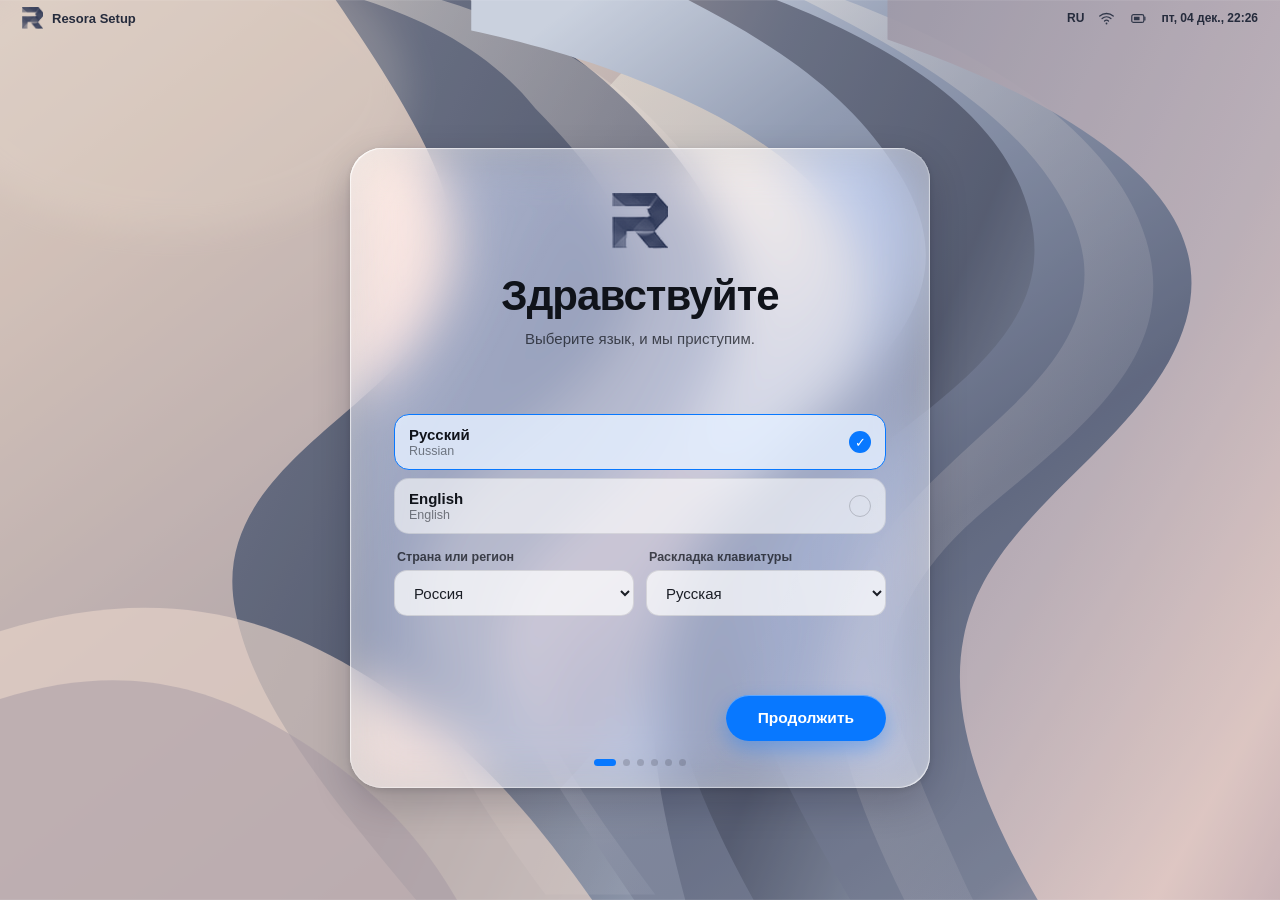
<file: ui/index.html>
<!doctype html>
<html lang="ru">
<head>
<meta charset="utf-8">
<meta name="viewport" content="width=device-width,initial-scale=1,viewport-fit=cover">
<meta name="color-scheme" content="light dark">
<title>Resora Desktop</title>
<style>
:root{--accent:#0878ff;--fg:#15151a;--muted:#73747c;--glass:rgba(248,248,252,.77);--glass-strong:rgba(250,250,253,.91);--line:rgba(255,255,255,.52);--card:rgba(245,246,251,.53);--sidebar:rgba(245,246,249,.74);--shadow:0 28px 90px rgba(10,14,31,.28),0 2px 12px rgba(10,14,31,.14);--window-radius:22px;--text-scale:1;}
*{box-sizing:border-box}html,body{height:100%;width:100%;margin:0;overflow:hidden;font-family:-apple-system,BlinkMacSystemFont,"Segoe UI",Inter,Arial,sans-serif;color:var(--fg);font-size:14px;-webkit-font-smoothing:antialiased;user-select:none}button,input{font:inherit}button{border:0;cursor:pointer;color:inherit}button:focus-visible,input:focus-visible{outline:2px solid var(--accent);outline-offset:2px}.desktop{height:100%;width:100%;position:relative;overflow:hidden;background:#6477eb;background-image:url('assets/wallpaper.svg');background-size:cover;background-position:center;isolation:isolate}.desktop:after{content:"";position:absolute;inset:0;pointer-events:none;z-index:-1;background:linear-gradient(118deg,rgba(24,23,90,.08),transparent 45%,rgba(255,210,224,.12))}.menu-bar{position:absolute;z-index:900;top:0;left:0;right:0;height:34px;display:flex;align-items:center;justify-content:space-between;padding:0 15px 0 13px;color:rgba(255,255,255,.97);text-shadow:0 1px 3px rgba(9,12,30,.42);background:linear-gradient(180deg,rgba(16,18,42,.20),rgba(16,18,42,.025));font-size:13px;font-weight:600;letter-spacing:.005em;-webkit-font-smoothing:antialiased}.menu-left,.menu-right{display:flex;align-items:center;min-width:0}.menu-left{gap:10px}.brand-mark{width:26px;height:26px;display:grid;place-items:center;flex:0 0 auto;background:transparent;border-radius:7px;padding:1px;color:rgba(255,255,255,.98);transition:background .18s,transform .18s}.brand-mark:hover{background:rgba(255,255,255,.16);transform:scale(1.04)}.brand-mark svg{width:23px;height:23px;display:block}.app-menus{display:flex;align-items:center;gap:15px;font-size:13px;font-weight:550;white-space:nowrap}.app-menus:empty{display:none}.app-menus button{background:transparent;padding:4px 0;opacity:.95}.app-menus button:hover{opacity:1}.menu-right{gap:8px;font-size:12.5px;font-weight:600;white-space:nowrap}.menu-right .status-btn{width:21px;height:24px;display:grid;place-items:center;background:transparent;border-radius:6px;padding:0;color:rgba(255,255,255,.97);opacity:1;transition:background .15s,transform .15s}.menu-right .status-btn:hover{background:rgba(255,255,255,.16);transform:translateY(-.5px)}.menu-right .status-btn svg{width:14px;height:14px;display:block}.clock{font-variant-numeric:tabular-nums;white-space:nowrap;letter-spacing:.01em;font-size:12px;font-weight:650;margin-left:2px;color:rgba(255,255,255,.98);text-shadow:0 1px 3px rgba(9,12,30,.44)}.control-popover{position:absolute;right:12px;top:39px;width:270px;padding:15px;background:rgba(249,249,252,.83);backdrop-filter:blur(35px) saturate(1.5);border:1px solid rgba(255,255,255,.55);border-radius:18px;box-shadow:var(--shadow);display:none;z-index:1000}.control-popover.open{display:block}.control-row{display:flex;align-items:center;justify-content:space-between;padding:10px 2px;border-bottom:1px solid rgba(100,100,110,.13)}.control-row:last-child{border-bottom:0}.switch{width:38px;height:22px;border-radius:99px;background:#c6c7ce;padding:3px;display:flex;transition:background .2s}.switch:after{content:"";height:16px;width:16px;background:white;border-radius:50%;box-shadow:0 1px 4px #0002;transition:transform .2s}.switch.on{background:#1684ff}.switch.on:after{transform:translateX(16px)}
.dock-wrap{position:absolute;z-index:800;bottom:9px;left:50%;transform:translateX(-50%);max-width:calc(100vw - 24px);display:flex;justify-content:center}.dock{height:76px;max-width:calc(100vw - 24px);padding:8px 10px;display:flex;align-items:center;gap:7px;border-radius:25px;background:linear-gradient(180deg,rgba(255,255,255,.20) 0%,rgba(244,247,255,.11) 35%,rgba(32,38,55,.23) 100%);border:1px solid rgba(255,255,255,.36);box-shadow:0 14px 38px rgba(12,17,35,.17),inset 0 1px 0 rgba(255,255,255,.48),inset 0 -1px 0 rgba(20,25,45,.10);backdrop-filter:blur(42px) saturate(1.62) contrast(1.03);-webkit-backdrop-filter:blur(42px) saturate(1.62) contrast(1.03)}.dock-item{width:55px;height:55px;position:relative;flex:0 0 auto;display:grid;place-items:center;background:transparent;padding:0;border-radius:14px;transform-origin:center bottom;transition:transform .18s cubic-bezier(.2,.8,.2,1),filter .18s}.dock-item:hover{transform:translateY(-7px) scale(1.12);filter:drop-shadow(0 8px 6px rgba(19,24,45,.22))}.dock-item:active{transform:translateY(-2px) scale(1.04)}.dock-item svg,.dock-item img{width:54px;height:54px;display:block;object-fit:contain;filter:drop-shadow(0 2px 2px rgba(0,0,0,.16))}.dock-item .tip{position:absolute;bottom:65px;left:50%;transform:translate(-50%,4px);padding:6px 10px;border-radius:8px;background:rgba(25,27,38,.86);color:#fff;font-size:12px;font-weight:550;white-space:nowrap;opacity:0;pointer-events:none;transition:.14s}.dock-item:hover .tip{opacity:1;transform:translate(-50%,0)}.dock-item.active:after{content:"";position:absolute;bottom:-6px;left:50%;transform:translateX(-50%);width:4px;height:4px;border-radius:50%;background:rgba(20,26,44,.88)}.dock-divider{height:43px;width:1px;background:rgba(255,255,255,.48);margin:0 1px 0 3px;flex:0 0 auto}.dock-trash{opacity:.86}
.win{position:absolute;z-index:20;display:none;flex-direction:column;overflow:hidden;min-width:360px;min-height:250px;border-radius:var(--window-radius);border:1px solid rgba(255,255,255,.56);background:rgba(250,250,252,.75);box-shadow:var(--shadow);backdrop-filter:blur(38px) saturate(1.48);-webkit-backdrop-filter:blur(38px) saturate(1.48);transform:translateZ(0);animation:window-in .2s ease-out}.win.open{display:flex}.win.focused{z-index:100}.win.maximized{left:12px!important;top:43px!important;width:calc(100vw - 24px)!important;height:calc(100vh - 128px)!important;max-width:none!important;max-height:none!important;border-radius:17px}.win-header{height:47px;flex:0 0 47px;display:flex;align-items:center;gap:13px;padding:0 15px;background:rgba(248,248,251,.46);border-bottom:1px solid rgba(80,83,100,.1);position:relative;cursor:grab}.win-header:active{cursor:grabbing}.traffic{display:flex;gap:7px;align-items:center;flex:0 0 auto}.traffic button{width:12px;height:12px;border-radius:50%;padding:0;box-shadow:inset 0 0 0 1px #00000008}.traffic .red{background:#ff5f57}.traffic .yellow{background:#febc2e}.traffic .green{background:#28c840}.win-title{font-size:14px;font-weight:650;flex:1;min-width:0;text-align:center;pointer-events:none;margin-right:66px}.win-controls{display:flex;gap:5px;align-items:center}.win-controls button{width:29px;height:28px;border-radius:7px;background:transparent;display:grid;place-items:center;color:#50515c}.win-controls button:hover{background:rgba(80,80,90,.1)}.win-controls svg{height:15px;width:15px}.win-body{min-height:0;flex:1;overflow:hidden;position:relative}.toolbar{height:56px;border-bottom:1px solid rgba(90,90,100,.12);display:flex;align-items:center;gap:12px;padding:0 18px;background:rgba(255,255,255,.25)}.back-group{height:40px;display:flex;align-items:center;border:1px solid rgba(90,90,100,.16);background:rgba(255,255,255,.39);border-radius:22px;overflow:hidden}.back-group button{height:39px;width:39px;background:transparent;display:grid;place-items:center;color:#42434d}.back-group button:hover{background:rgba(255,255,255,.45)}.back-group svg{width:18px;height:18px}.toolbar-title{font-size:16px;font-weight:650;margin-left:3px;white-space:nowrap;overflow:hidden;text-overflow:ellipsis}.toolbar-spacer{flex:1}.tool-btn{height:34px;min-width:34px;padding:0 9px;display:flex;gap:7px;align-items:center;justify-content:center;border-radius:10px;background:rgba(255,255,255,.36);border:1px solid rgba(100,100,110,.10);font-size:13px}.tool-btn:hover{background:rgba(255,255,255,.65)}.tool-btn svg{width:17px;height:17px}.searchbox{height:34px;width:205px;display:flex;align-items:center;gap:7px;padding:0 10px;background:rgba(255,255,255,.48);border:1px solid rgba(100,100,110,.12);border-radius:10px}.searchbox svg{width:16px;height:16px;color:#70717b;flex:0 0 auto}.searchbox input{border:0;outline:none;background:transparent;min-width:0;width:100%;font-size:13px;color:var(--fg)}
/* Settings */
.settings-win{width:min(1000px,calc(100vw - 42px));height:min(650px,calc(100vh - 132px));left:50%;top:50%;transform:translate(-50%,-50%)}.settings-body{display:grid;grid-template-columns:246px 1fr;background:rgba(255,255,255,.21)}.settings-sidebar{padding:14px 11px;background:rgba(235,236,242,.55);border-right:1px solid rgba(100,100,110,.10);overflow:auto}.settings-search{height:34px;border:1px solid rgba(100,100,110,.13);border-radius:18px;display:flex;align-items:center;padding:0 10px;gap:8px;background:rgba(255,255,255,.37);margin:2px 3px 17px}.settings-search svg{width:15px;height:15px;color:#747580}.settings-search input{border:0;outline:0;background:transparent;width:100%;min-width:0}.settings-nav{display:flex;flex-direction:column;gap:4px}.settings-nav button{display:flex;align-items:center;gap:11px;min-height:37px;padding:7px 10px;text-align:left;background:transparent;border-radius:9px;font-size:13.5px;color:#30313a}.settings-nav button.active{background:var(--accent);color:white}.settings-nav svg{width:19px;height:19px;flex:0 0 auto}.settings-content{overflow:auto;padding:24px 28px 32px}.page-heading{font-size:25px;letter-spacing:-.025em;font-weight:700;margin:0 0 20px}.section-label{font-size:14px;font-weight:650;margin:23px 0 10px}.setting-card{background:rgba(242,243,247,.66);border:1px solid rgba(255,255,255,.53);border-radius:16px;padding:15px 16px;margin-bottom:11px}.setting-row{display:flex;align-items:center;gap:15px;min-height:55px}.setting-row+.setting-row{border-top:1px solid rgba(100,100,110,.12);padding-top:12px;margin-top:12px}.setting-label{flex:1;font-size:14px}.setting-sub{color:var(--muted);font-size:12px;margin-top:4px}.theme-options{display:flex;gap:12px}.theme-option{width:78px;padding:4px;background:transparent;border:2px solid transparent;border-radius:12px;text-align:center;font-size:12px;font-weight:600}.theme-option.selected{border-color:var(--accent)}.theme-swatch{height:47px;border-radius:8px;margin-bottom:6px;border:1px solid rgba(0,0,0,.09);box-shadow:inset 0 1px 0 #ffffff55}.theme-light{background:linear-gradient(145deg,#fafbff,#c9d7ef)}.theme-dark{background:linear-gradient(145deg,#303340,#111522)}.theme-auto{background:linear-gradient(90deg,#f8f9ff 50%,#252a39 50%)}.range-row{display:flex;gap:12px;align-items:center;color:var(--muted);font-size:12px}.range-row input{width:100%;accent-color:var(--accent)}.accent-list{display:flex;align-items:center;gap:11px;flex-wrap:wrap}.accent-dot{height:25px;width:25px;border-radius:50%;border:2px solid rgba(255,255,255,.88);box-shadow:0 0 0 1px rgba(0,0,0,.09);padding:0}.accent-dot.selected{box-shadow:0 0 0 2px var(--accent),0 0 0 4px rgba(255,255,255,.8)}.appearance-preview{height:123px;border-radius:12px;overflow:hidden;position:relative;background:linear-gradient(120deg,#4d51dc,#8fa3eb 55%,#e9abc6);border:1px solid rgba(255,255,255,.7);margin-top:14px}.mini-window{position:absolute;left:13%;right:13%;top:14px;bottom:-20px;border-radius:10px 10px 0 0;background:rgba(250,250,252,.75);backdrop-filter:blur(9px);box-shadow:0 5px 15px #131f4625}.mini-top{height:20px;border-bottom:1px solid #aaa3;background:#f4f4f4;border-radius:10px 10px 0 0}.mini-dot{display:inline-block;width:6px;height:6px;border-radius:50%;background:#ff6159;margin:7px 0 0 7px}.small-note{font-size:12px;line-height:1.5;color:var(--muted)}.pill-button{border-radius:9px;padding:8px 12px;background:var(--accent);color:white;font-size:13px;font-weight:600}.pill-button.secondary{background:rgba(110,113,126,.12);color:var(--fg)}
/* Finder */
.files-win{width:min(1050px,calc(100vw - 42px));height:min(625px,calc(100vh - 134px));left:50%;top:48%;transform:translate(-50%,-50%)}.files-body{display:grid;grid-template-columns:235px 1fr}.files-sidebar{background:rgba(235,236,242,.56);border-right:1px solid rgba(100,100,110,.1);padding:13px 10px;overflow:auto}.sidebar-caption{font-size:11px;letter-spacing:.02em;font-weight:700;color:#777985;margin:15px 9px 7px}.sidebar-link{display:flex;align-items:center;gap:10px;height:34px;border-radius:9px;padding:0 10px;margin:2px 0;background:transparent;width:100%;text-align:left;font-size:13.5px}.sidebar-link.active{background:rgba(120,122,131,.16)}.sidebar-link svg{width:17px;height:17px;color:#287dff;flex:0 0 auto}.files-main{display:flex;flex-direction:column;min-width:0;min-height:0}.files-main .toolbar{height:58px;flex:0 0 auto}.file-grid{padding:21px 25px;display:grid;grid-template-columns:repeat(auto-fill,minmax(105px,1fr));grid-auto-rows:115px;align-content:start;gap:8px;overflow:auto;flex:1}.file-tile{border:1px solid transparent;border-radius:10px;background:transparent;display:flex;flex-direction:column;align-items:center;gap:7px;padding:9px 5px 7px;min-width:0}.file-tile:hover{background:rgba(100,147,255,.10);border-color:rgba(100,147,255,.12)}.file-tile.selected{background:rgba(55,122,255,.16);border-color:rgba(35,113,255,.3)}.file-tile svg{height:51px;width:51px;flex:0 0 auto;filter:drop-shadow(0 2px 2px #00000010)}.file-tile span{font-size:12px;line-height:1.2;text-align:center;max-width:100%;overflow-wrap:anywhere}.files-status{height:29px;flex:0 0 29px;border-top:1px solid rgba(100,100,110,.12);padding:6px 18px;color:#7a7d88;font-size:11.5px;display:flex;gap:7px;align-items:center}.breadcrumb{white-space:nowrap;overflow:hidden;text-overflow:ellipsis;flex:1}.files-empty{grid-column:1/-1;color:var(--muted);font-size:13px;padding:26px}
/* Weather */
.weather-win{width:min(1230px,calc(100vw - 30px));height:min(790px,calc(100vh - 105px));left:50%;top:47%;transform:translate(-50%,-50%);background:rgba(42,56,101,.73);border-color:rgba(255,255,255,.53);color:#fff;backdrop-filter:blur(40px) saturate(1.45)}.weather-win .win-header{background:rgba(28,38,69,.38);border-bottom-color:rgba(255,255,255,.15);color:white}.weather-win .traffic{gap:7px}.weather-win .win-title{color:rgba(255,255,255,.88)}.weather-win .win-controls button{color:white}.weather-win .win-controls button:hover{background:#ffffff22}.weather-win .win-body{background:linear-gradient(145deg,rgba(38,68,125,.60),rgba(91,115,168,.38) 55%,rgba(205,150,173,.34));display:grid;grid-template-columns:260px minmax(0,1fr)}.weather-sidebar{background:rgba(25,30,45,.50);padding:13px 11px;display:flex;flex-direction:column;min-width:0;overflow:hidden;border-right:1px solid #ffffff12}.weather-side-top{display:flex;align-items:center;justify-content:flex-end;height:30px;flex:0 0 30px;margin-bottom:12px}.weather-city-search{height:33px;border:1px solid #ffffff27;background:#ffffff20;display:flex;align-items:center;gap:7px;padding:0 10px;border-radius:12px;margin-bottom:12px}.weather-city-search svg{width:16px;height:16px;color:#d7e1f7;flex:0 0 auto}.weather-city-search input{background:transparent;border:0;outline:0;min-width:0;width:100%;color:#fff;font-size:12px}.weather-city-search input::placeholder{color:#ffffff99}.city-results{position:relative;z-index:4;max-height:138px;overflow:auto}.city-results button{display:block;width:100%;text-align:left;padding:8px 10px;border-radius:8px;background:#ffffff15;color:white;margin-bottom:3px}.city-results button:hover{background:#ffffff27}.city-list{display:flex;flex-direction:column;gap:7px;overflow:auto;min-height:0;padding-right:1px}.city-card{height:82px;min-height:82px;border:1px solid rgba(255,255,255,.12);border-radius:13px;background:linear-gradient(125deg,rgba(211,226,252,.36),rgba(175,195,232,.19));padding:10px 11px;cursor:pointer;position:relative;overflow:hidden;color:white;text-align:left;transition:.15s}.city-card:before{content:"";position:absolute;inset:0;opacity:.20;background:radial-gradient(ellipse at 80% 15%,#fff 0,transparent 45%);pointer-events:none}.city-card:hover{background:linear-gradient(125deg,rgba(211,226,252,.48),rgba(175,195,232,.28))}.city-card.active{border:2px solid rgba(255,255,255,.92);padding:9px 10px;background:linear-gradient(125deg,rgba(210,224,254,.40),rgba(175,195,232,.25));box-shadow:0 0 0 1px rgba(30,50,94,.2)}.city-name{font-size:14px;font-weight:700;white-space:nowrap;overflow:hidden;text-overflow:ellipsis;max-width:calc(100% - 63px)}.city-time{font-size:10px;color:#ffffffbf;margin-top:1px}.city-temp{position:absolute;right:10px;top:7px;font-size:29px;font-weight:300;letter-spacing:-.045em;font-variant-numeric:tabular-nums}.city-desc{position:absolute;left:10px;bottom:8px;font-size:10px;color:#ffffffd4;white-space:nowrap;overflow:hidden;text-overflow:ellipsis;max-width:calc(100% - 20px)}.weather-main{padding:16px 17px 18px;overflow:auto;min-width:0}.wx-heading{text-align:center;min-height:132px;padding:4px 0 10px;position:relative}.wx-location{font-size:28px;line-height:1.15;font-weight:400;letter-spacing:-.035em}.wx-condition{font-size:13px;color:#ffffffdf;margin-top:5px}.wx-temp{font-size:55px;line-height:1.07;font-weight:250;letter-spacing:-.055em;margin-top:1px;font-variant-numeric:tabular-nums}.wx-temp .degree{font-size:.6em;vertical-align:top;margin-left:2px}.wx-high-low{font-size:12px;color:#ffffffdd;margin-top:1px}.wx-grid{display:grid;grid-template-columns:minmax(0,1fr) minmax(0,1fr) minmax(210px,.95fr);gap:10px;align-items:stretch}.wx-card{border:1px solid rgba(255,255,255,.09);background:rgba(44,67,119,.36);border-radius:17px;padding:12px 13px;min-width:0;box-shadow:inset 0 1px 0 rgba(255,255,255,.035)}.wx-card-title{font-size:10px;font-weight:700;letter-spacing:.025em;color:#ffffffb8;display:flex;align-items:center;gap:7px;text-transform:uppercase;margin-bottom:10px}.wx-card-title svg{width:14px;height:14px}.hourly-card{grid-column:1/3;padding:11px 12px 10px}.hourly-summary{font-size:10px;color:#ffffffd9;padding-bottom:9px;margin-bottom:5px;border-bottom:1px solid #ffffff26;white-space:nowrap;overflow:hidden;text-overflow:ellipsis}.hourly-list{display:grid;grid-template-columns:repeat(12,minmax(42px,1fr));gap:2px;overflow-x:auto;padding-bottom:1px}.hour-cell{text-align:center;display:flex;align-items:center;flex-direction:column;gap:7px;min-width:0;font-size:10px;color:#ffffffd7;padding:5px 0}.hour-cell svg{height:19px;width:19px;color:#ffd755;flex:0 0 auto}.hour-cell strong{font-size:13px;font-weight:600;color:#fff}.daily-card{grid-row:span 3;grid-column:1;min-height:330px}.daily-list{display:flex;flex-direction:column}.daily-row{min-height:32px;display:grid;grid-template-columns:50px 24px 32px minmax(45px,1fr) 25px;align-items:center;gap:5px;border-bottom:1px solid #ffffff20;font-size:11px;color:#ffffffeb}.daily-row:last-child{border-bottom:0}.daily-row svg{width:18px;height:18px}.day-name{white-space:nowrap}.rain-prob{font-size:8px;color:#70eaff;text-align:center;line-height:1}.temp-bar{height:4px;border-radius:10px;background:#ffffff30;position:relative;overflow:hidden}.temp-bar span{height:100%;position:absolute;top:0;border-radius:10px;background:linear-gradient(90deg,#d3db69,#ffb536)}.day-high,.day-low{font-variant-numeric:tabular-nums;text-align:right}.day-low{color:#ffffff8c;text-align:left}.metric-grid{display:grid;grid-template-columns:1fr 1fr;gap:9px;align-content:start}.metric-card{min-height:102px;display:flex;flex-direction:column}.metric-value{font-size:29px;line-height:1.12;font-weight:300;letter-spacing:-.035em;margin-top:2px}.metric-sub{font-size:11px;color:#ffffffda;margin-top:5px}.quality-bar{height:4px;border-radius:10px;background:linear-gradient(90deg,#55c96d,#d5d94b,#ffac39,#ea4f4f,#b72d47);position:relative;margin-top:12px}.quality-bar:after{content:"";position:absolute;top:-3px;left:11%;height:10px;width:3px;border-radius:5px;background:#fff;box-shadow:0 0 5px #fff}.mini-copy{font-size:10px;color:#ffffffcf;line-height:1.45;margin-top:auto;padding-top:8px}.wind-dial{height:72px;display:flex;align-items:center;justify-content:space-between;margin-top:auto}.wind-lines{height:70px;width:70px;border:1px dashed #ffffff60;border-radius:50%;position:relative;display:grid;place-items:center;font-size:10px}.wind-lines:before,.wind-lines:after{content:"";position:absolute;background:#ffffff35}.wind-lines:before{width:1px;height:100%}.wind-lines:after{height:1px;width:100%}.wind-arrow{position:absolute;left:50%;top:11px;height:24px;width:2px;background:#fff;transform:translateX(-50%) rotate(32deg);transform-origin:bottom}.wind-arrow:before{content:"";position:absolute;top:-1px;left:-4px;border-left:5px solid transparent;border-right:5px solid transparent;border-bottom:7px solid white}.radar-card{min-height:218px;overflow:hidden}.radar-placeholder{border-radius:12px;height:157px;background:linear-gradient(180deg,rgba(37,60,102,.45),rgba(31,39,65,.55));position:relative;overflow:hidden;display:flex;align-items:center;justify-content:center}.radar-cloud{position:absolute;inset:-10%;background:radial-gradient(ellipse at 20% 28%,rgba(76,102,255,.84),transparent 19%),radial-gradient(ellipse at 31% 19%,rgba(17,185,236,.60),transparent 12%),radial-gradient(ellipse at 45% 27%,rgba(90,115,255,.7),transparent 12%),radial-gradient(ellipse at 76% 55%,rgba(64,81,143,.35),transparent 28%);filter:blur(9px);opacity:.9}.radar-pin{position:relative;width:28px;height:28px;display:grid;place-items:center;border-radius:50%;background:#e6ebff;color:#25314e;border:2px solid #25314e;font-weight:700;font-size:12px;box-shadow:0 2px 6px #0006}.radar-label{position:absolute;left:0;right:0;top:calc(50% + 19px);text-align:center;font-size:9px}.open-radar{position:absolute;inset:auto 8px 8px;z-index:2;height:28px;border-radius:8px;background:#ffffffdc;color:#182545;font-size:11px;font-weight:650;opacity:0;transition:.15s}.radar-card:hover .open-radar{opacity:1}.alert-card{min-height:105px}.alert-heading{font-size:15px;font-weight:700}.alert-desc{font-size:10px;line-height:1.4;color:#ffffffc7;margin-top:6px}.extra-card{min-height:90px}.moon-graphic{width:44px;height:44px;border-radius:50%;background:radial-gradient(circle at 38% 35%,#e6e3da,#aaaebc 56%,#6f7899);box-shadow:inset -8px -4px 15px #252a48,0 1px 10px #ffffff20;align-self:flex-end;float:right;margin-top:-24px}.weather-error{font-size:11px;color:#ffdfdf;text-align:center;padding:5px 12px}.hidden{display:none!important}
/* Other app windows */
.simple-body{padding:20px;overflow:auto}.terminal{background:#171920;color:#e5e7eb;font:13px/1.65 Consolas,monospace;height:100%;padding:16px;overflow:auto}.terminal .green{color:#6ee7a0}.terminal .muted{color:#9ca3af}.notes-area{width:100%;height:100%;border:0;outline:0;resize:none;padding:24px;background:rgba(255,255,255,.4);font:16px/1.6 ui-monospace,Consolas,monospace;color:var(--fg)}.calc{display:grid;grid-template-columns:repeat(4,1fr);gap:8px;max-width:315px;margin:15px auto}.calc-display{grid-column:1/-1;background:rgba(100,100,110,.10);border-radius:12px;padding:17px 12px;text-align:right;font-size:32px;font-variant-numeric:tabular-nums;overflow:hidden}.calc button{height:54px;border-radius:14px;background:rgba(255,255,255,.48);font-size:18px;font-weight:500}.calc button:hover{background:rgba(255,255,255,.8)}.calc button.op{background:#ff9f0a;color:white}.toast{position:absolute;z-index:1100;left:50%;top:48px;transform:translateX(-50%) translateY(-8px);opacity:0;pointer-events:none;background:rgba(28,31,46,.85);color:white;padding:9px 14px;border:1px solid #ffffff30;border-radius:12px;backdrop-filter:blur(15px);transition:.2s;white-space:nowrap;font-size:13px}.toast.show{opacity:1;transform:translateX(-50%) translateY(0)}.dark-theme{--fg:#f3f4fa;--muted:#a3a6b5;--glass:rgba(36,39,51,.80);--glass-strong:rgba(40,43,56,.94);--line:rgba(255,255,255,.16);--card:rgba(44,47,61,.70);--sidebar:rgba(32,35,48,.78);color:var(--fg)}.dark-theme .win:not(.weather-win){background:rgba(38,41,54,.80);border-color:#ffffff20}.dark-theme .win-header,.dark-theme .toolbar{background:rgba(27,29,41,.40);border-color:#ffffff15}.dark-theme .settings-sidebar,.dark-theme .files-sidebar{background:rgba(25,27,39,.48);border-color:#ffffff12}.dark-theme .setting-card,.dark-theme .back-group,.dark-theme .tool-btn,.dark-theme .searchbox,.dark-theme .settings-search{background:rgba(90,92,108,.25);border-color:#ffffff13}.dark-theme .settings-nav button{color:#e6e8f2}.dark-theme .settings-nav button.active{color:white}.dark-theme .setting-sub,.dark-theme .small-note,.dark-theme .searchbox svg{color:#b9bdcb}.dark-theme .theme-option{color:#eee}.dark-theme .city-card{background:linear-gradient(125deg,rgba(160,180,224,.31),rgba(108,133,187,.16))}
@keyframes window-in{from{opacity:0;filter:blur(4px)}to{opacity:1;filter:blur(0)}}
@media(max-width:1020px){.weather-win{height:calc(100vh - 100px)}.weather-win .win-body{grid-template-columns:220px minmax(0,1fr)}.weather-main{padding:12px}.wx-grid{grid-template-columns:1fr 1fr}.hourly-card{grid-column:1/-1}.daily-card{grid-row:span 3;grid-column:1}.wx-grid>.wx-card.radar-card,.wx-grid>.wx-card.alert-card{grid-column:auto}.weather-grid{grid-template-columns:1fr 1fr}.menu-right{gap:8px}.clock{font-size:13px}.wx-heading{min-height:128px}.wx-temp{font-size:48px}}
@media(max-width:760px){.menu-bar{height:32px;padding:0 9px}.menu-right{gap:7px}.menu-right .status-btn{width:21px}.menu-right .status-btn svg{width:14px;height:14px}.clock{font-size:12px}.dock{height:66px;padding:6px 7px;gap:3px;border-radius:21px}.dock-item{width:45px;height:49px}.dock-item svg{width:46px;height:46px}.dock-divider{height:35px}.win{min-width:0;border-radius:16px}.settings-win,.files-win{width:calc(100vw - 14px);height:calc(100vh - 108px);top:45%;}.settings-body{grid-template-columns:145px minmax(0,1fr)}.settings-sidebar{padding:10px 6px}.settings-nav button{gap:6px;padding:7px 6px;font-size:11px}.settings-nav svg{width:15px;height:15px}.settings-content{padding:17px 13px}.page-heading{font-size:21px}.theme-options{gap:3px}.theme-option{width:61px;font-size:10px}.theme-swatch{height:39px}.files-body{grid-template-columns:125px minmax(0,1fr)}.files-sidebar{padding:10px 5px}.sidebar-link{font-size:11px;gap:5px;padding:0 6px}.sidebar-link svg{width:15px;height:15px}.file-grid{padding:12px 8px;grid-template-columns:repeat(auto-fill,minmax(74px,1fr));grid-auto-rows:94px;gap:3px}.file-tile svg{height:42px;width:42px}.file-tile span{font-size:10px}.toolbar{padding:0 8px;gap:5px}.searchbox{width:110px}.toolbar-title{font-size:13px}.tool-btn{min-width:29px;padding:0 6px}.weather-win{width:calc(100vw - 8px);height:calc(100vh - 93px);top:45%;}.weather-win .win-body{grid-template-columns:150px minmax(0,1fr)}.weather-sidebar{padding:8px 5px}.city-card{height:70px;min-height:70px;padding:7px}.city-card.active{padding:6px}.city-name{font-size:11px;max-width:calc(100% - 43px)}.city-temp{font-size:22px;right:6px}.city-desc{font-size:9px;left:7px;max-width:calc(100% - 14px);bottom:6px}.weather-main{padding:8px}.wx-location{font-size:22px}.wx-temp{font-size:40px}.wx-heading{min-height:117px}.wx-grid{grid-template-columns:minmax(0,1fr)}.hourly-card,.daily-card{grid-column:auto;grid-row:auto}.hourly-list{grid-template-columns:repeat(12,42px)}.daily-card{min-height:0}.daily-row{grid-template-columns:44px 20px 25px minmax(25px,1fr) 21px;gap:3px}.metric-grid{grid-template-columns:1fr 1fr}.radar-card,.alert-card{grid-column:auto}.metric-value{font-size:23px}.wx-card{padding:9px}.wx-card-title{font-size:9px}.radar-placeholder{height:120px}.win-title{margin-right:0;text-align:left}.win-header{gap:9px;padding:0 9px}.traffic{gap:5px}.traffic button{width:10px;height:10px}}

/* macOS 27 Golden Gate reference pass: transparent menubar, correct status glyphs, tinted Liquid Glass Dock */
.menu-bar{height:29px;padding:0 18px 0 14px;gap:12px;color:rgba(255,255,255,.94);text-shadow:0 1px 2px rgba(0,0,0,.38);background:linear-gradient(180deg,rgba(13,17,25,.31) 0%,rgba(13,17,25,.16) 72%,rgba(13,17,25,.035) 100%);backdrop-filter:blur(16px) saturate(1.22);-webkit-backdrop-filter:blur(16px) saturate(1.22);font-size:12.5px;font-weight:450;letter-spacing:0;-webkit-font-smoothing:antialiased}
.menu-left,.menu-right{min-width:0;display:flex;align-items:center}
.menu-left{gap:13px}
.brand-mark{width:22px;height:24px;padding:0;background:transparent;color:rgba(255,255,255,.96);border-radius:5px;display:grid;place-items:center;flex:0 0 auto}
.brand-mark:hover{background:rgba(255,255,255,.12);transform:none}
.brand-mark svg{width:19px;height:19px;display:block;filter:drop-shadow(0 1px 1px rgba(0,0,0,.18))}
.app-menus{display:flex;align-items:center;gap:13px;min-width:0;white-space:nowrap;font-size:12.5px;font-weight:450;color:rgba(255,255,255,.92)}
.app-name{font-weight:650;color:rgba(255,255,255,.98);margin-right:1px;letter-spacing:.005em}
.app-menus button{padding:3px 0;background:transparent;color:rgba(255,255,255,.92);font-size:inherit;font-weight:450;text-shadow:inherit;opacity:.96}
.app-menus button:hover{opacity:1;color:#fff}
.menu-right{gap:10px;font-size:12px;font-weight:500;color:rgba(255,255,255,.94);white-space:nowrap}
.menu-right .status-btn{width:15px;height:22px;min-width:15px;display:grid;place-items:center;background:transparent;border-radius:4px;padding:0;color:rgba(255,255,255,.94);opacity:1;transition:background .14s,opacity .14s}
.menu-right .status-btn:hover{background:rgba(255,255,255,.12);transform:none}
.menu-right .status-btn svg{width:13px;height:13px;display:block;overflow:visible;filter:drop-shadow(0 1px 1px rgba(0,0,0,.28))}
.menu-right .status-btn[aria-label="Заряд батареи"] svg{width:14px;height:14px}
.clock{font-variant-numeric:tabular-nums;white-space:nowrap;letter-spacing:.005em;font-size:12px;font-weight:500;margin-left:3px;color:rgba(255,255,255,.94);text-shadow:0 1px 2px rgba(0,0,0,.34)}
.dock{height:75px;max-width:calc(100vw - 24px);padding:7px 10px;display:flex;align-items:center;gap:7px;border-radius:24px;background:linear-gradient(180deg,rgba(39,44,57,.22),rgba(28,33,46,.16));border:1px solid rgba(255,255,255,.39);box-shadow:0 10px 32px rgba(5,9,19,.17),inset 0 1px 0 rgba(255,255,255,.28),inset 0 -1px 0 rgba(255,255,255,.045);backdrop-filter:blur(50px) saturate(1.8) brightness(1.07);-webkit-backdrop-filter:blur(50px) saturate(1.8) brightness(1.07)}
.dock-divider{background:rgba(255,255,255,.42);box-shadow:0 0 1px rgba(255,255,255,.22)}
.dock-item.active:after{background:rgba(255,255,255,.96);box-shadow:0 0 4px rgba(255,255,255,.45)}
.spotlight-popover{position:absolute;z-index:1002;top:43px;left:50%;transform:translateX(-50%);width:min(520px,calc(100vw - 28px));padding:10px;border-radius:19px;background:rgba(31,35,46,.74);color:#f8f9fc;border:1px solid rgba(255,255,255,.24);box-shadow:0 20px 62px rgba(0,0,0,.3),inset 0 1px 0 rgba(255,255,255,.14);backdrop-filter:blur(40px) saturate(1.6);-webkit-backdrop-filter:blur(40px) saturate(1.6);display:none}
.spotlight-popover.open{display:block}
.spotlight-search{height:46px;display:flex;align-items:center;gap:11px;padding:0 13px;border-radius:12px;background:rgba(255,255,255,.11);border:1px solid rgba(255,255,255,.12)}
.spotlight-search>svg{width:19px;height:19px;flex:0 0 auto;color:rgba(255,255,255,.75)}
.spotlight-search input{width:100%;min-width:0;border:0;outline:0;background:transparent;color:white;font-size:16px;font-weight:450;user-select:text}
.spotlight-search input::placeholder{color:rgba(255,255,255,.59)}
.spotlight-results{display:grid;grid-template-columns:1fr 1fr;gap:5px;margin-top:8px}
.spotlight-results button{display:flex;align-items:center;gap:10px;min-width:0;padding:8px 10px;text-align:left;border-radius:11px;background:transparent;color:rgba(255,255,255,.95)}
.spotlight-results button:hover{background:rgba(255,255,255,.13)}
.spotlight-results button svg{width:31px;height:31px;flex:0 0 auto}
.spotlight-results button span{flex:1;min-width:0;overflow:hidden;text-overflow:ellipsis;white-space:nowrap;font-size:12px}
.spotlight-results kbd{font-size:10px;color:rgba(255,255,255,.55)}
.spotlight-empty{padding:18px 12px;color:rgba(255,255,255,.65);font-size:13px}
@media(max-width:760px){.menu-bar{height:30px;padding:0 10px;gap:5px}.menu-left{gap:7px}.brand-mark{width:20px}.brand-mark svg{width:17px;height:17px}.app-menus{gap:8px;font-size:11px}.menu-right{gap:6px}.menu-right .status-btn{width:13px;min-width:13px;height:21px}.menu-right .status-btn svg{width:12px;height:12px}.clock{font-size:10.5px;margin-left:0}.dock{height:66px;padding:6px 7px;gap:3px;border-radius:21px;backdrop-filter:blur(36px) saturate(1.6);-webkit-backdrop-filter:blur(36px) saturate(1.6)}.spotlight-results{grid-template-columns:1fr}}

</style>

<style id="resora-dock-menubar-v3">
/* Refined after direct comparison with the supplied macOS 27 Golden Gate hero. */
.menu-bar{height:38px;padding:0 22px 0 17px;background:linear-gradient(180deg,rgba(18,21,33,.27),rgba(18,21,33,.02));color:#fff;text-shadow:0 1px 3px rgba(0,0,0,.58);font-size:14px;font-weight:600;letter-spacing:0;-webkit-font-smoothing:antialiased}
.menu-left{gap:10px}.brand-mark{width:32px;height:32px;border-radius:8px;padding:0;color:rgba(255,255,255,.98);background:transparent}.brand-mark svg{width:27px;height:27px;filter:drop-shadow(0 1px 2px rgba(0,0,0,.22))}.brand-mark img{width:28px;height:28px;object-fit:contain;display:block}
.app-menus{gap:14px;font-size:14px;font-weight:550}.app-menus button{padding:3px 0}.app-menus .app-name{font-weight:700;margin-right:1px}
.menu-right{gap:11px;font-size:15px;font-weight:600}.menu-right .status-btn{width:29px;min-width:29px;height:30px;border-radius:7px;padding:0;color:rgba(255,255,255,.98)}.menu-right .status-btn svg{width:23px;height:23px;filter:drop-shadow(0 1px 2px rgba(0,0,0,.3))}.clock{font-size:15.5px;font-weight:600;letter-spacing:.01em;margin-left:3px;color:#fff;text-shadow:0 1px 3px rgba(0,0,0,.55)}
.dock-wrap{bottom:9px;max-width:calc(100vw - 28px);width:max-content;isolation:isolate}.dock{height:83px;max-width:calc(100vw - 28px);padding:8px 13px;gap:5px;border-radius:23px;background:linear-gradient(180deg,rgba(46,50,61,.20),rgba(29,33,43,.29));border:1px solid rgba(255,255,255,.24);box-shadow:0 12px 38px rgba(0,0,0,.25),inset 0 1px 0 rgba(255,255,255,.17),inset 0 -1px 0 rgba(255,255,255,.05);backdrop-filter:blur(54px) saturate(1.32) brightness(.96);-webkit-backdrop-filter:blur(54px) saturate(1.32) brightness(.96);overflow:visible;scrollbar-width:none;}
.dock::-webkit-scrollbar{display:none}.dock-item{width:54px;height:61px;flex:0 0 54px;border-radius:14px;position:relative;display:grid;place-items:center;overflow:visible}.dock-item svg{width:53px;height:53px;filter:drop-shadow(0 3px 3px rgba(0,0,0,.22));overflow:visible}.dock-item:hover{transform:translateY(-9px) scale(1.13);filter:drop-shadow(0 7px 6px rgba(5,8,18,.30))}.dock-item .tip{bottom:69px;background:rgba(21,23,29,.88);border:1px solid rgba(255,255,255,.16);backdrop-filter:blur(18px);font-size:12px}.dock-item.active:after{bottom:-4px;background:rgba(255,255,255,.93);box-shadow:0 0 3px rgba(0,0,0,.2)}.dock-divider{height:46px;width:1px;background:rgba(255,255,255,.57);margin:0 4px;flex:0 0 1px}.dock-trash{opacity:.95}.dock-trash svg{width:51px;height:54px}
@media(max-width:1350px){.dock{height:76px;gap:3px;padding:6px 9px}.dock-item{width:48px;flex-basis:48px;height:57px}.dock-item svg{width:47px;height:47px}.dock-divider{height:40px;margin:0 2px}.menu-bar{padding-right:14px}.menu-right{gap:7px}.menu-right .status-btn{width:24px;min-width:24px}.menu-right .status-btn svg{width:20px;height:20px}.clock{font-size:14px}}
@media(max-width:950px){.dock-item[data-launch="messages"],.dock-item[data-launch="mail"],.dock-item[data-launch="maps"],.dock-item[data-launch="facetime"],.dock-item[data-launch="reminders"],.dock-item[data-launch="tv"]{display:none}.dock{gap:4px}.menu-right{gap:5px}.menu-right .status-btn{width:22px;min-width:22px}.menu-right .status-btn svg{width:17px;height:17px}.clock{font-size:13px}}
@media(max-width:760px){.menu-bar{height:34px;padding:0 9px 0 7px}.brand-mark{width:26px;height:28px}.brand-mark svg{width:23px;height:23px}.brand-mark img{width:24px;height:24px}.app-menus{gap:8px;font-size:11px}.menu-right .status-btn{width:20px;min-width:20px;height:22px}.menu-right .status-btn svg{width:15px;height:15px}.clock{font-size:11px}.dock-wrap{bottom:6px;max-width:calc(100vw - 12px)}.dock{height:65px;padding:5px 6px;gap:2px;border-radius:18px;max-width:calc(100vw - 12px)}.dock-item{width:40px;flex-basis:40px;height:49px}.dock-item svg{width:39px;height:39px}.dock-divider{height:32px;margin:0 2px}}
</style>

<style id="resora-bar-icon-size-final">
.menu-bar .menu-right .status-btn{width:29px!important;min-width:29px!important;height:31px!important;padding:0!important;}
.menu-bar .menu-right .status-btn svg{width:24px!important;height:24px!important;display:block!important;}
.menu-bar .clock{font-size:15.5px!important;font-weight:600!important;}
@media(max-width:1350px){.menu-bar .menu-right .status-btn{width:25px!important;min-width:25px!important}.menu-bar .menu-right .status-btn svg{width:21px!important;height:21px!important}.menu-bar .clock{font-size:14.5px!important}}
@media(max-width:760px){.menu-bar .menu-right .status-btn{width:20px!important;min-width:20px!important;height:23px!important}.menu-bar .menu-right .status-btn svg{width:16px!important;height:16px!important}.menu-bar .clock{font-size:11px!important}}
</style>

<style id="resora-settings-weather-v6">
/* System Settings: based on the supplied macOS 27 screenshot */
.settings-win{width:min(1280px,calc(100vw - 54px));height:min(824px,calc(100vh - 136px));left:50%;top:47%;transform:translate(-50%,-50%);border-radius:30px;background:#fdfdfd;border-color:rgba(255,255,255,.78);box-shadow:0 28px 90px rgba(16,22,42,.28),0 2px 8px rgba(14,18,28,.12)}
.settings-win>.win-header{display:none}
.settings-body{height:100%;display:grid;grid-template-columns:374px minmax(0,1fr);background:#fff;min-height:0}
.settings-sidebar{display:flex;flex-direction:column;min-width:0;padding:18px 15px 16px;background:rgba(235,235,238,.94);border-right:1px solid rgba(70,70,80,.09);overflow:hidden;color:#242428}
.settings-sidebar-head{display:flex;align-items:center;justify-content:space-between;height:28px;flex:0 0 28px;padding:0 5px 0 4px;margin-bottom:14px}
.settings-traffic{gap:10px}.settings-traffic button,.weather-traffic button{width:13px;height:13px}
.settings-sidebar-toggle,.weather-sidebar-toggle{width:30px;height:30px;border-radius:9px;background:transparent;color:#5f6067;display:grid;place-items:center;padding:0}.settings-sidebar-toggle:hover,.weather-sidebar-toggle:hover{background:rgba(0,0,0,.06)}.settings-sidebar-toggle svg,.weather-sidebar-toggle svg{width:20px;height:20px}
.settings-search{height:38px;flex:0 0 38px;border:1px solid rgba(80,80,90,.13);border-radius:20px;display:flex;align-items:center;padding:0 12px;gap:9px;background:rgba(255,255,255,.62);margin:0 2px 13px;box-shadow:inset 0 1px 1px rgba(10,10,20,.025)}
.settings-search:focus-within{outline:3px solid rgba(55,133,255,.34);border-color:#77a8f7;background:#fff}
.settings-search svg{width:17px;height:17px;color:#6d6e74;flex:0 0 auto}.settings-search input{border:0;outline:0;background:transparent;width:100%;min-width:0;font-size:14px;color:#222226}.settings-search input::placeholder{color:#8b8c92}
.settings-account,.settings-family{display:flex;align-items:center;gap:12px;width:100%;text-align:left;background:transparent;padding:8px 8px;border-radius:12px;min-height:62px;color:#222226}.settings-account:hover,.settings-family:hover{background:rgba(0,0,0,.045)}
.settings-avatar{width:48px;height:48px;border-radius:50%;overflow:hidden;display:block;flex:0 0 auto;box-shadow:0 1px 4px #0002}.settings-avatar>svg:first-child{width:48px;height:48px;display:block}.settings-account-copy{display:flex;flex-direction:column;gap:4px;min-width:0;flex:1}.settings-account-copy b{font-size:15px;font-weight:650}.settings-account-copy small{font-size:12px;color:#73747b}.settings-chevron{width:14px;height:14px;color:#999aa0;flex:0 0 auto}
.settings-family{min-height:48px;margin:2px 0 10px;padding:6px 10px;font-size:14px;font-weight:550}.family-symbol{width:30px;height:30px;display:grid;place-items:center;border-radius:9px;background:#e0e1e7;color:#62636b}.family-symbol svg{width:22px;height:22px}.settings-family span:nth-child(2){flex:1}.settings-update{display:flex;align-items:center;justify-content:space-between;width:100%;min-height:46px;text-align:left;background:transparent;padding:6px 11px;margin:0 0 8px;border-radius:9px;font-size:14px;font-weight:600;color:#303037}.settings-update:hover{background:rgba(0,0,0,.04)}.settings-update svg{height:15px;width:15px;color:#9a9ba1}
.settings-nav{display:flex;flex-direction:column;gap:2px;overflow:auto;min-height:0;padding-right:1px}.settings-group-label{font-size:11px;text-transform:uppercase;letter-spacing:.055em;color:#85858c;font-weight:700;padding:9px 10px 5px}.settings-group-spaced{margin-top:4px}
.settings-nav button{display:flex;align-items:center;gap:11px;min-height:35px;padding:6px 10px;text-align:left;background:transparent;border-radius:9px;font-size:13.5px;font-weight:470;color:#29292e;flex:0 0 auto}.settings-nav button:hover{background:rgba(0,0,0,.045)}.settings-nav button.active{background:rgba(0,0,0,.075);color:#161619;font-weight:650}.settings-nav button.active svg{color:#151518}.settings-nav button svg{width:20px;height:20px;flex:0 0 auto;color:#3486f5;stroke-width:1.8}.settings-nav button span{overflow:hidden;text-overflow:ellipsis;white-space:nowrap}.settings-content{display:flex;flex-direction:column;overflow:hidden;padding:0;background:rgba(255,255,255,.95);min-width:0}
.settings-toolbar{height:76px;min-height:76px;display:flex;align-items:center;gap:16px;padding:0 34px;border-bottom:1px solid rgba(30,30,36,.08);background:rgba(255,255,255,.82)}.settings-toolbar .back-group{height:48px;border-radius:25px;background:linear-gradient(#fff,#f8f8fa);border:1px solid rgba(0,0,0,.09);box-shadow:0 1px 2px #00000008}.settings-toolbar .back-group button{width:48px;height:46px;color:#33343a}.settings-toolbar .back-group button:disabled{opacity:.25;cursor:default}.settings-toolbar .back-group button+button{border-left:1px solid rgba(0,0,0,.08)}.settings-toolbar .back-group svg{width:20px;height:20px}.settings-page-title{font-size:23px;letter-spacing:-.03em;font-weight:680;margin:0;color:#29292d}.settings-page-scroll{padding:28px 32px 42px;overflow:auto;min-height:0;flex:1;scrollbar-gutter:stable}.page-heading{display:none}.settings-overline{font-size:14px;color:#818188;font-weight:600;margin:0 0 10px}.section-label{font-size:17px;font-weight:680;letter-spacing:-.015em;margin:28px 0 12px;color:#2e2e33}.setting-card{background:#f6f6f7;border:1px solid rgba(25,25,30,.035);border-radius:19px;padding:18px 18px;margin-bottom:12px;box-shadow:inset 0 1px rgba(255,255,255,.8)}.setting-row{display:flex;align-items:center;gap:15px;min-height:52px}.setting-row+.setting-row{border-top:1px solid rgba(70,70,80,.11);padding-top:13px;margin-top:13px}.setting-label{flex:1;font-size:14px;color:#303036}.setting-sub{color:#7e7f87;font-size:12px;margin-top:4px;line-height:1.4}.setting-card .small-note{color:#85868c}.appearance-top-card{padding:16px 16px 13px}.appearance-theme-row{display:grid;grid-template-columns:minmax(100px,1fr) auto;gap:16px;align-items:start;min-height:78px}.appearance-theme-label{font-size:15px;font-weight:550;padding:8px 0 0 2px}.theme-options{display:flex;gap:12px;align-items:start}.theme-option{width:106px;padding:3px 3px 5px;background:transparent;border:2px solid transparent;border-radius:12px;text-align:center;font-size:12px;font-weight:600;color:#77777e}.theme-option.selected{border-color:var(--accent);color:#25252a;background:#fff}.theme-swatch{height:55px;border-radius:9px;margin-bottom:6px;border:1px solid rgba(0,0,0,.11);box-shadow:inset 0 1px 0 #ffffff55;overflow:hidden;position:relative}.theme-light{background:linear-gradient(140deg,#d9e8f9,#eff2f7 50%,#fff)}.theme-dark{background:linear-gradient(140deg,#363d53,#171923)}.theme-auto{background:linear-gradient(90deg,#dce5f4 0 50%,#222734 50%)}.theme-swatch:after{content:"";position:absolute;left:14%;right:14%;top:12px;height:24px;border-radius:5px;background:rgba(255,255,255,.82);box-shadow:0 1px 4px #0002}.theme-dark:after{background:rgba(62,70,91,.88)}.theme-auto:after{background:linear-gradient(90deg,#fff 50%,#3c4356 50%)}
.glass-demo-layout{display:grid;grid-template-columns:minmax(170px,.72fr) minmax(0,1.5fr);gap:20px;align-items:start}.glass-demo-label{font-size:17px;font-weight:530;padding:9px 0 0 1px}.glass-preview{height:220px;border-radius:20px;overflow:hidden;position:relative;background:#879db9 url('assets/wallpaper.svg') center/cover;border:1px solid rgba(0,0,0,.08);box-shadow:0 3px 8px #0000000a}.glass-preview:before{content:"";position:absolute;inset:0;background:rgba(244,247,255,.10);backdrop-filter:blur(1px)}.glass-browser{position:absolute;left:3%;right:3%;top:12px;bottom:42px;border-radius:16px;background:rgba(247,249,255,.34);border:1px solid rgba(255,255,255,.64);backdrop-filter:blur(calc(12px + var(--glass, .72)*24px)) saturate(1.5);box-shadow:0 5px 20px #18284a27,inset 0 1px #ffffff8a;overflow:hidden}.glass-browser-toolbar{height:48px;display:flex;align-items:center;gap:8px;padding:0 10px;border-bottom:1px solid rgba(255,255,255,.48);background:rgba(255,255,255,.26)}.glass-pill{height:30px;min-width:44px;border-radius:15px;background:rgba(255,255,255,.48);border:1px solid rgba(255,255,255,.72);box-shadow:inset 0 1px #ffffffa0}.glass-pill.search{flex:1;text-align:left;padding:6px 12px;font-size:12px;color:#4c5361}.glass-preview-content{position:absolute;inset:48px 0 0;padding:13px;background:linear-gradient(180deg,rgba(255,255,255,.17),rgba(30,47,80,.12))}.glass-preview-content .preview-image{height:74px;border-radius:9px;background:linear-gradient(120deg,#90bde8,#e8f2fa 44%,#6aa5c5 45%,#b3d3bb);box-shadow:inset 0 0 20px #fff7}.glass-preview-content .preview-line{height:7px;width:58%;margin:9px 0;border-radius:6px;background:#ffffffb0}.glass-preview-content .preview-line.short{width:34%}.glass-slider{margin-top:12px}.glass-slider .range-row{gap:12px;font-size:12px}.glass-slider input{flex:1;min-width:40px;accent-color:#0878ff}.glass-slider .small-note{margin:8px 0 0 2px}
.accent-settings-card .setting-row{min-height:52px}.accent-list{display:flex;align-items:center;gap:12px;flex-wrap:wrap}.accent-dot{height:35px;width:35px;border-radius:50%;border:2px solid #f6f6f7;box-shadow:0 0 0 1px rgba(0,0,0,.10);padding:0;position:relative}.accent-dot.selected{box-shadow:0 0 0 2px var(--accent),0 0 0 4px #f6f6f7}.accent-dot[data-accent="rainbow"]{background:conic-gradient(#f33,#f90,#ed0,#51bd62,#00aaff,#6b57ef,#e34ba9,#f33)!important}.text-selection-select{height:34px;min-width:150px;background:#ededf0;border:1px solid #dedee3;border-radius:18px;padding:0 12px;color:#333;font-size:13px}.icon-style-options{display:flex;gap:18px;align-items:center;flex-wrap:wrap}.icon-style-option{display:flex;flex-direction:column;align-items:center;gap:7px;background:transparent;border:2px solid transparent;border-radius:12px;padding:5px;color:#777;font-size:12px}.icon-style-option.selected{border-color:var(--accent);color:#222}.icon-style-chip{width:44px;height:44px;border-radius:12px;display:grid;place-items:center;background:linear-gradient(135deg,#f3f7ff,#ccd8ec);box-shadow:inset 0 1px #fff,0 1px 2px #0001}.icon-style-chip svg{width:26px;height:26px}.settings-sidebar-collapsed .settings-body{grid-template-columns:68px minmax(0,1fr)}.settings-sidebar-collapsed .settings-account-copy,.settings-sidebar-collapsed .settings-chevron,.settings-sidebar-collapsed .settings-family span:nth-child(2),.settings-sidebar-collapsed .settings-update span,.settings-sidebar-collapsed .settings-group-label,.settings-sidebar-collapsed .settings-nav button span,.settings-sidebar-collapsed .settings-search input{display:none}.settings-sidebar-collapsed .settings-sidebar{padding-inline:10px}.settings-sidebar-collapsed .settings-account,.settings-sidebar-collapsed .settings-family,.settings-sidebar-collapsed .settings-nav button{justify-content:center;padding-inline:0}.settings-sidebar-collapsed .settings-avatar{width:36px;height:36px}.settings-sidebar-collapsed .settings-avatar>svg:first-child{width:36px;height:36px}.settings-sidebar-collapsed .settings-search{padding:0;justify-content:center}.settings-sidebar-collapsed .settings-search svg{margin:0}.settings-sidebar-collapsed .settings-nav button svg{width:22px;height:22px}
/* Weather: 3-column macOS Weather layout, real map tiles + complete metric cards */
.weather-win{width:min(1320px,calc(100vw - 44px));height:min(940px,calc(100vh - 138px));left:50%;top:47%;transform:translate(-50%,-50%);border-radius:28px;background:rgba(37,50,86,.58);border:1px solid rgba(255,255,255,.42);color:#fff;backdrop-filter:blur(35px) saturate(1.45)}.weather-win>.win-header{display:none}.weather-win>.win-body{height:100%;display:grid;grid-template-columns:246px minmax(0,1fr);min-height:0;background:linear-gradient(155deg,rgba(40,69,127,.62),rgba(87,111,163,.43) 55%,rgba(203,147,170,.43))}.weather-sidebar{background:rgba(19,28,49,.72);padding:15px 11px 12px;display:flex;flex-direction:column;min-width:0;overflow:hidden;border-right:1px solid rgba(255,255,255,.12);backdrop-filter:blur(28px)}.weather-side-top{display:flex;align-items:center;justify-content:space-between;height:30px;flex:0 0 30px;margin-bottom:12px;padding:0 5px}.weather-traffic{gap:9px}.weather-sidebar-toggle{color:#eff4ff}.weather-city-search{height:36px;flex:0 0 36px;border:1px solid rgba(255,255,255,.13);background:rgba(2,10,28,.42);display:flex;align-items:center;gap:8px;padding:0 11px;border-radius:18px;margin-bottom:10px}.weather-city-search:focus-within{border-color:#a8c6ff;box-shadow:0 0 0 2px #87aeff36}.weather-city-search svg{width:16px;height:16px;color:#d7e1f7;flex:0 0 auto}.weather-city-search input{background:transparent;border:0;outline:0;min-width:0;width:100%;color:#fff;font-size:13px}.weather-city-search input::placeholder{color:#ffffff99}.city-results{position:relative;z-index:4;max-height:138px;overflow:auto}.city-results button{display:block;width:100%;text-align:left;padding:8px 10px;border-radius:8px;background:#ffffff15;color:white;margin-bottom:3px}.city-results button:hover{background:#ffffff27}.city-list{display:flex;flex-direction:column;gap:7px;overflow:auto;min-height:0;padding:0 1px 2px 0}.city-card{height:86px;min-height:86px;border:1px solid rgba(255,255,255,.18);border-radius:14px;background:linear-gradient(125deg,rgba(211,226,252,.34),rgba(175,195,232,.18));padding:10px 11px;cursor:pointer;position:relative;overflow:hidden;color:white;text-align:left;transition:.15s}.city-card:before{content:"";position:absolute;inset:0;opacity:.20;background:radial-gradient(ellipse at 80% 15%,#fff 0,transparent 45%);pointer-events:none}.city-card:hover{background:linear-gradient(125deg,rgba(211,226,252,.45),rgba(175,195,232,.25))}.city-card.active{border:2px solid rgba(255,255,255,.94);padding:9px 10px;background:linear-gradient(125deg,rgba(210,224,254,.42),rgba(175,195,232,.25));box-shadow:0 0 0 1px rgba(30,50,94,.16)}.city-name{font-size:14px;font-weight:700;white-space:nowrap;overflow:hidden;text-overflow:ellipsis;max-width:calc(100% - 63px)}.city-time{font-size:10.5px;color:#ffffffc7;margin-top:1px}.city-temp{position:absolute;right:10px;top:6px;font-size:30px;font-weight:300;letter-spacing:-.045em;font-variant-numeric:tabular-nums}.city-desc{position:absolute;left:10px;bottom:8px;font-size:10.5px;color:#ffffffdf;white-space:nowrap;overflow:hidden;text-overflow:ellipsis;max-width:calc(100% - 20px)}.weather-main{padding:13px 16px 23px;overflow:auto;min-width:0;scrollbar-gutter:stable}.wx-heading{text-align:center;min-height:168px;padding:7px 0 20px;position:relative;isolation:isolate}.wx-kicker{font-size:10px;letter-spacing:.16em;font-weight:700;color:#ffffffaa;margin:0 0 4px}.wx-location{font-size:29px;line-height:1.15;font-weight:400;letter-spacing:-.035em}.wx-condition{font-size:14px;color:#ffffffdf;margin-top:5px}.wx-temp{font-size:57px;line-height:1.02;font-weight:250;letter-spacing:-.055em;margin-top:1px;font-variant-numeric:tabular-nums}.wx-temp .degree{font-size:.58em;vertical-align:top;margin-left:2px}.wx-high-low{font-size:12px;color:#ffffffdf;margin-top:4px}.wx-celestial{position:absolute;right:19%;top:18px;width:67px;height:67px;border-radius:50%;z-index:-1;opacity:.8;background:radial-gradient(circle at 36% 30%,#fff 0,#eef3ff 33%,#b4c3dd 69%,#778bab 100%);box-shadow:0 0 34px #dce9ff25,inset -10px -8px 15px #364b70aa;overflow:hidden}.wx-celestial:before,.wx-celestial:after,.wx-celestial span:before,.wx-celestial span:after{content:"";position:absolute;border-radius:50%;background:#8797b1;opacity:.15;box-shadow:inset 2px 2px 4px #60739150}.wx-celestial:before{width:18px;height:13px;left:12px;top:17px}.wx-celestial:after{width:10px;height:9px;right:12px;top:36px}.wx-celestial span:before{width:17px;height:13px;left:29px;top:10px}.wx-celestial span:after{width:9px;height:8px;left:25px;bottom:13px}.wx-celestial.day{background:radial-gradient(circle at 36% 30%,#fffde6 0,#ffdc7d 58%,#fb9b31 100%);box-shadow:0 0 32px #ffd76975}.wx-celestial.day:before,.wx-celestial.day:after,.wx-celestial.day span:before,.wx-celestial.day span:after{display:none}
.wx-grid{display:grid;grid-template-columns:minmax(260px,1.02fr) minmax(260px,1fr) minmax(220px,.94fr);grid-template-rows:auto auto auto auto auto auto auto;grid-template-areas:"hourly hourly radar" "daily metrics radar" "daily metrics alert" "daily metrics ." "daily metrics ." "daily metrics ." "daily metrics .";gap:10px;align-items:stretch}.wx-card{border:1px solid rgba(255,255,255,.10);background:rgba(48,68,119,.34);border-radius:18px;padding:12px 13px;min-width:0;box-shadow:inset 0 1px 0 rgba(255,255,255,.06);backdrop-filter:blur(18px)}.wx-card-title{font-size:10px;font-weight:700;letter-spacing:.025em;color:#ffffffbc;display:flex;align-items:center;gap:7px;text-transform:uppercase;margin:0 0 10px}.wx-card-title svg{width:14px;height:14px;flex:0 0 auto}.hourly-card{grid-area:hourly;padding:11px 12px 10px}.hourly-summary{font-size:10px;color:#ffffffdf;padding-bottom:9px;margin-bottom:5px;border-bottom:1px solid #ffffff26;white-space:nowrap;overflow:hidden;text-overflow:ellipsis}.hourly-list{display:grid;grid-template-columns:repeat(12,minmax(39px,1fr));gap:2px;overflow-x:auto;padding-bottom:1px}.hour-cell{text-align:center;display:flex;align-items:center;flex-direction:column;gap:7px;min-width:0;font-size:10px;color:#ffffffd7;padding:5px 0}.hour-cell svg{height:19px;width:19px;color:#ffd755;flex:0 0 auto}.hour-cell strong{font-size:13px;font-weight:600;color:#fff}.daily-card{grid-area:daily;min-height:430px;padding:13px 12px;align-self:stretch}.daily-list{display:flex;flex-direction:column}.daily-row{min-height:34px;display:grid;grid-template-columns:52px 22px 31px minmax(35px,1fr) 28px;align-items:center;gap:5px;border-bottom:1px solid #ffffff20;font-size:11px;color:#ffffffeb}.daily-row:last-child{border-bottom:0}.daily-row svg{width:17px;height:17px}.day-name{white-space:nowrap}.rain-prob{font-size:8px;color:#70eaff;text-align:center;line-height:1}.temp-bar{height:4px;border-radius:10px;background:#ffffff30;position:relative;overflow:hidden}.temp-bar span{height:100%;position:absolute;top:0;border-radius:10px;background:linear-gradient(90deg,#a9df92,#e1dc65,#ffb536)}.day-high,.day-low{font-variant-numeric:tabular-nums;text-align:right}.day-low{color:#ffffff8c;text-align:left}.metric-grid{grid-area:metrics;display:grid;grid-template-columns:1fr 1fr;gap:9px;align-content:stretch;min-width:0}.metric-card{min-height:104px;display:flex;flex-direction:column}.metric-value{font-size:29px;line-height:1.12;font-weight:300;letter-spacing:-.035em;margin-top:2px}.metric-sub{font-size:11px;color:#ffffffda;margin-top:5px}.quality-bar{height:4px;border-radius:10px;background:linear-gradient(90deg,#55c96d,#d5d94b,#ffac39,#ea4f4f,#b72d47);position:relative;margin-top:12px}.quality-bar:after{content:"";position:absolute;top:-3px;left:11%;height:10px;width:3px;border-radius:5px;background:#fff;box-shadow:0 0 5px #fff}.cloud-quality{background:linear-gradient(90deg,#93c5fd,#64748b)}.mini-copy{font-size:10px;color:#ffffffcf;line-height:1.45;margin-top:auto;padding-top:8px}.wind-dial{height:72px;display:flex;align-items:center;justify-content:space-between;margin-top:auto}.wind-lines{height:70px;width:70px;border:1px dashed #ffffff60;border-radius:50%;display:grid;place-items:center;position:relative;font-size:12px;font-weight:700}.wind-arrow{position:absolute;width:2px;height:31px;top:6px;left:50%;transform-origin:bottom center;transform:translateX(-50%);background:#fff;border-radius:3px}.wind-arrow:after{content:"";position:absolute;top:-2px;left:-3px;border-left:4px solid transparent;border-right:4px solid transparent;border-bottom:7px solid white}.moon-graphic{width:45px;height:45px;border-radius:50%;background:radial-gradient(circle at 35% 28%,#f5f2ea,#bfc2d2 50%,#7c8295);margin-top:8px;box-shadow:inset -7px -5px 12px #39405b8a}.radar-card{grid-area:radar;min-height:300px;display:flex;flex-direction:column}.radar-head{display:flex;align-items:center;justify-content:space-between;gap:8px}.radar-head .wx-card-title{margin-bottom:10px}.radar-live{display:inline-flex;align-items:center;gap:5px;font-size:8px;letter-spacing:.08em;color:#c9efff;font-weight:750}.radar-live i{width:5px;height:5px;border-radius:50%;background:#d8e0ed;box-shadow:0 0 5px #d8e0ed}.radar-live[data-state="live"] i{background:#54ecaa;box-shadow:0 0 8px #54ecaa}.radar-live[data-state="offline"]{color:#ffdbb4}.radar-live[data-state="offline"] i{background:#ffbf79;box-shadow:none}.radar-map{height:240px;min-height:190px;aspect-ratio:1/1;position:relative;border-radius:15px;overflow:hidden;background:#c9d8df url('assets/radar-fallback.svg') center/cover;border:1px solid rgba(255,255,255,.16);isolation:isolate}.radar-tiles{position:absolute;inset:0;display:grid;grid-template-columns:repeat(3,1fr);grid-template-rows:repeat(3,1fr);background:transparent}.radar-tile{position:relative;overflow:hidden}.radar-tile img{display:block;position:absolute;inset:0;width:100%;height:100%;object-fit:fill}.radar-tile .radar-overlay{mix-blend-mode:multiply;opacity:.9}.radar-map:after{content:"";position:absolute;inset:0;pointer-events:none;background:linear-gradient(180deg,rgba(23,41,74,.03),rgba(23,41,74,.13))}.radar-pin{position:absolute;left:50%;top:50%;transform:translate(-50%,-50%);width:30px;height:30px;border-radius:50%;background:#3e4b70;border:2px solid #f5f7fc;color:white;font-size:11px;font-weight:750;display:grid;place-items:center;z-index:2;box-shadow:0 2px 7px #0005}.radar-label{position:absolute;left:50%;top:calc(50% + 20px);transform:translateX(-50%);white-space:nowrap;color:white;font-size:9px;font-weight:700;text-shadow:0 1px 3px #000;z-index:2}.radar-map-controls{position:absolute;z-index:3;right:8px;top:8px;display:flex;gap:5px}.radar-map-controls button{width:27px;height:27px;border-radius:8px;background:rgba(25,34,52,.58);border:1px solid #ffffff50;color:white;font-size:16px;backdrop-filter:blur(10px)}.radar-map-loading{position:absolute;left:8px;right:8px;bottom:8px;z-index:4;padding:5px 7px;border-radius:7px;background:#17243eb8;color:#fff;font-size:9px;text-align:center;backdrop-filter:blur(8px)}.radar-map-loading.hidden{display:none}.radar-attribution{display:flex;justify-content:space-between;gap:8px;padding-top:7px;font-size:9px;color:#ffffff9c}.radar-attribution a{color:#ffffffc9;text-decoration:none}.radar-attribution a:hover{text-decoration:underline}.open-radar{border-radius:8px;background:#ffffff1b;border:1px solid #ffffff2a;color:#fff;font-size:10px;padding:6px 8px}.alert-card{grid-area:alert;align-self:start;min-height:128px}.alert-heading{font-size:16px;font-weight:650;margin:5px 0}.alert-desc{font-size:10px;color:#ffffffcf;line-height:1.45}.weather-error{margin:0 0 10px;padding:10px 12px;border:1px solid #ffabab5c;border-radius:10px;background:#b7203540;color:#fff;font-size:12px}.hidden{display:none!important}
body.dark-theme .settings-sidebar{background:rgba(35,36,42,.97);color:#f0f0f2;border-right-color:#ffffff12}body.dark-theme .settings-account,body.dark-theme .settings-family,body.dark-theme .settings-update,body.dark-theme .settings-nav button{color:#eeeef1}body.dark-theme .settings-account-copy small,body.dark-theme .settings-group-label{color:#a2a2aa}body.dark-theme .settings-search{background:rgba(0,0,0,.24);border-color:#ffffff1c}body.dark-theme .settings-search input{color:#fff}body.dark-theme .settings-content,body.dark-theme .settings-toolbar{background:#24252b;color:#f3f3f6}body.dark-theme .settings-page-title,body.dark-theme .setting-label,body.dark-theme .section-label{color:#f2f2f4}body.dark-theme .setting-card{background:#303138;border-color:#ffffff10}body.dark-theme .settings-nav button.active{background:#ffffff17;color:white}body.dark-theme .settings-toolbar .back-group{background:#303138;border-color:#ffffff18}body.dark-theme .settings-toolbar .back-group button{color:#f3f3f6}body.dark-theme .appearance-theme-label{color:#f2f2f4}body.dark-theme .theme-option{color:#b6b6be}body.dark-theme .theme-option.selected{color:#fff;background:#34353b}body.dark-theme .text-selection-select{background:#3a3b43;color:white;border-color:#555660}
@media(max-width:1100px){.settings-win{width:calc(100vw - 28px);height:calc(100vh - 65px)}.settings-body{grid-template-columns:310px minmax(0,1fr)}.settings-sidebar{padding:13px 11px}.settings-page-scroll{padding:22px 22px 32px}.settings-toolbar{padding:0 22px}.wx-grid{grid-template-columns:minmax(220px,1fr) minmax(220px,1fr);grid-template-areas:"hourly hourly" "radar radar" "daily metrics" "daily metrics" "daily metrics" "daily metrics" "daily metrics" "alert alert"}.radar-card{min-height:0}.radar-map{height:190px;aspect-ratio:2.1/1}.metric-grid{grid-template-columns:1fr 1fr}.weather-win{height:calc(100vh - 62px)}}
@media(max-width:760px){.settings-win{width:calc(100vw - 12px);height:calc(100vh - 105px);top:46%;border-radius:20px}.settings-body{grid-template-columns:62px minmax(0,1fr)}.settings-sidebar{padding:12px 7px}.settings-sidebar .settings-account-copy,.settings-sidebar .settings-chevron,.settings-sidebar .settings-family span:nth-child(2),.settings-sidebar .settings-update span,.settings-sidebar .settings-group-label,.settings-sidebar .settings-nav button span,.settings-sidebar .settings-search input{display:none}.settings-sidebar .settings-account,.settings-sidebar .settings-family,.settings-sidebar .settings-nav button{justify-content:center;padding-inline:0}.settings-sidebar .settings-avatar{width:32px;height:32px}.settings-sidebar .settings-avatar>svg:first-child{width:32px;height:32px}.settings-sidebar .settings-search{padding:0;justify-content:center}.settings-sidebar .settings-nav button svg{width:20px;height:20px}.settings-sidebar .settings-traffic{gap:4px}.settings-sidebar .settings-traffic button{width:8px;height:8px}.settings-sidebar .settings-sidebar-toggle{display:none}.settings-toolbar{height:58px;min-height:58px;padding:0 12px;gap:9px}.settings-toolbar .back-group{height:38px}.settings-toolbar .back-group button{width:35px;height:36px}.settings-page-title{font-size:18px}.settings-page-scroll{padding:16px 12px 24px}.appearance-theme-row{grid-template-columns:1fr;gap:10px}.theme-options{justify-content:space-between}.theme-option{width:calc(33.33% - 6px)}.glass-demo-layout{grid-template-columns:1fr;gap:8px}.glass-preview{height:185px}.section-label{margin-top:20px}.accent-dot{width:28px;height:28px}.weather-win{width:calc(100vw - 10px);height:calc(100vh - 105px);border-radius:20px;top:46%}.weather-win>.win-body{grid-template-columns:190px minmax(0,1fr)}.weather-sidebar{padding:10px 7px}.weather-traffic{gap:4px}.weather-traffic button{width:9px;height:9px}.weather-side-top{padding:0 2px}.city-card{height:72px;min-height:72px;padding:8px}.city-temp{font-size:24px}.city-desc{max-width:calc(100% - 12px);font-size:9px;left:7px}.weather-main{padding:10px}.wx-heading{min-height:143px}.wx-celestial{right:8%;width:46px;height:46px}.wx-grid{display:flex;flex-direction:column}.hourly-list{grid-template-columns:repeat(12,minmax(43px,1fr))}.daily-card{min-height:auto}.daily-row{grid-template-columns:52px 22px 31px minmax(30px,1fr) 28px}.metric-grid{display:grid;grid-template-columns:1fr 1fr}.radar-map{height:220px}.wx-temp{font-size:46px}.wx-location{font-size:24px}}

.settings-state-pill{display:inline-flex;align-items:center;border-radius:9px;padding:6px 9px;background:#e8e9ed;color:#74757d;font-size:11px;font-weight:650;white-space:nowrap}.settings-text-input{height:34px;max-width:220px;border:1px solid #dedee4;border-radius:9px;background:#fff;padding:0 10px;color:#25252a}.settings-info{padding:17px 18px;border-radius:15px;background:#f6f6f7;color:#62636a;font-size:13px;line-height:1.55}.settings-info b{color:#303036}.settings-info p{margin:7px 0 0}.wallpaper-preview-tile{height:150px;border-radius:14px;margin-bottom:15px;background:url('assets/wallpaper.svg') center/cover;border:1px solid #ffffff95;box-shadow:inset 0 1px #ffffff60}.dock-autohide{transform:translate(-50%,calc(100% + 12px));transition:transform .22s}.dock-wrap:hover.dock-autohide,.dock-wrap:focus-within.dock-autohide{transform:translate(-50%,0)}.dock.no-magnify .dock-item:hover{transform:none;filter:none}.dock.hide-active-dots .dock-item.active:after{display:none}.reduced-motion *{animation-duration:.001ms!important;transition-duration:.001ms!important;scroll-behavior:auto!important}.high-contrast .setting-card{border-color:#777;box-shadow:inset 0 0 0 1px #777}.weather-sidebar-collapsed>.win-body{grid-template-columns:0 minmax(0,1fr)!important}.weather-sidebar-collapsed .weather-sidebar{width:0;padding:0;border:0;overflow:hidden}.weather-sidebar-collapsed .weather-sidebar>*{display:none}
@media(max-width:1100px){.settings-state-pill{font-size:10px}.glass-demo-layout{grid-template-columns:minmax(130px,.55fr) minmax(0,1.5fr)}.wx-grid{grid-template-rows:auto auto auto auto auto auto auto auto}.metric-card{min-height:92px}}
</style>


<style id="resora-settings-weather-v7">
/* Match the supplied macOS 27 settings/weather references at desktop sizes. */
.settings-win{width:min(1430px,calc(100vw - 100px));height:min(930px,calc(100vh - 110px));top:50%}
.settings-body{grid-template-columns:minmax(350px,29.7%) minmax(0,1fr)}
.settings-sidebar{padding:18px 15px 16px}
.settings-page-scroll{padding:28px 34px 42px}
.weather-win{width:min(1470px,calc(100vw - 70px));height:min(960px,calc(100vh - 80px));top:50%}
.weather-win>.win-body{grid-template-columns:minmax(250px,20%) minmax(0,1fr)}
.weather-main{padding:12px 14px 15px}
.wx-heading{min-height:126px;padding:1px 0 8px}
.wx-temp{font-size:52px}
.wx-grid{gap:9px;grid-template-columns:minmax(270px,1.02fr) minmax(270px,1fr) minmax(235px,.94fr)}
.daily-card{min-height:0;padding:11px 11px;align-self:stretch}
.daily-row{min-height:31px;grid-template-columns:48px 20px 27px minmax(30px,1fr) 24px;gap:4px;font-size:10px}
.metric-grid{grid-template-columns:repeat(2,minmax(0,1fr));gap:8px;align-content:start;min-width:0}
.metric-card{min-height:78px;padding:9px 10px;}
.metric-card .wx-card-title{margin-bottom:5px}
.metric-value{font-size:25px;line-height:1.05}
.metric-sub{font-size:10px;margin-top:4px}
.quality-bar{margin-top:8px}
.mini-copy{font-size:9px;line-height:1.3;padding-top:5px}
.wind-dial{height:54px}
.wind-lines{height:54px;width:54px;font-size:10px}
.wind-arrow{height:22px;top:8px}
.moon-graphic{width:35px;height:35px;margin-top:5px}
.radar-card{min-height:260px}
.radar-map{height:205px;min-height:180px}
.alert-card{min-height:116px}
@media(max-width:1350px){
  .settings-win{width:calc(100vw - 50px);height:calc(100vh - 90px)}
  .settings-body{grid-template-columns:minmax(300px,29%) minmax(0,1fr)}
  .weather-win{width:calc(100vw - 40px);height:calc(100vh - 70px)}
  .weather-win>.win-body{grid-template-columns:235px minmax(0,1fr)}
  .wx-grid{grid-template-columns:minmax(230px,1fr) minmax(230px,1fr) minmax(205px,.9fr)}
}
@media(max-width:1100px){
  .settings-win{width:calc(100vw - 28px);height:calc(100vh - 65px)}
  .settings-body{grid-template-columns:310px minmax(0,1fr)}
  .weather-win{height:calc(100vh - 62px)}
  .weather-win>.win-body{grid-template-columns:220px minmax(0,1fr)}
  .wx-grid{grid-template-columns:minmax(220px,1fr) minmax(220px,1fr);grid-template-areas:"hourly hourly" "radar radar" "daily metrics" "daily metrics" "daily metrics" "daily metrics" "daily metrics" "alert alert"}
}
@media(max-width:760px){
  .settings-win{width:calc(100vw - 12px);height:calc(100vh - 105px);top:46%}
  .settings-body{grid-template-columns:62px minmax(0,1fr)}
  .weather-win{width:calc(100vw - 10px);height:calc(100vh - 105px);top:46%}
  .weather-win>.win-body{grid-template-columns:190px minmax(0,1fr)}
  .wx-grid{display:flex;flex-direction:column}
}
</style>


<style id="resora-weather-grid-v8">
/* On a full desktop, mirror the reference composition: hourly strip, ten-day list,
   three compact columns of metrics, and the radar/alert stack on the right. */
@media(min-width:1451px){
  .wx-grid{
    grid-template-columns:minmax(260px,.94fr) minmax(180px,.72fr) minmax(180px,.72fr) minmax(245px,.92fr);
    grid-template-rows:auto auto auto auto auto;
    grid-template-areas:
      "hourly hourly hourly radar"
      "daily metrics metrics radar"
      "daily metrics metrics alert"
      "daily metrics metrics ."
      "daily metrics metrics .";
  }
  .hourly-card{grid-column:auto}
  .daily-card{grid-area:daily;grid-column:auto;grid-row:auto;align-self:start;min-height:0}
  .metric-grid{grid-area:metrics;grid-template-columns:repeat(3,minmax(0,1fr));gap:8px;align-content:start;min-width:0}
  .metric-card{min-height:88px;padding:9px 9px}
  .metric-card .wx-card-title{font-size:9px;letter-spacing:.015em;gap:5px}
  .metric-value{font-size:23px;letter-spacing:-.03em}
  .metric-sub{font-size:9px}
  .mini-copy{font-size:8.5px;line-height:1.28}
  .wind-dial{height:48px}
  .wind-lines{width:48px;height:48px;font-size:9px}
  .wind-arrow{height:20px;top:7px}
  .moon-graphic{width:31px;height:31px}
  .radar-card{grid-area:radar;align-self:start;min-height:0}
  .radar-map{height:205px;min-height:180px}
  .alert-card{grid-area:alert;align-self:start;min-height:116px}
}
</style>


<style id="resora-weather-grid-v8-area-fix">
@media(min-width:1451px){
  .wx-grid>.hourly-card{grid-area:hourly}
  .wx-grid>.daily-card{grid-area:daily;align-self:start;min-height:0}
  .wx-grid>.metric-grid{grid-area:metrics}
  .wx-grid>.radar-card{grid-area:radar;align-self:start}
  .wx-grid>.alert-card{grid-area:alert;align-self:start}
}
</style>


<style id="resora-settings-weather-reference-v9">
/* Settings: follow the supplied macOS Settings reference, not a generic web dashboard. */
.settings-win{width:min(1340px,calc(100vw - 72px));height:min(840px,calc(100vh - 78px));top:50%;border-radius:25px;background:rgba(250,250,252,.88);border:1px solid rgba(255,255,255,.72);box-shadow:0 32px 90px #18233c35,0 2px 12px #121b2d1c}
.settings-win>.win-header{display:none}
.settings-win>.win-body{flex:1;min-height:0}
.settings-body{grid-template-columns:minmax(345px,30%) minmax(0,1fr);background:rgba(255,255,255,.5)}
.settings-sidebar{padding:22px 15px 18px;background:rgba(235,235,238,.93);border-right:1px solid rgba(40,40,48,.045);overflow:auto}
.settings-sidebar-head{height:30px;margin-bottom:14px;padding:0 8px}
.settings-sidebar-head .traffic button,.settings-traffic button{width:20px;height:20px}
.settings-sidebar-head .traffic{gap:13px}
.settings-sidebar .settings-search{height:44px;border-radius:24px;background:#f7f7f9;border:1px solid #d4d5dc;box-shadow:0 1px 2px #00000008;margin:2px 1px 18px;padding:0 13px}
.settings-sidebar .settings-search:focus-within{outline:3px solid #86b5ff;outline-offset:1px}
.settings-sidebar .settings-search svg{width:19px;height:19px}
.settings-sidebar .settings-search input{font-size:15px}
.settings-account{min-height:64px;padding:7px 9px;gap:11px;border-radius:12px}
.settings-avatar,.settings-avatar>svg:first-child{width:43px;height:43px}
.settings-account-copy b{font-size:15px;font-weight:650}
.settings-account-copy small{font-size:12px}
.settings-family{min-height:45px;padding:8px 10px;border-radius:10px;font-size:14px}
.settings-update{min-height:52px;margin:10px 0 14px;padding:8px 10px;font-size:14px}
.settings-update svg{width:22px;height:22px;flex:0 0 auto;color:#ff3348}
.settings-group-label{font-size:11px;letter-spacing:.025em;color:#85858d;padding:9px 10px 5px}
.settings-nav{gap:3px}
.settings-nav button{min-height:39px;border-radius:10px;padding:7px 10px;gap:11px;font-size:14px;color:#22232a}
.settings-nav button svg{width:23px;height:23px;padding:3px;border-radius:7px;background:#1689f8;color:white;stroke-width:1.8}
.settings-nav button[data-page="power"] svg{background:#42c76b}
.settings-nav button[data-page="general"] svg{background:#8b8d94}
.settings-nav button[data-page="appearance"] svg{background:#111;color:white}
.settings-nav button.active{background:#d9dadd;color:#111;font-weight:650}
.settings-nav button.active svg{background:#17181b;color:white}
.settings-content{display:flex;flex-direction:column;min-width:0;background:rgba(255,255,255,.92);overflow:hidden}
.settings-toolbar{height:76px;min-height:76px;padding:0 28px;gap:18px;background:rgba(255,255,255,.82);border-bottom:1px solid rgba(30,30,36,.08)}
.settings-toolbar .back-group{height:49px;border-radius:26px;background:linear-gradient(#fff,#f7f7f9);border-color:#e0e0e5}
.settings-toolbar .back-group button{width:51px;height:47px}
.settings-page-title{font-size:23px;font-weight:680}
.settings-page-scroll{padding:26px 30px 42px;overflow:auto}
.settings-overline{display:none}
.appearance-top-card{padding:18px 18px 15px;background:#f7f7f8;border:0;box-shadow:none;border-radius:17px}
.appearance-theme-row{min-height:82px;grid-template-columns:minmax(130px,1fr) auto;align-items:center}
.appearance-theme-label{font-size:17px;padding-top:0;color:#202126}
.theme-options{gap:12px}
.theme-option{width:102px;font-size:12px;padding:3px;border-radius:12px}
.theme-option.selected{background:transparent;border:2px solid var(--accent);padding:3px;color:#17181d}
.theme-swatch{height:54px;border-radius:9px}
.setting-card{background:#f6f6f7;border:0;border-radius:17px;box-shadow:none;padding:17px 18px;margin-bottom:12px}
.glass-demo-layout{grid-template-columns:minmax(150px,.75fr) minmax(0,1.5fr);gap:18px;align-items:start}
.glass-demo-label{font-size:18px;padding-top:8px}
.glass-preview{height:245px;border-radius:19px;background-size:cover;background-position:center}
.glass-browser{background:rgba(245,249,255,.38);backdrop-filter:blur(25px) saturate(1.55);border-color:#ffffffa8}
.glass-browser-toolbar{background:#ffffff35}
.glass-preview-content .preview-image{height:115px}
.glass-slider{margin-top:14px}
.glass-slider .range-row{font-size:13px}
.section-label{font-size:17px;margin:24px 0 11px;color:#28292f}
.accent-settings-card .setting-row{min-height:57px}
.accent-list{gap:13px}
.accent-dot{width:35px;height:35px}
.icon-style-options{gap:22px}
.icon-style-option{font-size:12px}
body.dark-theme .settings-sidebar{background:#292a30}
body.dark-theme .settings-content,body.dark-theme .settings-toolbar{background:#24252b}
body.dark-theme .appearance-top-card,body.dark-theme .setting-card{background:#303138}
body.dark-theme .appearance-theme-label,body.dark-theme .section-label{color:#f2f2f4}
body.dark-theme .settings-nav button.active{background:#ffffff18}
/* Weather: match the supplied reference's city rail, large current conditions, and dense forecast cards. */
.weather-win{width:min(1380px,calc(100vw - 72px));height:min(850px,calc(100vh - 72px));top:50%;border-radius:25px;background:rgba(50,67,112,.68);border:1px solid rgba(255,255,255,.55);box-shadow:0 30px 90px #18213b42;backdrop-filter:blur(42px) saturate(1.5)}
.weather-win>.win-header{display:none}
.weather-win>.win-body{height:100%;grid-template-columns:minmax(270px,23%) minmax(0,1fr);background:linear-gradient(145deg,rgba(42,72,131,.72),rgba(104,127,177,.56) 56%,rgba(208,157,180,.62));position:relative}
.weather-win>.win-body:before{content:"";position:absolute;inset:0;pointer-events:none;background:radial-gradient(ellipse at 52% 10%,#d9e5ff38,transparent 34%),radial-gradient(ellipse at 70% 85%,#f4c6d52e,transparent 40%)}
.weather-sidebar{position:relative;z-index:1;background:rgba(28,31,44,.64);padding:20px 13px 15px;border-right:1px solid #ffffff18}
.weather-side-top{height:30px;flex-basis:30px;margin:0 0 15px;padding:0 3px}
.weather-traffic{gap:11px}
.weather-traffic button{width:14px;height:14px}
.weather-sidebar-toggle{width:28px;height:28px;border-radius:50%;background:#ffffff14;color:#fff}
.weather-city-search{height:39px;border-radius:22px;background:#171c2db0;border:1px solid #ffffff22;margin-bottom:12px}
.city-list{gap:7px}
.city-card{height:88px;min-height:88px;border-radius:14px;background:linear-gradient(125deg,rgba(224,234,255,.40),rgba(188,207,239,.20));border-color:#ffffff24;padding:11px 12px}
.city-card.active{background:linear-gradient(125deg,rgba(226,236,255,.49),rgba(193,210,243,.27));border:2px solid rgba(255,255,255,.93);padding:10px 11px}
.city-name{font-size:15px;max-width:calc(100% - 66px)}
.city-time{font-size:11px}
.city-temp{font-size:31px;top:7px;right:11px}
.city-desc{font-size:10.5px;bottom:9px;left:11px}
.weather-main{position:relative;z-index:1;padding:18px 18px 24px;scrollbar-color:#ffffff45 transparent;scrollbar-width:thin}
.wx-heading{min-height:175px;padding:10px 0 18px}
.wx-kicker{font-size:10px;letter-spacing:.12em;color:#ffffffb8}
.wx-location{font-size:31px}
.wx-condition{font-size:15px}
.wx-temp{font-size:59px}
.wx-high-low{font-size:13px}
.wx-celestial{right:18%;top:12px;width:66px;height:66px;opacity:.74}
.wx-card{background:rgba(105,122,164,.48);border:1px solid rgba(255,255,255,.10);border-radius:18px;backdrop-filter:blur(16px);box-shadow:inset 0 1px 0 #ffffff0a;padding:13px 14px}
.wx-card-title{font-size:10px;color:#ffffffbd;margin-bottom:10px}
.hourly-card{padding:12px 13px 11px}
.hourly-summary{font-size:11px}
.hourly-list{grid-template-columns:repeat(12,minmax(40px,1fr))}
.hour-cell{font-size:10.5px;gap:8px}
.hour-cell svg{width:20px;height:20px}
.hour-cell strong{font-size:14px}
.daily-card{min-height:0}
.daily-row{min-height:36px;font-size:11px;grid-template-columns:45px 22px 29px minmax(30px,1fr) 24px}
.daily-row svg{width:18px;height:18px}
.metric-grid{gap:9px}
.metric-card{min-height:103px;padding:11px 12px}
.metric-value{font-size:27px}
.metric-sub{font-size:10.5px}
.mini-copy{font-size:9.5px;line-height:1.35}
.wind-dial{height:63px}
.wind-lines{height:60px;width:60px}
.radar-card{min-height:0}
.radar-map{height:235px;min-height:200px;aspect-ratio:auto}
.alert-card{min-height:125px}
@media(min-width:1101px){
 .wx-grid{grid-template-columns:minmax(235px,.95fr) minmax(190px,.8fr) minmax(190px,.8fr) minmax(235px,.92fr);grid-template-rows:auto auto auto auto auto;grid-template-areas:"hourly hourly hourly radar" "daily metrics metrics radar" "daily metrics metrics alert" "daily metrics metrics ." "daily metrics metrics .";gap:10px}
 .wx-grid>.hourly-card{grid-area:hourly}.wx-grid>.daily-card{grid-area:daily;align-self:start}.wx-grid>.metric-grid{grid-area:metrics;grid-template-columns:repeat(2,minmax(0,1fr));align-content:start}.wx-grid>.radar-card{grid-area:radar}.wx-grid>.alert-card{grid-area:alert}
}
@media(max-width:1100px){
 .settings-win{width:calc(100vw - 24px);height:calc(100vh - 75px)}.settings-body{grid-template-columns:260px minmax(0,1fr)}
 .weather-win{width:calc(100vw - 20px);height:calc(100vh - 65px)}.weather-win>.win-body{grid-template-columns:210px minmax(0,1fr)}.wx-grid{grid-template-columns:minmax(0,1fr) minmax(0,1fr);grid-template-areas:"hourly hourly" "radar radar" "daily metrics" "daily metrics" "alert alert"}.wx-grid>.hourly-card{grid-area:hourly}.wx-grid>.daily-card{grid-area:daily}.wx-grid>.metric-grid{grid-area:metrics}.wx-grid>.radar-card{grid-area:radar}.wx-grid>.alert-card{grid-area:alert}
}
@media(max-width:760px){
 .settings-win>.win-header,.weather-win>.win-header{display:none}.settings-body{grid-template-columns:62px minmax(0,1fr)}.settings-sidebar{padding:12px 7px}.settings-page-scroll{padding:15px 12px 24px}.settings-sidebar-head .traffic button{width:8px;height:8px}.settings-sidebar-head .traffic{gap:4px}
 .weather-win>.win-body{grid-template-columns:150px minmax(0,1fr)}.weather-sidebar{padding:9px 6px}.weather-traffic{gap:4px}.weather-traffic button{width:9px;height:9px}.city-card{height:70px;min-height:70px}.wx-grid{display:flex;flex-direction:column}.wx-heading{min-height:140px}.wx-celestial{right:7%;width:45px;height:45px}
}
</style>


<style id="resora-v10-final-overrides">
/* Resora setup assistant, login and refined dock (v10) */
.dock-wrap{width:min(1152px,calc(100vw - 24px));bottom:4px;left:50%;max-width:none;pointer-events:none}
.dock{width:100%;height:55px;max-width:none;box-sizing:border-box;padding:8px 8px 0;gap:9px;justify-content:center;overflow:visible;border-radius:18px;background:linear-gradient(180deg,rgba(255,255,255,.23) 0%,rgba(236,242,255,.12) 18%,rgba(106,119,153,.12) 52%,rgba(18,23,40,.29) 100%);border:1px solid rgba(255,255,255,.42);box-shadow:0 9px 34px rgba(9,15,34,.18),inset 0 1px 0 rgba(255,255,255,.68),inset 0 -1px 0 rgba(255,255,255,.08);backdrop-filter:blur(52px) saturate(1.85) contrast(1.04);-webkit-backdrop-filter:blur(52px) saturate(1.85) contrast(1.04);position:relative;isolation:isolate}
.dock:before{content:"";position:absolute;inset:0;border-radius:inherit;pointer-events:none;background:linear-gradient(180deg,rgba(255,255,255,.18),transparent 30%,rgba(255,255,255,.025) 76%,rgba(255,255,255,.07));box-shadow:inset 0 0 0 1px rgba(255,255,255,.08);z-index:-1}
.dock-item{width:44px;height:44px;flex:0 0 44px;border-radius:12px;overflow:visible}
.dock-item svg,.dock-item img{width:43px;height:43px;object-fit:contain;filter:drop-shadow(0 2px 2px rgba(0,0,0,.18));position:relative;z-index:1}
.dock-item:before{content:"";position:absolute;z-index:2;left:2px;right:2px;top:2px;height:40%;border-radius:10px 10px 50% 50%;background:linear-gradient(180deg,rgba(255,255,255,.25),rgba(255,255,255,.045) 70%,transparent);pointer-events:none;opacity:.72;mix-blend-mode:screen}
.dock-item .tip{bottom:52px}
.dock-divider{height:34px;background:rgba(255,255,255,.55);margin:0 2px 0 4px}
.dock-item.active:after{bottom:-1px;background:rgba(20,26,44,.9)}
@media(max-width:1050px){.dock{gap:6px}.dock-item{width:39px;height:39px;flex-basis:39px}.dock-item svg,.dock-item img{width:38px;height:38px}.dock-divider{height:30px}}
@media(max-width:760px){.dock-wrap{width:calc(100vw - 12px);bottom:3px}.dock{gap:4px;padding:7px 5px 0}.dock-item{width:33px;height:33px;flex-basis:33px;border-radius:9px}.dock-item svg,.dock-item img{width:32px;height:32px}.dock-item .tip{display:none}.dock-divider{height:26px;margin-left:2px;margin-right:0}}
.setup-overlay,.login-overlay{position:absolute;z-index:3000;inset:0;display:flex;align-items:center;justify-content:center;overflow:auto;color:#f8f9ff;background:#374a84 url('assets/wallpaper.svg') center/cover no-repeat;isolation:isolate}
.setup-overlay[hidden],.login-overlay[hidden]{display:none}
.setup-overlay:before,.login-overlay:before{content:"";position:absolute;inset:0;z-index:-1;background:linear-gradient(135deg,rgba(13,22,54,.36),rgba(41,53,94,.08) 42%,rgba(207,139,169,.24)),rgba(20,29,60,.12);backdrop-filter:saturate(1.18)}
.setup-systembar,.login-systembar{position:absolute;left:0;right:0;top:0;height:36px;padding:0 22px;display:flex;align-items:center;justify-content:space-between;font-size:12px;font-weight:600;color:#fff;text-shadow:0 1px 4px #0b123d70}
.setup-system-left,.setup-system-right,.login-system-right{display:flex;align-items:center;gap:13px}.setup-system-logo{display:flex;align-items:center;gap:9px;font-size:13px;font-weight:700}.setup-system-logo svg{width:19px;height:19px}
.setup-window{width:min(1040px,calc(100vw - 48px));height:min(680px,calc(100vh - 78px));min-height:510px;display:grid;grid-template-columns:254px minmax(0,1fr);border-radius:25px;border:1px solid rgba(255,255,255,.42);overflow:hidden;background:linear-gradient(135deg,rgba(247,249,255,.19),rgba(239,243,255,.08));backdrop-filter:blur(45px) saturate(1.55);-webkit-backdrop-filter:blur(45px) saturate(1.55);box-shadow:0 32px 100px rgba(10,14,38,.36),inset 0 1px 0 rgba(255,255,255,.35);position:relative;z-index:1}
.setup-sidebar{padding:28px 17px 18px;background:linear-gradient(180deg,rgba(19,29,59,.36),rgba(28,34,61,.24));border-right:1px solid rgba(255,255,255,.14);display:flex;flex-direction:column;min-width:0}
.setup-brand{display:flex;align-items:center;gap:11px;padding:0 8px 27px;border-bottom:1px solid rgba(255,255,255,.15)}.setup-brand-mark{width:36px;height:36px;display:grid;place-items:center;border-radius:12px;background:linear-gradient(145deg,rgba(255,255,255,.35),rgba(255,255,255,.08));border:1px solid rgba(255,255,255,.25);box-shadow:inset 0 1px 0 #ffffff60}.setup-brand-mark svg{width:25px;height:25px}.setup-brand b{display:block;font-size:16px;letter-spacing:-.02em}.setup-brand small{display:block;font-size:11px;color:#e4e9ffb8;margin-top:3px}
.setup-steps{display:flex;flex-direction:column;gap:6px;padding-top:22px}.setup-step-nav{width:100%;display:flex;align-items:center;gap:11px;text-align:left;padding:10px 11px;border-radius:11px;background:transparent;color:rgba(244,247,255,.7);font-size:12.5px;transition:background .15s,color .15s}.setup-step-nav.active{background:linear-gradient(115deg,rgba(255,255,255,.24),rgba(255,255,255,.10));color:#fff;box-shadow:inset 0 0 0 1px rgba(255,255,255,.13)}.setup-step-nav.done .setup-step-number{background:rgba(111,213,171,.22);color:#caffdf}.setup-step-number{width:25px;height:25px;border-radius:8px;flex:0 0 25px;display:grid;place-items:center;background:rgba(255,255,255,.1);color:#ffffffc8;font-size:11px;font-weight:700}.setup-sidebar-footer{margin-top:auto;padding:14px 8px 0;border-top:1px solid rgba(255,255,255,.12);font-size:10.5px;line-height:1.5;color:#e1e7ffad}
.setup-content{display:flex;flex-direction:column;min-width:0;min-height:0;padding:37px 40px 25px;background:linear-gradient(140deg,rgba(255,255,255,.11),rgba(255,255,255,.035) 55%,rgba(255,255,255,.08))}.setup-eyebrow{font-size:11px;font-weight:700;letter-spacing:.12em;text-transform:uppercase;color:#e0e7ffbd;margin-bottom:10px}.setup-title{font-size:30px;line-height:1.14;font-weight:650;letter-spacing:-.04em;margin:0;color:white}.setup-subtitle{font-size:13px;line-height:1.55;max-width:590px;color:#edf1ffcd;margin:10px 0 24px}.setup-page{flex:1;min-height:0;overflow:auto;padding:0 5px 4px 0}.setup-footer{display:flex;align-items:center;justify-content:space-between;gap:14px;padding-top:17px;border-top:1px solid rgba(255,255,255,.16);margin-top:16px}.setup-footer-note{font-size:10.5px;color:#e5eaffad}.setup-actions{display:flex;align-items:center;gap:9px}.setup-button{min-height:39px;padding:0 17px;border-radius:12px;color:#fff;font-weight:650;font-size:12.5px;background:linear-gradient(180deg,#4f9bff,#1673f7);box-shadow:0 5px 14px rgba(5,48,141,.22),inset 0 1px 0 #ffffff65;display:inline-flex;align-items:center;gap:10px;justify-content:center;transition:transform .15s,filter .15s}.setup-button:hover{filter:brightness(1.08);transform:translateY(-1px)}.setup-button.secondary{background:rgba(255,255,255,.10);border:1px solid rgba(255,255,255,.21);box-shadow:inset 0 1px 0 #ffffff20;color:#f3f5ff}.setup-button:disabled{opacity:.45;cursor:not-allowed;transform:none}
.setup-hero{display:grid;grid-template-columns:minmax(0,1.05fr) minmax(210px,.95fr);align-items:center;gap:23px;min-height:280px}.setup-hero-copy{max-width:440px}.setup-hero-copy h2{font-size:25px;line-height:1.2;margin:0 0 12px;letter-spacing:-.035em}.setup-hero-copy p{font-size:13px;line-height:1.7;color:#eef2ffd4;margin:0}.setup-art{height:260px;border-radius:22px;background:radial-gradient(ellipse at 50% 38%,rgba(181,194,255,.38),transparent 55%),linear-gradient(145deg,rgba(255,255,255,.17),rgba(255,255,255,.04));border:1px solid rgba(255,255,255,.22);display:grid;place-items:center;position:relative;overflow:hidden;box-shadow:inset 0 1px 0 #ffffff30}.setup-art:before,.setup-art:after{content:"";position:absolute;border-radius:50%;filter:blur(1px)}.setup-art:before{width:190px;height:190px;background:linear-gradient(135deg,#8de0f9,#a3a3ff 52%,#ffbbd8);opacity:.55;right:-62px;top:-50px}.setup-art:after{width:150px;height:150px;background:linear-gradient(130deg,#66bfff,#8c70df);opacity:.45;left:-48px;bottom:-48px}.setup-device{width:210px;height:155px;position:relative;z-index:1;transform:perspective(900px) rotateY(-7deg)}.setup-device-screen{position:absolute;left:15px;right:15px;top:0;height:125px;border:3px solid rgba(245,248,255,.82);border-radius:12px;background:linear-gradient(145deg,rgba(39,79,161,.9),rgba(117,129,225,.65) 48%,rgba(239,161,196,.8));box-shadow:0 18px 32px #07183e55,inset 0 0 0 2px #17295866;overflow:hidden}.setup-device-screen:before{content:"";position:absolute;inset:0;background:linear-gradient(135deg,transparent 30%,rgba(255,255,255,.2) 48%,transparent 65%)}.setup-device-screen svg{position:absolute;width:40px;height:40px;left:calc(50% - 20px);top:calc(50% - 20px);color:#fff;opacity:.9}.setup-device-base{position:absolute;bottom:0;left:0;right:0;height:15px;border-radius:3px 3px 11px 11px;background:linear-gradient(180deg,#dbe3f5,#717f9f);clip-path:polygon(8% 0,92% 0,100% 80%,86% 100%,14% 100%,0 80%)}.setup-field-grid{display:grid;grid-template-columns:1fr 1fr;gap:14px}.setup-field{display:flex;flex-direction:column;gap:7px;min-width:0}.setup-field.full{grid-column:1/-1}.setup-field label{font-size:12px;color:#f0f3ffde;font-weight:600}.setup-input,.setup-select{height:43px;width:100%;min-width:0;border:1px solid rgba(255,255,255,.22);border-radius:11px;background:rgba(13,23,51,.22);color:#fff;padding:0 12px;outline:none;box-shadow:inset 0 1px 0 rgba(255,255,255,.06)}.setup-select option{color:#171923}.setup-input::placeholder{color:#e4e9ff7b}.setup-input:focus,.setup-select:focus{border-color:#8fc3ff;box-shadow:0 0 0 3px rgba(77,157,255,.18)}.setup-help{font-size:10.5px;line-height:1.55;color:#e4eaff9e}.setup-option-list{display:flex;flex-direction:column;gap:9px}.setup-choice{display:flex;align-items:center;gap:12px;width:100%;text-align:left;border:1px solid rgba(255,255,255,.16);border-radius:13px;padding:13px;background:rgba(18,26,53,.18);color:#fff;min-height:64px}.setup-choice.selected{background:rgba(91,153,255,.20);border-color:#8ebdff;box-shadow:inset 0 0 0 1px #8ebdff55}.setup-choice-icon{width:38px;height:38px;border-radius:11px;background:linear-gradient(145deg,#85bfff,#3b83ef);display:grid;place-items:center;flex:0 0 38px;box-shadow:inset 0 1px 0 #ffffff65}.setup-choice-icon svg{width:20px;height:20px;color:white}.setup-choice-copy{flex:1;min-width:0}.setup-choice-copy b{display:block;font-size:12.5px}.setup-choice-copy small{display:block;font-size:10.5px;line-height:1.45;color:#e4eaffaf;margin-top:4px}.setup-check{width:20px;height:20px;border-radius:50%;border:1px solid #ffffff55;display:grid;place-items:center;flex:0 0 auto}.setup-choice.selected .setup-check{border-color:#fff;background:#fff;color:#347de7}.setup-check svg{width:12px;height:12px}.setup-switch-row{display:flex;align-items:center;gap:14px;padding:14px 0;border-bottom:1px solid #ffffff1f}.setup-switch-row:last-child{border-bottom:0}.setup-switch-copy{flex:1;min-width:0}.setup-switch-copy b{display:block;font-size:12.5px}.setup-switch-copy small{display:block;font-size:10.5px;color:#e4eaffb0;line-height:1.5;margin-top:4px}.setup-theme-grid{display:grid;grid-template-columns:repeat(3,minmax(0,1fr));gap:12px}.setup-theme-card{border:1px solid rgba(255,255,255,.18);border-radius:14px;padding:8px;background:rgba(14,22,50,.16);color:#fff;text-align:left}.setup-theme-card.selected{border-color:#9cc9ff;box-shadow:0 0 0 2px #6ca6ff55}.setup-theme-shot{height:97px;border-radius:9px;overflow:hidden;position:relative;margin-bottom:9px;background:linear-gradient(130deg,#4759d7,#8aa9ed 60%,#efb9d0)}.setup-theme-shot.dark{background:linear-gradient(130deg,#111831,#314d8b 60%,#5e577d)}.setup-theme-shot.auto{background:linear-gradient(90deg,#e6eaf5 50%,#1e2844 50%)}.setup-theme-shot:before{content:"";position:absolute;inset:20% 16% -15%;border-radius:11px 11px 0 0;background:rgba(255,255,255,.5);backdrop-filter:blur(7px);box-shadow:0 -1px 5px #ffffff45}.setup-theme-shot.dark:before{background:rgba(255,255,255,.15)}.setup-theme-card b{font-size:11px}.setup-accent-row{display:flex;align-items:center;gap:13px;flex-wrap:wrap;margin-top:19px}.setup-accent{width:25px;height:25px;border-radius:50%;border:2px solid rgba(255,255,255,.65);box-shadow:0 0 0 1px #1113}.setup-accent.selected{outline:2px solid white;outline-offset:3px}.setup-summary{display:grid;grid-template-columns:1fr 1fr;gap:10px}.setup-summary-card{border:1px solid rgba(255,255,255,.15);background:rgba(16,25,52,.18);border-radius:13px;padding:14px}.setup-summary-card small{display:block;font-size:10px;color:#e6ebffad;margin-bottom:6px}.setup-summary-card b{font-size:13px}
.login-panel{width:min(380px,calc(100vw - 36px));display:flex;flex-direction:column;align-items:center;text-align:center;position:relative;z-index:1;margin-top:-30px}.login-brand{display:flex;flex-direction:column;align-items:center;margin-bottom:25px}.login-mark{width:63px;height:63px;border-radius:20px;background:linear-gradient(145deg,rgba(255,255,255,.38),rgba(255,255,255,.1));border:1px solid rgba(255,255,255,.4);display:grid;place-items:center;box-shadow:inset 0 1px 0 #ffffff77,0 12px 25px #101c4a30;margin-bottom:12px}.login-mark svg{width:40px;height:40px;color:#fff}.login-brand h1{font-size:25px;letter-spacing:-.03em;margin:0;font-weight:650}.login-brand p{margin:5px 0 0;color:#eaf0ffb8;font-size:12px}.login-avatar{width:86px;height:86px;border-radius:50%;background:linear-gradient(145deg,rgba(255,255,255,.40),rgba(255,255,255,.11));border:1px solid rgba(255,255,255,.53);box-shadow:inset 0 1px 0 #ffffff5c,0 10px 26px #14204a28;display:grid;place-items:center;margin:0 auto 12px}.login-avatar svg{width:46px;height:46px;color:#fff}.login-user{font-size:15px;font-weight:650;margin-bottom:17px;text-shadow:0 1px 4px #101a45a0}.login-form{width:100%;display:flex;flex-direction:column;gap:10px}.login-password-wrap{height:44px;display:flex;align-items:center;gap:8px;padding:0 11px 0 15px;border:1px solid rgba(255,255,255,.38);border-radius:13px;background:rgba(231,237,255,.20);backdrop-filter:blur(26px);box-shadow:inset 0 1px 0 #ffffff2b}.login-password-wrap input{width:100%;min-width:0;border:0;outline:0;background:transparent;color:#fff;font-size:13px}.login-password-wrap input::placeholder{color:#eff2ffb0}.login-eye{background:transparent;color:white;opacity:.8;display:grid;place-items:center;padding:3px}.login-eye svg{width:18px;height:18px}.login-submit{height:43px;border-radius:13px;background:linear-gradient(180deg,rgba(255,255,255,.30),rgba(255,255,255,.13));border:1px solid rgba(255,255,255,.4);box-shadow:inset 0 1px 0 #ffffff4a;color:#fff;font-weight:650;font-size:13px;display:flex;align-items:center;justify-content:center;gap:9px}.login-submit:hover{background:rgba(255,255,255,.3)}.login-error{font-size:11px;color:#ffe0e4;min-height:15px;text-shadow:0 1px 3px #43141d}.login-links{display:flex;justify-content:center;gap:17px;margin-top:10px}.login-links button{background:transparent;color:#e9edffad;font-size:11px}.login-links button:hover{color:#fff}.login-power{position:absolute;bottom:31px;left:0;right:0;display:flex;justify-content:center;gap:28px}.login-power button{display:flex;flex-direction:column;align-items:center;gap:7px;background:transparent;color:#f5f7ffde;font-size:10px;min-width:68px}.login-power svg{width:21px;height:21px;filter:drop-shadow(0 1px 3px #131a36)}.login-power button:hover{color:white}.login-bottom-note{position:absolute;bottom:8px;left:0;right:0;text-align:center;color:#e8edff80;font-size:9px}
.resora-menu-popover{position:absolute;left:10px;top:38px;z-index:1200;width:245px;padding:6px;border-radius:14px;background:rgba(245,247,254,.9);color:#20212a;border:1px solid #ffffffb0;box-shadow:0 14px 40px #0d153535;backdrop-filter:blur(28px) saturate(1.5);display:none}.resora-menu-popover.open{display:block}.resora-menu-popover button{display:flex;align-items:center;width:100%;text-align:left;padding:9px 10px;background:transparent;border-radius:8px;font-size:12px}.resora-menu-popover button:hover{background:rgba(5,110,255,.14)}.resora-menu-sep{height:1px;background:#73798525;margin:5px 6px}
@media(max-width:850px){.setup-window{grid-template-columns:190px minmax(0,1fr);width:calc(100vw - 24px);height:calc(100vh - 60px);min-height:0}.setup-sidebar{padding:20px 10px 12px}.setup-brand{padding:0 4px 18px}.setup-step-nav{padding:8px 7px;font-size:11px;gap:7px}.setup-step-number{width:22px;height:22px;flex-basis:22px}.setup-content{padding:28px 24px 18px}.setup-title{font-size:25px}.setup-hero{grid-template-columns:1fr;gap:14px}.setup-art{height:170px}.setup-device{transform:scale(.72)}.setup-subtitle{margin-bottom:16px}}
@media(max-width:600px){.setup-overlay{align-items:stretch}.setup-window{width:100%;height:100%;border-radius:0;border:0;display:flex;flex-direction:column;padding-top:26px}.setup-sidebar{display:none}.setup-content{padding:25px 20px 16px;flex:1}.setup-title{font-size:24px}.setup-theme-grid{grid-template-columns:1fr 1fr}.setup-field-grid{grid-template-columns:1fr}.setup-field.full{grid-column:auto}.setup-hero{grid-template-columns:1fr}.setup-art{height:145px}.setup-footer{align-items:flex-end}.setup-footer-note{max-width:100px}.login-systembar{padding:0 13px}.setup-systembar{padding:0 13px}.login-power{bottom:20px}.login-bottom-note{bottom:4px}}



.setup-status-icon{display:inline-grid;place-items:center;width:19px;height:19px}.setup-status-icon svg{width:16px;height:16px;display:block;fill:currentColor}

<style id="resora-concept-white-v11">
/* Concept direction: faceted R mark, clean white setup, no login wordmark/tagline */
:root{--resora-mark:#202b4c}
#i-resora{color:#202b4c}
.setup-window{background:#fff!important;border:1px solid #dfe3eb!important;border-radius:24px!important;backdrop-filter:none!important;-webkit-backdrop-filter:none!important;box-shadow:0 28px 90px rgba(20,35,75,.22)!important;color:#20243a!important}
.setup-sidebar{background:#f0f1f4!important;border-right:1px solid #e1e3e8!important;color:#20243a!important}
.setup-brand{border-bottom-color:#dfe1e7!important}.setup-brand-mark{background:#fff!important;border:1px solid #e1e4eb!important;box-shadow:0 2px 7px #1c2b4b0b!important;border-radius:11px!important}.setup-brand-mark svg{color:#202b4c!important}
.setup-brand b{color:#20243a!important}.setup-brand small,.setup-sidebar-footer{color:#777d8d!important}
.setup-step-nav{color:#626a7a!important}.setup-step-nav.active{background:#dce8ff!important;color:#155bd6!important;box-shadow:none!important}.setup-step-number{background:#e1e4ea!important;color:#5a6478!important;border-radius:8px!important}.setup-step-nav.done .setup-step-number{background:#d8f5e7!important;color:#13764d!important}
.setup-content{background:#fff!important;color:#20243a!important}.setup-eyebrow{color:#6f7788!important}.setup-title{color:#20243a!important}.setup-subtitle{color:#656d7c!important}.setup-footer{border-top-color:#e5e7ec!important}.setup-footer-note{color:#858b98!important}
.setup-button.secondary{background:#f4f5f7!important;border:1px solid #dfe2e8!important;color:#30384a!important;box-shadow:none!important}.setup-button:not(.secondary){background:#1677f8!important;box-shadow:0 3px 8px #1677f825!important}
.setup-hero-copy h2{color:#20243a!important;font-size:29px!important}.setup-hero-copy p{color:#656d7c!important}.setup-art{background:#f4f6fa!important;border:1px solid #e4e7ed!important;box-shadow:none!important;border-radius:18px!important}.setup-art:before,.setup-art:after{display:none!important}.setup-device-screen{background:linear-gradient(145deg,#dbe7ff,#f4e5f3)!important;border-color:#fff!important;box-shadow:0 10px 25px #243d7220!important}.setup-device-screen svg{color:#202b4c!important}.setup-device-base{background:linear-gradient(180deg,#f7f8fb,#c7cbd5)!important}
.setup-field label,.setup-switch-copy b,.setup-choice-copy b{color:#30384a!important}.setup-input,.setup-select{background:#fff!important;color:#20243a!important;border-color:#d8dce5!important;box-shadow:none!important}.setup-input::placeholder{color:#9aa1af!important}.setup-help,.setup-switch-copy small,.setup-choice-copy small{color:#777f8e!important}.setup-choice{background:#fff!important;border-color:#e0e4eb!important;color:#30384a!important;box-shadow:none!important}.setup-choice.selected{background:#eef5ff!important;border-color:#80b1ff!important}.setup-check{border-color:#c7ceda!important}.setup-choice.selected .setup-check{background:#1677f8!important;border-color:#1677f8!important;color:white!important}.setup-switch-row{border-bottom-color:#e7e9ee!important}.setup-theme-card{background:#fff!important;border-color:#dfe3eb!important;color:#30384a!important}.setup-theme-card.selected{border-color:#1677f8!important;box-shadow:0 0 0 2px #1677f81c!important}.setup-summary-card{background:#f7f8fa!important;border-color:#e4e7ed!important}.setup-summary-card small{color:#7b8290!important}.setup-summary-card b{color:#30384a!important}.setup-accent{border-color:#fff!important}
.login-brand{margin-bottom:22px!important}.login-mark{width:56px!important;height:56px!important;border-radius:17px!important;background:#fff!important;border:1px solid #ffffffd9!important;box-shadow:0 10px 28px #202b4c20!important;margin-bottom:0!important}.login-mark svg{color:#202b4c!important;width:36px!important;height:36px!important}.login-brand h1,.login-brand p{display:none!important}
/* Cohesive icon rendering: remove inconsistent CSS gloss overlays from Dock; preserve each SVG artwork. */
.dock-item:before{opacity:.24!important;mix-blend-mode:screen!important}.dock-item svg,.dock-item img{filter:drop-shadow(0 2px 2px rgba(15,24,45,.16))!important}
@media(max-width:760px){.setup-window{background:#fff!important}.setup-content{background:#fff!important}}
</style>
<style>

/* v12: clean white first-run and login surfaces; angular R brand */
.setup-overlay,.login-overlay{background:#e9edf5 url('assets/wallpaper.svg') center/cover no-repeat;color:#202331}
.setup-overlay:before,.login-overlay:before{background:rgba(238,241,248,.30);backdrop-filter:blur(2px) saturate(1.02)}
.setup-window{background:#fff;border:1px solid rgba(255,255,255,.9);backdrop-filter:none;-webkit-backdrop-filter:none;box-shadow:0 24px 75px rgba(25,35,70,.18)}
.setup-sidebar{background:#f3f4f7;border-right:1px solid #e4e5eb}
.setup-brand{border-bottom-color:#e1e3e9}.setup-brand-mark{background:#fff;border:1px solid #e0e3eb;box-shadow:none}.setup-brand b{color:#202331}.setup-brand small,.setup-sidebar-footer{color:#747886}
.setup-step-nav{color:#5e6270}.setup-step-nav.active{background:#e5edff;color:#1767d2;box-shadow:none}.setup-step-number{background:#e6e8ee;color:#555b6b}.setup-step-nav.done .setup-step-number{background:#d8f5e5;color:#168454}
.setup-content{background:#fff}.setup-eyebrow{color:#727787}.setup-title,.setup-hero-copy h2{color:#202331}.setup-subtitle,.setup-hero-copy p{color:#626879}
.setup-footer{border-top-color:#e7e8ed}.setup-footer-note{color:#828694}.setup-button.secondary{background:#f4f5f8;border:1px solid #e0e2e9;color:#343746;box-shadow:none}
.setup-art{background:linear-gradient(145deg,#f5f7fc,#e9effb);border-color:#e0e6f3;box-shadow:none}.setup-art:before{opacity:.28}.setup-art:after{opacity:.20}.setup-device-screen{background:linear-gradient(145deg,#6688e7,#a5b7f1 48%,#e7bad0);border-color:#fff;box-shadow:0 14px 26px #53638a30,inset 0 0 0 2px #17295815}.setup-device-base{background:linear-gradient(180deg,#f4f6fb,#cbd2e1)}
.setup-field label,.setup-switch-copy b,.setup-choice-copy b{color:#303442}.setup-input,.setup-select{background:#fff;border-color:#d9dce5;color:#222634;box-shadow:none}.setup-input::placeholder{color:#969aa6}.setup-help,.setup-switch-copy small,.setup-choice-copy small{color:#747988}.setup-choice{background:#fafbfe;border-color:#e1e4ec;color:#282d3c}.setup-choice.selected{background:#edf4ff;border-color:#83afff;box-shadow:inset 0 0 0 1px #83afff55}.setup-choice-icon{box-shadow:none}.setup-switch-row{border-bottom-color:#e8eaf0}.setup-theme-card{background:#fafbfe;border-color:#e1e4ec;color:#292d3a}.setup-theme-card.selected{border-color:#438bff;box-shadow:0 0 0 2px #438bff25}.setup-summary-card{background:#f5f6f9;border-color:#e6e8ef}.setup-summary-card small{color:#747988}.setup-summary-card b{color:#282d3a}
.setup-systembar,.login-systembar{color:#252b3c;text-shadow:none}.setup-system-logo{color:#252b3c}.setup-system-logo svg,.login-systembar .setup-system-logo svg{color:#202b4c}.setup-status-icon{color:#31384a}.login-panel{background:rgba(255,255,255,.94);border:1px solid rgba(255,255,255,.92);box-shadow:0 22px 75px rgba(25,35,70,.18);backdrop-filter:none;-webkit-backdrop-filter:none}.login-mark{background:#f0f3fa;border:1px solid #e1e6f1;box-shadow:none}.login-user{color:#202331}.login-password-wrap{background:#f7f8fb;border-color:#dfe2ea}.login-password-wrap input{color:#252938}.login-password-wrap input::placeholder{color:#8a8f9d}.login-eye{color:#656b7b}.login-links button{color:#4c6fae}.login-error{color:#c52d3c}

</style>

<style id="resora-concept-faithful-fix-v13">
/* Use the exact faceted R cut from the approved concept; no substitute letterform. */
.brand-mark img{width:25px;height:25px;object-fit:contain;display:block}
.setup-system-logo img{width:21px;height:23px;object-fit:contain;display:block}.login-systembar .setup-system-logo img{width:21px;height:23px;object-fit:contain;display:block}
.setup-brand-mark{background:transparent!important;border:0!important;box-shadow:none!important;border-radius:0!important}
.setup-brand-mark img{width:31px;height:34px;object-fit:contain;display:block}
.setup-status-icon{width:19px;height:19px;display:inline-grid;place-items:center;flex:0 0 auto}
.setup-status-icon svg{width:17px;height:17px;display:block;fill:none!important;stroke:currentColor}
/* Keep the existing setup structure; only replace glass with solid white and remove decorative AI-style artwork. */
.setup-overlay:before{background:rgba(238,241,248,.24)!important;backdrop-filter:none!important}
.setup-window{background:#fff!important;border:1px solid #dfe3eb!important;backdrop-filter:none!important;-webkit-backdrop-filter:none!important;box-shadow:0 24px 75px rgba(25,35,70,.18)!important}
.setup-sidebar{background:#f3f4f7!important}
.setup-content{background:#fff!important}
.setup-art{display:none!important}
.setup-hero{grid-template-columns:minmax(0,1fr)!important;min-height:0!important;padding:26px 28px!important;background:#f7f8fa!important;border:1px solid #e5e7ec!important;border-radius:18px!important;box-shadow:none!important}
.setup-hero-copy h2{color:#202331!important}
.setup-hero-copy p{color:#626879!important}
.setup-field-grid{color:#202331}
.setup-help{color:#747988!important}
/* Login remains the original glass treatment; only its wordmark and tagline are removed. */
.login-overlay{background:#374a84 url('assets/wallpaper.svg') center/cover no-repeat!important;color:#f8f9ff!important}
.login-overlay:before{background:linear-gradient(135deg,rgba(13,22,54,.42),rgba(41,53,94,.16) 42%,rgba(207,139,169,.20)),rgba(20,29,60,.22)!important;backdrop-filter:saturate(1.18)!important}
.login-systembar{color:#fff!important;text-shadow:0 1px 4px #0b123d70!important}
.login-panel{background:rgba(255,255,255,.13)!important;border:1px solid rgba(255,255,255,.38)!important;box-shadow:0 22px 75px rgba(10,18,48,.30),inset 0 1px 0 rgba(255,255,255,.18)!important;backdrop-filter:blur(30px) saturate(1.35)!important;-webkit-backdrop-filter:blur(30px) saturate(1.35)!important;color:#fff!important}
.login-mark{width:56px!important;height:56px!important;display:grid!important;place-items:center!important;background:transparent!important;border:0!important;border-radius:0!important;box-shadow:none!important;margin-bottom:0!important}
.login-mark img{width:54px;height:58px;object-fit:contain;display:block}
.login-avatar{background:rgba(255,255,255,.18)!important;border-color:rgba(255,255,255,.42)!important;color:#fff!important;box-shadow:inset 0 1px 0 #ffffff44,0 10px 26px #14204a28!important}
.login-user{color:#fff!important;text-shadow:0 1px 4px #101a45a0!important}
.login-password-wrap{background:rgba(231,237,255,.20)!important;border-color:rgba(255,255,255,.38)!important;backdrop-filter:blur(26px)!important}
.login-password-wrap input{color:#fff!important}.login-password-wrap input::placeholder{color:#eff2ffb0!important}.login-eye{color:#fff!important}.login-submit{background:linear-gradient(180deg,rgba(255,255,255,.30),rgba(255,255,255,.13))!important;border-color:rgba(255,255,255,.4)!important;color:#fff!important}.login-links button{color:#e9edffad!important}.login-error{color:#ffe0e4!important}.login-power button{color:#f5f7ffde!important}
.login-brand h1,.login-brand p,.login-bottom-note{display:none!important}
@media(max-width:760px){.setup-hero{padding:20px!important}.setup-art{display:none!important}}
</style>

<style>
/* v14: macOS 27-inspired Control Center and unboxed login */
.control-popover{width:356px;padding:13px;border-radius:24px;background:linear-gradient(145deg,rgba(235,245,255,.76),rgba(165,201,239,.60));backdrop-filter:blur(52px) saturate(1.8);-webkit-backdrop-filter:blur(52px) saturate(1.8);border:1px solid rgba(255,255,255,.72);box-shadow:0 18px 50px rgba(8,19,49,.28),inset 0 1px 0 rgba(255,255,255,.82);color:#172338;gap:10px}
.control-popover.open{display:flex;flex-direction:column}.cc-top-grid{display:grid;grid-template-columns:1fr 1fr;gap:8px}.cc-connectivity{min-width:0;min-height:65px;display:flex;align-items:center;gap:8px;text-align:left;padding:9px;border-radius:17px;background:rgba(255,255,255,.58);border:1px solid rgba(255,255,255,.7);box-shadow:inset 0 1px 0 #fff9,0 2px 7px #243e6210;color:#172338}.cc-connectivity:hover{background:rgba(255,255,255,.78)}.cc-connectivity>span:nth-child(2){display:flex;flex:1;min-width:0;flex-direction:column;gap:3px}.cc-connectivity b{font-size:12px;font-weight:700}.cc-connectivity small{font-size:10px;color:#657187;white-space:nowrap;overflow:hidden;text-overflow:ellipsis}.cc-round{width:31px;height:31px;flex:0 0 31px;border-radius:50%;display:grid;place-items:center;color:white;font-size:21px;font-weight:600}.cc-round.blue{background:#1688ed}.cc-round.violet{background:#8c64e8}.cc-round.pink{background:#d75db7}.cc-round.gray{background:#69788c}.cc-state{width:7px;height:7px;flex:0 0 7px;border-radius:50%;background:#aab4c2}.cc-state.on{background:#2c9d68;box-shadow:0 0 0 3px #2c9d681c}.cc-disabled{opacity:.65}.cc-media{display:flex;align-items:center;gap:10px;padding:10px;border-radius:17px;background:rgba(255,255,255,.56);border:1px solid #ffffffb0}.cc-album{width:40px;height:40px;display:grid;place-items:center;border-radius:10px;background:linear-gradient(145deg,#26364f,#526a8b);color:white;flex:0 0 40px;font-size:23px}.cc-media-info{display:flex;flex:1;min-width:0;flex-direction:column;gap:4px}.cc-media-info b{font-size:11px}.cc-media-info small{font-size:10px;color:#657187}.cc-media-play{width:30px;height:30px;border-radius:50%;background:#ffffffb0;color:#34445d}.cc-slider-card{padding:10px 12px 9px;border-radius:16px;background:rgba(255,255,255,.56);border:1px solid #ffffffb8}.cc-slider-label{display:flex;align-items:center;gap:7px;font-size:11px;color:#2e4058}.cc-slider-label>span:first-child{font-size:18px}.cc-slider-label b{font-weight:700}.cc-slider-label span:last-child{margin-left:auto;color:#68788e;font-variant-numeric:tabular-nums;font-size:10px}.cc-slider-card input{width:100%;height:17px;margin:7px 0 0;accent-color:#fff;cursor:pointer}.cc-bottom-row{display:grid;grid-template-columns:1fr 1fr;gap:8px}.cc-bottom-row button{display:flex;align-items:center;gap:7px;min-height:39px;padding:8px 10px;border-radius:14px;background:rgba(255,255,255,.56);border:1px solid #ffffffb8;color:#283950;font-size:11px;text-align:left}.cc-bottom-row button i{font-style:normal;margin-left:auto;color:#68788e}
.login-panel{background:transparent!important;border:0!important;box-shadow:none!important;backdrop-filter:none!important;-webkit-backdrop-filter:none!important;border-radius:0!important;padding:0!important;width:min(340px,calc(100vw - 36px));margin-top:-10px;color:white!important}.login-mark{display:none!important}.login-brand{display:none!important}.login-avatar{width:92px;height:92px;margin-bottom:13px;background:rgba(255,255,255,.16);border-color:rgba(255,255,255,.55);box-shadow:0 8px 28px #15264a25,inset 0 1px 0 #ffffff80}.login-user{font-size:16px;margin-bottom:20px;color:#fff!important;text-shadow:0 1px 8px #17234470}.login-form{gap:11px}.login-password-wrap{height:46px;border-radius:14px;background:rgba(255,255,255,.19)!important;border:1px solid rgba(255,255,255,.48)!important;box-shadow:inset 0 1px 0 #ffffff30!important;backdrop-filter:blur(24px)}.login-password-wrap input{color:#fff!important}.login-password-wrap input::placeholder{color:#ffffffbf!important}.login-eye{color:white!important}.login-submit{height:45px;border-radius:14px;background:#fff!important;color:#1d2b4b!important;border:1px solid #ffffff!important;box-shadow:0 5px 18px #17264a25!important}.login-submit:hover{background:#edf3ff!important}.login-links button{color:#ffffffd9!important;text-shadow:0 1px 4px #17234470}.login-error{color:#ffe2e4!important}@media(max-width:600px){.control-popover{width:min(356px,calc(100vw - 20px));right:10px}.cc-connectivity{padding:7px;gap:6px}.cc-round{width:27px;height:27px;flex-basis:27px}}
</style>

<style id="resora-v15-functional-layout-fixes">
/* Functional fix: the earlier base theme hid all dock pointer targets. */
.dock-wrap{pointer-events:none!important}
.dock{pointer-events:auto!important;align-items:center!important;padding:0 8px!important;min-height:55px}
.dock-item{pointer-events:auto!important;align-self:center!important;display:grid!important;place-items:center!important;margin-block:0!important;transform-origin:center center!important}
.dock-item img,.dock-item svg{pointer-events:none!important;display:block;position:static!important;align-self:center!important;justify-self:center!important}
.dock-item:hover{transform:translateY(-5px) scale(1.08)}
.dock-item.active:after{bottom:-2px!important}
/* macOS 27-like Control Center: compact blue liquid-glass panel with modular tiles. */
.control-popover{width:366px;max-height:calc(100vh - 56px);overflow:auto;padding:12px;gap:9px;border-radius:27px;background:linear-gradient(140deg,rgba(193,235,255,.72),rgba(88,167,219,.60) 52%,rgba(44,112,183,.58));border:1px solid rgba(234,249,255,.84);box-shadow:0 18px 50px rgba(5,20,48,.29),inset 0 1px 0 rgba(255,255,255,.82);backdrop-filter:blur(56px) saturate(1.85);-webkit-backdrop-filter:blur(56px) saturate(1.85);color:#f7fbff}
.control-popover.open{display:flex;flex-direction:column}
.cc-main-layout{display:grid;grid-template-columns:minmax(0,1fr) minmax(0,.9fr);gap:8px;min-height:170px}
.cc-connectivity-stack{display:flex;flex-direction:column;gap:7px;min-width:0}
.cc-connectivity{width:100%;min-height:50px;display:flex;align-items:center;gap:7px;text-align:left;padding:7px 8px;border-radius:24px;background:linear-gradient(145deg,rgba(242,251,255,.78),rgba(180,224,248,.55));border:1px solid rgba(255,255,255,.74);box-shadow:inset 0 1px 0 rgba(255,255,255,.92),0 3px 9px rgba(18,75,122,.10);color:#17314b;transition:background .16s,transform .16s}
.cc-connectivity:hover{background:rgba(255,255,255,.88);transform:translateY(-1px)}
.cc-connectivity>span:nth-child(2){display:flex;flex:1;min-width:0;flex-direction:column;gap:2px}
.cc-connectivity b{font-size:11px;font-weight:750;line-height:1.15}.cc-connectivity small{font-size:9px;color:#4b6b85;white-space:nowrap;overflow:hidden;text-overflow:ellipsis}
.cc-round{width:31px;height:31px;flex:0 0 31px;border-radius:50%;display:grid;place-items:center;color:#fff;background:linear-gradient(145deg,#168de9,#0871c9);box-shadow:0 2px 5px #123d6d24}
.cc-round svg{width:18px;height:18px;fill:none;stroke:currentColor;stroke-width:1.8;stroke-linecap:round;stroke-linejoin:round}
.cc-round.pink{background:linear-gradient(145deg,#df68bd,#ad3b9c)}.cc-round.magenta{background:linear-gradient(145deg,#c75cde,#8c3ab9)}
.cc-state{width:6px;height:6px;flex:0 0 6px;border-radius:50%;background:#8ca0af}.cc-state.on{background:#23a56f;box-shadow:0 0 0 2px rgba(35,165,111,.16)}.cc-disabled{filter:saturate(.65);opacity:.72}
.cc-media{width:100%;min-width:0;display:flex;align-items:flex-start;gap:8px;padding:8px;border-radius:23px;text-align:left;background:linear-gradient(145deg,rgba(31,112,187,.66),rgba(17,80,146,.58));border:1px solid rgba(210,242,255,.88);box-shadow:inset 0 1px 0 rgba(255,255,255,.45),0 4px 12px rgba(14,62,111,.13);color:#fff;position:relative;overflow:hidden}
.cc-media:after{content:"";position:absolute;inset:0;pointer-events:none;background:linear-gradient(130deg,rgba(255,255,255,.10),transparent 45%,rgba(237,91,196,.22))}
.cc-album{width:38px;height:38px;flex:0 0 38px;border-radius:9px;overflow:hidden;box-shadow:0 2px 8px #143d6445}.cc-album svg{width:100%;height:100%;display:block}
.cc-media-info{display:flex;flex:1;min-width:0;flex-direction:column;gap:5px;position:relative;z-index:1}.cc-media-info>b{font-size:10px;line-height:1.3;white-space:normal}.cc-media-info small{font-size:9px;color:#ffffffbd}.cc-track-progress{height:2px;border-radius:2px;background:#ffffff55;margin-top:2px;overflow:hidden}.cc-track-progress i{display:block;width:32%;height:100%;background:#fff}.cc-media-controls{display:flex;align-items:center;justify-content:space-between;color:#fff;font-size:14px;font-weight:700;padding:0 5px}.cc-media-controls span:nth-child(2){font-size:13px}
.cc-quick-grid{display:grid;grid-template-columns:repeat(3,minmax(0,1fr));gap:7px}
.cc-quick-button{position:relative;display:flex;flex-direction:column;align-items:center;justify-content:center;gap:4px;min-height:57px;padding:7px 3px;border-radius:18px;background:rgba(202,235,252,.48);border:1px solid rgba(255,255,255,.55);color:#f7fbff;box-shadow:inset 0 1px 0 rgba(255,255,255,.22)}
.cc-quick-icon{width:29px;height:25px;display:grid;place-items:center;color:white}.cc-quick-icon svg{width:22px;height:22px;fill:none;stroke:currentColor;stroke-width:1.6;stroke-linecap:round;stroke-linejoin:round}.cc-quick-button small{font-size:9px;white-space:nowrap;text-shadow:0 1px 4px #184c7a65}.cc-quick-button>.cc-state{position:absolute;right:7px;top:7px}.cc-quick-wide{grid-column:1/-1;display:flex;align-items:center;gap:9px;padding:8px 12px;min-height:47px;text-align:left;border-radius:16px;background:rgba(215,240,253,.34);border:1px solid rgba(255,255,255,.48);color:white}.cc-quick-wide>span:nth-child(2){display:flex;flex-direction:column;gap:2px;flex:1}.cc-quick-wide b{font-size:10px}.cc-quick-wide small{font-size:9px;color:#eff9ffb8}.cc-quick-wide>.cc-state{margin-left:auto}
.cc-slider-card{padding:9px 13px 8px;border-radius:21px;background:linear-gradient(145deg,rgba(218,242,255,.54),rgba(151,209,241,.37));border:1px solid rgba(255,255,255,.62);box-shadow:inset 0 1px 0 rgba(255,255,255,.43);color:#f9fcff}
.cc-slider-label{display:flex;align-items:center;gap:7px;font-size:11px;color:#f8fcff;text-shadow:0 1px 3px #174d7b32}.cc-slider-label>span:first-child{font-size:17px}.cc-slider-label b{font-weight:700}.cc-slider-label span:last-child{margin-left:auto;color:#f4fbff;font-variant-numeric:tabular-nums;font-size:10px}
.cc-slider-card input{appearance:none;-webkit-appearance:none;width:100%;height:20px;margin:4px 0 0;background:linear-gradient(90deg,#f8fdff 0 75%,rgba(39,91,132,.20) 75%);border-radius:20px;outline:none;cursor:pointer}.sound-slider input{background:linear-gradient(90deg,#f8fdff 60%,rgba(39,91,132,.20) 60%)}.cc-slider-card input::-webkit-slider-thumb{appearance:none;-webkit-appearance:none;width:18px;height:18px;border-radius:50%;background:#fff;border:1px solid rgba(86,126,157,.24);box-shadow:0 1px 5px #24527442}.cc-slider-card input::-moz-range-thumb{width:18px;height:18px;border-radius:50%;background:#fff;border:1px solid rgba(86,126,157,.24);box-shadow:0 1px 5px #24527442}
.cc-footer-row{display:grid;grid-template-columns:.78fr 1.35fr .55fr;gap:7px}.cc-footer-row button{display:flex;align-items:center;justify-content:center;gap:6px;min-width:0;min-height:41px;padding:6px 7px;border-radius:15px;background:rgba(204,237,253,.42);border:1px solid rgba(255,255,255,.56);color:#f9fcff}.cc-footer-row svg{width:18px;height:18px;fill:none;stroke:currentColor;stroke-width:1.7;stroke-linecap:round;stroke-linejoin:round;flex:0 0 auto}.cc-footer-row b{font-size:10px;white-space:nowrap}.cc-recognition{justify-content:flex-start!important}.cc-recognition>span:nth-child(2){display:flex;flex-direction:column;gap:2px;min-width:0}.cc-recognition small{font-size:8px;color:#eff9ffb5}.cc-shazam{height:24px;width:24px;flex:0 0 24px;border-radius:50%;display:grid;place-items:center;background:#172c45;color:white;font-size:15px;font-weight:800}
.cc-edit-settings{align-self:center;border-radius:18px;padding:7px 15px;background:rgba(229,246,255,.47);border:1px solid rgba(255,255,255,.55);color:#fff;font-size:10px;font-weight:650;text-shadow:0 1px 3px #24527b30}
@media(max-width:600px){.control-popover{width:min(366px,calc(100vw - 16px));right:8px;padding:10px}.cc-main-layout{grid-template-columns:minmax(0,1.05fr) minmax(0,.95fr);gap:6px}.cc-connectivity{padding:6px;gap:5px}.cc-round{width:27px;height:27px;flex-basis:27px}.cc-media{padding:7px;gap:6px}.cc-album{width:32px;height:32px;flex-basis:32px}}
.app-placeholder-win{width:min(580px,calc(100vw - 36px));height:min(400px,calc(100vh - 130px));left:50%;top:48%;transform:translate(-50%,-50%);background:rgba(250,251,255,.88);color:#242b3d}
.app-placeholder-win .win-header{background:rgba(247,249,255,.72)}
.placeholder-app-content{height:100%;display:flex;flex-direction:column;align-items:center;justify-content:center;text-align:center;padding:28px 34px;color:#252b3a}
.placeholder-app-content img{width:72px;height:72px;object-fit:contain;filter:drop-shadow(0 8px 15px #18284a22)}
.placeholder-app-content h2{font-size:22px;letter-spacing:-.025em;margin:16px 0 6px}
.placeholder-app-content p{font-size:13px;line-height:1.5;color:#505a6d;max-width:370px;margin:0 0 9px}
.placeholder-app-note{font-size:11px;line-height:1.5;color:#798194;max-width:380px;margin:0 0 18px}
</style>
</head>
<body>
<svg xmlns="http://www.w3.org/2000/svg" style="position:absolute;width:0;height:0;overflow:hidden" aria-hidden="true">
<symbol id="i-resora" viewBox="0 0 32 32"><path d="M5 3.5h14.1c6.1 0 9.4 3.4 9.4 8.2 0 3.9-2.1 6.5-5.9 7.6L29 28.5h-8.1l-5.4-8.2h-3.2v8.2H5V3.5Zm7.3 6.1v4.8h6.1c1.9 0 2.9-.8 2.9-2.4s-1-2.4-2.9-2.4h-6.1Z" fill="currentColor"/><path d="M15.2 20.3 19 16.5h6.7l-4.5 4.1-6-.3Z" fill="currentColor" opacity=".92"/></symbol>
<symbol id="i-theme-status" viewBox="0 0 24 24"><path d="M12 3.25a8.75 8.75 0 1 0 0 17.5V3.25Z" fill="currentColor"/><circle cx="12" cy="12" r="8.75" fill="none" stroke="currentColor" stroke-width="1.5"/></symbol>
<symbol id="i-system-status" viewBox="0 0 24 24"><g fill="none" stroke="currentColor" stroke-width="1.55" stroke-linecap="round" stroke-linejoin="round"><path d="M12 6.3v4.1M5.4 11h13.2M5.4 11v3.1M12 11v3.1M18.6 11v3.1"/></g><g fill="currentColor"><circle cx="12" cy="4.3" r="2.2"/><circle cx="5.4" cy="16.4" r="2.2"/><circle cx="12" cy="16.4" r="2.2"/><circle cx="18.6" cy="16.4" r="2.2"/></g></symbol>
<symbol id="i-battery-status" viewBox="0 0 24 24"><path d="M3.2 7.2h16.1a1.9 1.9 0 0 1 1.9 1.9v5.8a1.9 1.9 0 0 1-1.9 1.9H3.2a1.9 1.9 0 0 1-1.9-1.9V9.1a1.9 1.9 0 0 1 1.9-1.9Z" fill="currentColor"/><path d="M22 10v4" fill="none" stroke="currentColor" stroke-width="2" stroke-linecap="round"/></symbol>
<symbol id="i-control-center-status" viewBox="0 0 24 24"><g fill="none" stroke="currentColor" stroke-width="1.55"><rect x="2.8" y="4.2" width="18.4" height="6.4" rx="3.2"/><rect x="2.8" y="13.4" width="18.4" height="6.4" rx="3.2"/></g><g fill="currentColor"><circle cx="15.7" cy="7.4" r="2.1"/><circle cx="8.5" cy="16.6" r="2.1"/></g></symbol>
<symbol id="i-search" viewBox="0 0 24 24"><circle cx="10.8" cy="10.8" r="6.8" fill="none" stroke="currentColor" stroke-width="1.8"/><path d="m16 16 5 5" stroke="currentColor" stroke-width="1.8" stroke-linecap="round"/></symbol>
<symbol id="i-chevron-left" viewBox="0 0 24 24"><path d="m15 18-6-6 6-6" fill="none" stroke="currentColor" stroke-width="1.7" stroke-linecap="round" stroke-linejoin="round"/></symbol><symbol id="i-chevron-right" viewBox="0 0 24 24"><path d="m9 18 6-6-6-6" fill="none" stroke="currentColor" stroke-width="1.7" stroke-linecap="round" stroke-linejoin="round"/></symbol>
<symbol id="i-sun" viewBox="0 0 24 24"><circle cx="12" cy="12" r="4" fill="currentColor"/><g stroke="currentColor" stroke-width="1.8" stroke-linecap="round"><path d="M12 1.8v2.1M12 20.1v2.1M1.8 12h2.1M20.1 12h2.1M4.75 4.75l1.5 1.5M17.75 17.75l1.5 1.5M19.25 4.75l-1.5 1.5M6.25 17.75l-1.5 1.5"/></g></symbol>
<symbol id="i-cloud" viewBox="0 0 24 24"><path d="M6.1 18.2h11a4.2 4.2 0 0 0 .1-8.4 6 6 0 0 0-11.3 1.4 3.6 3.6 0 0 0 .2 7Z" fill="currentColor"/></symbol>
<symbol id="i-partly" viewBox="0 0 24 24"><g fill="none" stroke="#ffd754" stroke-width="1.6" stroke-linecap="round"><path d="M12 1.8v2M4.8 4.8 6.2 6.2M1.8 12h2M18 6.2l1.4-1.4M20.2 12h2"/></g><circle cx="12" cy="11" r="4.2" fill="#ffd754"/><path d="M6.1 20h11a4 4 0 0 0 .1-8 5.8 5.8 0 0 0-10.8 1.1 3.5 3.5 0 0 0-.3 6.9Z" fill="#eaf2ff"/></symbol>
<symbol id="i-rain" viewBox="0 0 24 24"><path d="M6 14.2h11.2a4 4 0 0 0-.1-8 5.6 5.6 0 0 0-10.7 1A3.6 3.6 0 0 0 6 14.2Z" fill="#e7f0ff"/><g stroke="#61dcff" stroke-width="2" stroke-linecap="round"><path d="m8 17-1.1 2.2M13 17l-1.1 2.2M18 17l-1.1 2.2"/></g></symbol>
<symbol id="i-moon" viewBox="0 0 24 24"><path d="M19.6 15.3A8.8 8.8 0 0 1 8.7 4.4 8.9 8.9 0 1 0 19.6 15.3Z" fill="currentColor"/></symbol>
<symbol id="i-wifi" viewBox="0 0 24 24"><path d="M2.5 8.7a14.2 14.2 0 0 1 19 0M5.7 12a9.4 9.4 0 0 1 12.6 0M9 15.3a4.6 4.6 0 0 1 6 0" stroke="currentColor" stroke-width="1.9" stroke-linecap="round" fill="none"/><circle cx="12" cy="19" r="1.4" fill="currentColor"/></symbol>
<symbol id="i-control" viewBox="0 0 24 24"><rect x="4" y="4.2" width="16" height="15.6" rx="4" fill="none" stroke="currentColor" stroke-width="1.8"/><path d="M8 8h8M8 12h8M8 16h3" stroke="currentColor" stroke-width="1.7" stroke-linecap="round"/><circle cx="16.5" cy="16" r="1.3" fill="currentColor"/></symbol>
<symbol id="i-battery" viewBox="0 0 24 24"><rect x="2.8" y="6.2" width="17.5" height="11.6" rx="2.5" fill="none" stroke="currentColor" stroke-width="1.7"/><path d="M21 10v4" stroke="currentColor" stroke-width="2" stroke-linecap="round"/><rect x="5.2" y="8.5" width="11.8" height="7" rx="1" fill="currentColor"/></symbol>
<symbol id="i-folder" viewBox="0 0 64 64"><defs><linearGradient id="folderg" x1="0" y1="0" x2="1" y2="1"><stop stop-color="#79d9ff"/><stop offset="1" stop-color="#258cfa"/></linearGradient></defs><path d="M6 16a7 7 0 0 1 7-7h14l7 7h17a7 7 0 0 1 7 7v27a7 7 0 0 1-7 7H13a7 7 0 0 1-7-7V16Z" fill="url(#folderg)" stroke="#1684d7" stroke-width="1.2"/><path d="M6 24a5 5 0 0 1 5-5h41a5 5 0 0 1 5 5v26a7 7 0 0 1-7 7H13a7 7 0 0 1-7-7V24Z" fill="#8bdcff" opacity=".8"/><path d="M7 26h47" stroke="#fff" stroke-opacity=".65" stroke-width="1.5"/></symbol>
<symbol id="i-terminal-app" viewBox="0 0 64 64"><defs><linearGradient id="termg" x1="0" y1="0" x2="1" y2="1"><stop stop-color="#303237"/><stop offset="1" stop-color="#08090c"/></linearGradient></defs><rect x="3" y="3" width="58" height="58" rx="14" fill="url(#termg)" stroke="#a8afb8" stroke-width="1.5"/><path d="m15 20 8 7-8 7M27 35h9" fill="none" stroke="#f5f6f8" stroke-width="2.4" stroke-linecap="round" stroke-linejoin="round"/></symbol>
<symbol id="i-notes-app" viewBox="0 0 64 64"><rect x="7" y="4" width="50" height="56" rx="10" fill="#fff" stroke="#c9cdd5"/><rect x="7" y="4" width="50" height="12" rx="8" fill="#d6e8ff"/><path d="M14 24h35M14 31h30M14 38h35M14 45h24M14 52h29" stroke="#b9c0cc" stroke-width="2"/><path d="m43 7 5 2-22 48-5 2 1-6Z" fill="#6d94b9" stroke="#4d6e91"/><path d="m43 7 5 2 3 5-5-2Z" fill="#d6e9ff"/></symbol>
<symbol id="i-calculator-app" viewBox="0 0 64 64"><defs><linearGradient id="calcg" x1="0" y1="0" x2="1" y2="1"><stop stop-color="#303641"/><stop offset="1" stop-color="#11151e"/></linearGradient></defs><rect x="3" y="3" width="58" height="58" rx="13" fill="url(#calcg)" stroke="#4c9eff" stroke-width="1.8"/><rect x="10" y="10" width="44" height="14" rx="3" fill="#0b1120"/><g fill="#e4efff"><rect x="11" y="31" width="9" height="8" rx="2"/><rect x="24" y="31" width="9" height="8" rx="2"/><rect x="37" y="31" width="16" height="8" rx="2"/><rect x="11" y="43" width="9" height="8" rx="2"/><rect x="24" y="43" width="9" height="8" rx="2"/></g><rect x="37" y="43" width="16" height="8" rx="2" fill="#1775ee"/></symbol>
<symbol id="i-settings-app" viewBox="0 0 64 64"><defs><linearGradient id="setg" x1="0" y1="0" x2="1" y2="1"><stop stop-color="#e3e7ea"/><stop offset="1" stop-color="#8d98a5"/></linearGradient></defs><rect x="3" y="3" width="58" height="58" rx="14" fill="url(#setg)" stroke="#ffffff" stroke-opacity=".65"/><circle cx="32" cy="32" r="22" fill="#53606d" stroke="#e1e5e9" stroke-width="3"/><circle cx="32" cy="32" r="14" fill="#cfd5db" stroke="#424d5a" stroke-width="2"/><circle cx="32" cy="32" r="7" fill="#697581"/><g fill="#6b7682"><circle cx="32" cy="10" r="2.3"/><circle cx="32" cy="54" r="2.3"/><circle cx="10" cy="32" r="2.3"/><circle cx="54" cy="32" r="2.3"/><circle cx="16.5" cy="16.5" r="2.3"/><circle cx="47.5" cy="16.5" r="2.3"/><circle cx="16.5" cy="47.5" r="2.3"/><circle cx="47.5" cy="47.5" r="2.3"/></g></symbol>
<symbol id="i-weather-app" viewBox="0 0 64 64"><defs><linearGradient id="wxg" x1="0" y1="0" x2="1" y2="1"><stop stop-color="#3c8dfc"/><stop offset="1" stop-color="#1560e5"/></linearGradient></defs><rect x="2" y="2" width="60" height="60" rx="15" fill="url(#wxg)"/><circle cx="42" cy="19" r="10" fill="#ffd84a"/><path d="M16 45h30a9 9 0 0 0 0-18 12 12 0 0 0-22-2 10 10 0 0 0-8 20Z" fill="#fff"/><path d="M14 45h26a8 8 0 0 0 0-16 11 11 0 0 0-20-2 9 9 0 0 0-6 18Z" fill="#c8e1ff"/></symbol>
<symbol id="i-trash" viewBox="0 0 64 64"><path d="M16 17h32l-3 39H19l-3-39Z" fill="#f2f4f8" fill-opacity=".85" stroke="#c4cbd7" stroke-width="1.5"/><path d="M12 13h40M24 13V8h16v5" stroke="#e3e9f0" stroke-width="3" stroke-linecap="round"/><path d="m26 23 2 25m8-25-2 25" stroke="#c9ced8" stroke-width="2"/></symbol>
<symbol id="i-display" viewBox="0 0 24 24"><rect x="3" y="4" width="18" height="13" rx="2.3" fill="none" stroke="currentColor" stroke-width="1.7"/><path d="M8 21h8m-4-4v4" stroke="currentColor" stroke-width="1.7" stroke-linecap="round"/></symbol><symbol id="i-globe" viewBox="0 0 24 24"><circle cx="12" cy="12" r="9" fill="none" stroke="currentColor" stroke-width="1.6"/><path d="M3 12h18M12 3a14 14 0 0 1 0 18M12 3a14 14 0 0 0 0 18" fill="none" stroke="currentColor" stroke-width="1.5"/></symbol><symbol id="i-info" viewBox="0 0 24 24"><circle cx="12" cy="12" r="9" fill="none" stroke="currentColor" stroke-width="1.6"/><path d="M12 10v6m0-9h.01" stroke="currentColor" stroke-width="1.9" stroke-linecap="round"/></symbol><symbol id="i-wifi-nav" viewBox="0 0 24 24"><path d="M2.5 8.5a14.5 14.5 0 0 1 19 0M5.8 12a9.5 9.5 0 0 1 12.4 0M9.4 15.4a4 4 0 0 1 5.2 0" fill="none" stroke="currentColor" stroke-width="1.7" stroke-linecap="round"/><circle cx="12" cy="19" r="1.2" fill="currentColor"/></symbol><symbol id="i-clock" viewBox="0 0 24 24"><circle cx="12" cy="12" r="9" fill="none" stroke="currentColor" stroke-width="1.7"/><path d="M12 7v5l3.5 2" fill="none" stroke="currentColor" stroke-width="1.7" stroke-linecap="round"/></symbol><symbol id="i-file" viewBox="0 0 64 64"><path d="M15 4h22l13 13v40a3 3 0 0 1-3 3H15a3 3 0 0 1-3-3V7a3 3 0 0 1 3-3Z" fill="#fafbfc" stroke="#d5d9e0"/><path d="M37 4v12a2 2 0 0 0 2 2h11" fill="#e4e9f2" stroke="#d5d9e0"/><path d="M21 32h21M21 40h21M21 48h15" stroke="#dce0e7" stroke-width="2"/></symbol>

<symbol id="i-launchpad-app" viewBox="0 0 64 64"><defs><linearGradient id="lpbg" x1="0" y1="0" x2="1" y2="1"><stop stop-color="#fff"/><stop offset="1" stop-color="#dce4f4"/></linearGradient></defs><rect x="3" y="3" width="58" height="58" rx="14" fill="url(#lpbg)" stroke="#c8d0e0"/><g stroke="#fff" stroke-width="1.2"><rect x="11" y="11" width="12" height="12" rx="3" fill="#ff5b67"/><rect x="26" y="11" width="12" height="12" rx="3" fill="#ffba39"/><rect x="41" y="11" width="12" height="12" rx="3" fill="#50bf78"/><rect x="11" y="26" width="12" height="12" rx="3" fill="#3187ff"/><rect x="26" y="26" width="12" height="12" rx="3" fill="#a96cf4"/><rect x="41" y="26" width="12" height="12" rx="3" fill="#ff77b7"/><rect x="11" y="41" width="12" height="12" rx="3" fill="#24bde8"/><rect x="26" y="41" width="12" height="12" rx="3" fill="#5bbf68"/><rect x="41" y="41" width="12" height="12" rx="3" fill="#ff8848"/></g></symbol>
<symbol id="i-safari-app" viewBox="0 0 64 64"><defs><linearGradient id="safbg" x1="0" y1="0" x2="0" y2="1"><stop stop-color="#8be4ff"/><stop offset="1" stop-color="#0070e8"/></linearGradient></defs><rect x="3" y="3" width="58" height="58" rx="15" fill="url(#safbg)"/><circle cx="32" cy="32" r="23" fill="#f8fcff" stroke="#d4e8ff" stroke-width="1.5"/><circle cx="32" cy="32" r="19.2" fill="none" stroke="#6ec2ff" stroke-width="1.2"/><path d="M38.8 17.8 34 33.5 20 46.2 28.6 31Z" fill="#f34d56"/><path d="M25.2 46.2 30 30.5 44 17.8 35.4 33Z" fill="#fff"/><circle cx="32" cy="32" r="2" fill="#2160ba"/></symbol>
<symbol id="i-messages-app" viewBox="0 0 64 64"><defs><linearGradient id="msgbg" x1="0" y1="0" x2="0" y2="1"><stop stop-color="#68ef78"/><stop offset="1" stop-color="#18a947"/></linearGradient></defs><rect x="3" y="3" width="58" height="58" rx="15" fill="url(#msgbg)"/><path d="M32 12c-12 0-21 7.5-21 17.1 0 5 2.6 9.1 7.2 12.2L16 51l12-5.2c1.3.25 2.65.4 4 .4 12 0 21-7.5 21-17.1S44 12 32 12Z" fill="#fff"/><path d="M21 29h22M21 36h15" stroke="#56c76a" stroke-width="2.4" stroke-linecap="round"/></symbol>
<symbol id="i-mail-app" viewBox="0 0 64 64"><rect x="3" y="3" width="58" height="58" rx="14" fill="#f6faff" stroke="#ccd7e8"/><rect x="8" y="16" width="48" height="33" rx="6" fill="#eaf4ff"/><path d="M9 19 32 37 55 19" fill="none" stroke="#1689ee" stroke-width="4.2" stroke-linecap="round" stroke-linejoin="round"/><path d="M9 46 25 31M55 46 39 31" stroke="#6cbbff" stroke-width="2.8"/><path d="M9 18h46" stroke="#fa5362" stroke-width="3" stroke-linecap="round"/></symbol>
<symbol id="i-maps-app" viewBox="0 0 64 64"><rect x="3" y="3" width="58" height="58" rx="14" fill="#e7f3d9" stroke="#c5d9d0"/><path d="M5 18 21 7l14 8 21-8v19L42 40 26 34 5 51Z" fill="#7fc97a"/><path d="M10 4h17l-3 20-15 8ZM37 4h22v18L42 32 33 20Z" fill="#83d8ee"/><path d="M5 41 20 31 29 40 23 60H5ZM45 42l14-8v26H40Z" fill="#e8d8a7"/><path d="M12 50 22 41l9 3 8-11 9 3" fill="none" stroke="#f45c6f" stroke-width="3.5" stroke-linecap="round" stroke-linejoin="round"/><path d="M42 15c-5 0-8 3.6-8 8 0 6.2 8 14 8 14s8-7.8 8-14c0-4.4-3-8-8-8Z" fill="#2788ff"/><circle cx="42" cy="23" r="2.7" fill="#fff"/></symbol>
<symbol id="i-photos-app" viewBox="0 0 64 64"><rect x="3" y="3" width="58" height="58" rx="15" fill="#fff" stroke="#e0e2e8"/><g transform="translate(32 32)"><ellipse cy="-11.5" rx="6.8" ry="13.3" fill="#ff4d63"/><ellipse cy="-11.5" rx="6.8" ry="13.3" fill="#ff9c36" transform="rotate(45)"/><ellipse cy="-11.5" rx="6.8" ry="13.3" fill="#ffd844" transform="rotate(90)"/><ellipse cy="-11.5" rx="6.8" ry="13.3" fill="#5dca71" transform="rotate(135)"/><ellipse cy="-11.5" rx="6.8" ry="13.3" fill="#39baf2" transform="rotate(180)"/><ellipse cy="-11.5" rx="6.8" ry="13.3" fill="#5b79f6" transform="rotate(225)"/><ellipse cy="-11.5" rx="6.8" ry="13.3" fill="#a65bea" transform="rotate(270)"/><ellipse cy="-11.5" rx="6.8" ry="13.3" fill="#f454b4" transform="rotate(315)"/><circle r="5" fill="#fff"/></g></symbol>
<symbol id="i-facetime-app" viewBox="0 0 64 64"><defs><linearGradient id="ftbg" x1="0" y1="0" x2="0" y2="1"><stop stop-color="#51e76b"/><stop offset="1" stop-color="#13a94c"/></linearGradient></defs><rect x="3" y="3" width="58" height="58" rx="15" fill="url(#ftbg)"/><rect x="12" y="18" width="29" height="28" rx="7" fill="#fff"/><path d="M40 27 51 20.5c1.8-1.1 3.7.1 3.7 2.2v18.6c0 2-1.9 3.3-3.7 2.1L40 37Z" fill="#fff"/></symbol>
<symbol id="i-calendar-app" viewBox="0 0 64 64"><rect x="3" y="3" width="58" height="58" rx="14" fill="#fff" stroke="#d7dbe2"/><path d="M3 17a14 14 0 0 1 14-14h30a14 14 0 0 1 14 14v7H3Z" fill="#ff4c55"/><path d="M18 7v8M46 7v8" stroke="#fff" stroke-width="3" stroke-linecap="round"/><text x="32" y="48" font-size="27" font-weight="650" font-family="Arial,sans-serif" text-anchor="middle" fill="#20242e">24</text></symbol>
<symbol id="i-reminders-app" viewBox="0 0 64 64"><rect x="3" y="3" width="58" height="58" rx="14" fill="#fff" stroke="#d9dce4"/><g stroke-width="2.5" stroke-linecap="round"><circle cx="16" cy="19" r="4" fill="#ff6157"/><path d="M25 19h23" stroke="#c9ccd3"/><circle cx="16" cy="32" r="4" fill="#ffbd3c"/><path d="M25 32h23" stroke="#c9ccd3"/><circle cx="16" cy="45" r="4" fill="#3398ff"/><path d="M25 45h23" stroke="#c9ccd3"/></g></symbol>
<symbol id="i-music-app" viewBox="0 0 64 64"><defs><linearGradient id="musicbg" x1="0" y1="0" x2="1" y2="1"><stop stop-color="#ff427e"/><stop offset="1" stop-color="#b61b62"/></linearGradient></defs><rect x="3" y="3" width="58" height="58" rx="15" fill="url(#musicbg)"/><path d="M37 14v26.5a7.7 7.7 0 1 1-5-7.2V21l17-4v18.5a7.7 7.7 0 1 1-5-7.2V12Z" fill="#fff"/><path d="M32 22l17-4" stroke="#ffd2e4" stroke-width="2"/></symbol>
<symbol id="i-appstore-app" viewBox="0 0 64 64"><defs><linearGradient id="appstorebg" x1="0" y1="0" x2="0" y2="1"><stop stop-color="#27c4ff"/><stop offset="1" stop-color="#0870f0"/></linearGradient></defs><rect x="3" y="3" width="58" height="58" rx="15" fill="url(#appstorebg)"/><g fill="none" stroke="#fff" stroke-width="5.3" stroke-linecap="round" stroke-linejoin="round"><path d="m20 45 14-26M30 45 44 19M16 37h32M22 47h26"/></g></symbol>
<symbol id="i-downloads-app" viewBox="0 0 64 64"><defs><linearGradient id="dlbg" x1="0" y1="0" x2="0" y2="1"><stop stop-color="#5dccff"/><stop offset="1" stop-color="#2384f4"/></linearGradient></defs><rect x="3" y="3" width="58" height="58" rx="14" fill="url(#dlbg)"/><path d="M9 19h18l5 5h22a4 4 0 0 1 4 4v18a5 5 0 0 1-5 5H11a5 5 0 0 1-5-5V23a4 4 0 0 1 3-4Z" fill="#e1f2ff"/><path d="M9 27h46v19a5 5 0 0 1-5 5H11a5 5 0 0 1-5-5V31a4 4 0 0 1 3-4Z" fill="url(#dlbg)" stroke="#fff" stroke-width="1.4"/><path d="M32 28v14m-7-7 7 7 7-7" fill="none" stroke="#fff" stroke-width="3" stroke-linecap="round" stroke-linejoin="round"/></symbol>
<symbol id="i-tv-app" viewBox="0 0 64 64"><defs><linearGradient id="tvbg" x1="0" y1="0" x2="0" y2="1"><stop stop-color="#20242d"/><stop offset="1" stop-color="#08090d"/></linearGradient></defs><rect x="3" y="3" width="58" height="58" rx="15" fill="url(#tvbg)"/><path d="m23 18 9 7 9-7" fill="none" stroke="#65baff" stroke-width="4" stroke-linecap="round" stroke-linejoin="round"/><text x="32" y="43" font-family="Arial,sans-serif" font-weight="700" font-size="20" text-anchor="middle" fill="#fff">tv</text></symbol>
</svg>
<div class="desktop" id="desktop">
  <div class="menu-bar" id="menuBar">
    <div class="menu-left">
      <button class="brand-mark" title="Resora" aria-label="Меню Resora" onclick="toggleResoraPopover('about')"><img src="assets/resora-mark-concept-white.png" alt=""></button>
      <div class="app-menus" id="appMenus"></div>
    </div>
    <div class="menu-right">
      <button class="status-btn" title="Заряд батареи" aria-label="Заряд батареи" onclick="toggleResoraPopover('controls')"><svg viewBox="0 0 24 24" fill="none" stroke="currentColor" stroke-width="1.7" stroke-linecap="round" stroke-linejoin="round" aria-hidden="true"><rect x="2.5" y="6.5" width="17" height="11" rx="2.5"/><path d="M21 10v4"/><path d="M5.5 9.5h8v5h-8z" fill="currentColor" stroke="none"/></svg></button>
      <button class="status-btn" title="Wi-Fi" aria-label="Состояние Wi-Fi" onclick="toggleResoraPopover('controls')"><svg viewBox="0 0 24 24" fill="none" stroke="currentColor" stroke-width="1.8" stroke-linecap="round" aria-hidden="true"><path d="M2.5 8.5a14.5 14.5 0 0 1 19 0M5.8 12a9.5 9.5 0 0 1 12.4 0M9.2 15.5a4.4 4.4 0 0 1 5.6 0"/><circle cx="12" cy="19" r="1.3" fill="currentColor" stroke="none"/></svg></button>
      <button class="status-btn status-search" title="Spotlight" aria-label="Открыть Spotlight" onclick="openSpotlight()"><svg viewBox="0 0 24 24" fill="none" stroke="currentColor" stroke-width="1.8" stroke-linecap="round" aria-hidden="true"><circle cx="10.5" cy="10.5" r="6.5"/><path d="m15.5 15.5 5 5"/></svg></button>
      <button class="status-btn" title="Пункт управления" aria-label="Открыть пункт управления" onclick="toggleResoraPopover('controls')"><svg viewBox="0 0 24 24" fill="none" stroke="currentColor" stroke-width="1.7" aria-hidden="true"><rect x="2.5" y="4" width="19" height="6.5" rx="3.25"/><rect x="2.5" y="13.5" width="19" height="6.5" rx="3.25"/><circle cx="15.5" cy="7.25" r="2" fill="currentColor" stroke="none"/><circle cx="8.5" cy="16.75" r="2" fill="currentColor" stroke="none"/></svg></button>
      <div class="clock" id="clock">Sat Oct 24 7:07 PM</div>
    </div>
  </div>
  <div class="spotlight-popover" id="spotlightPopover" role="dialog" aria-label="Spotlight">
    <div class="spotlight-search"><svg viewBox="0 0 24 24" fill="none" stroke="currentColor" stroke-width="1.8" stroke-linecap="round" aria-hidden="true"><circle cx="10.5" cy="10.5" r="6.5"/><path d="m15.5 15.5 5 5"/></svg><input id="spotlightQuery" placeholder="Поиск приложений и файлов" autocomplete="off" oninput="renderSpotlight(this.value)" onkeydown="if(event.key==='Enter'){const b=document.querySelector('#spotlightResults button');if(b)b.click()}" /></div>
    <div class="spotlight-results" id="spotlightResults"></div>
  </div>
  <div class="control-popover" id="controlPopover" role="dialog" aria-label="Пункт управления">
    <div class="cc3-grid">
      <button class="cc2-tile cc3-m" data-on-text="Atlantus" data-off-text="Выкл." onclick="toggleCC3(this)"><span class="cc2-circle on"><svg viewBox="0 0 24 24" aria-hidden="true"><path d="M2.5 8.8a14.5 14.5 0 0 1 19 0M5.8 12.3a9.5 9.5 0 0 1 12.4 0M9.2 15.8a4.4 4.4 0 0 1 5.6 0"/><circle cx="12" cy="19.2" r="1.2" fill="currentColor" stroke="none"/></svg></span><span class="cc2-txt"><b>Wi-Fi</b><small>Atlantus</small></span></button>
      <button class="cc2-tile cc3-m" data-on-text="Вкл." data-off-text="Выкл." onclick="toggleCC3(this)"><span class="cc2-circle on"><svg viewBox="0 0 24 24" aria-hidden="true"><path d="m7 7.5 10 9-5 4.500V3l5 4.500-10 9"/></svg></span><span class="cc2-txt"><b>Bluetooth</b><small>Вкл.</small></span></button>
      <button class="cc2-tile cc3-m" data-on-text="Только контакты" data-off-text="Выкл." onclick="toggleCC3(this)"><span class="cc2-circle on"><svg viewBox="0 0 24 24" aria-hidden="true"><circle cx="12" cy="12" r="2"/><path d="M7.700 7.700a6 6 0 0 0 0 8.600M16.300 7.700a6 6 0 0 1 0 8.600M4.800 4.800a10 10 0 0 0 0 14.400M19.200 4.800a10 10 0 0 1 0 14.400"/></svg></span><span class="cc2-txt"><b>AirDrop</b><small>Только контакты</small></span></button>
      <button class="cc2-tile cc3-m" data-on-text="Не беспокоить" data-off-text="Выкл." onclick="toggleCC3(this)"><span class="cc2-circle"><svg viewBox="0 0 24 24" aria-hidden="true"><path d="M20 14.500A8.500 8.500 0 0 1 9.500 4a8.500 8.500 0 1 0 10.500 10.500Z"/></svg></span><span class="cc2-txt"><b>Фокус</b><small>Выкл.</small></span></button>
      <div class="cc2-tile cc3-w cc2-slider"><b>Дисплей</b><div class="cc2-track" style="--p:.75"><span class="cc2-ico"><svg viewBox="0 0 24 24" aria-hidden="true"><circle cx="12" cy="12" r="4"/><path d="M12 2.500v2.500M12 19v2.500M2.500 12H5M19 12h2.500M5.300 5.300l1.800 1.800M16.900 16.900l1.800 1.800M5.300 18.700l1.800-1.800M16.900 7.100l1.800-1.800"/></svg></span><input class="cc2-range" type="range" min="0" max="100" value="75" aria-label="Яркость дисплея" oninput="this.parentNode.style.setProperty('--p',this.value/100)"></div></div>
      <div class="cc2-tile cc3-w cc2-slider"><b>Звук</b><div class="cc2-track" style="--p:.6"><span class="cc2-ico"><svg viewBox="0 0 24 24" aria-hidden="true"><path d="M4 9.500h3.500L12 5.500v13l-4.500-4H4Z" fill="currentColor"/><path d="M15.500 9a4.500 4.500 0 0 1 0 6M18 6.500a8 8 0 0 1 0 11"/></svg></span><input class="cc2-range" type="range" min="0" max="100" value="60" aria-label="Громкость" oninput="this.parentNode.style.setProperty('--p',this.value/100)"></div></div>
      <div class="cc2-tile cc3-w cc2-now">
        <span class="cc2-art"><svg viewBox="0 0 48 48" aria-hidden="true"><defs><linearGradient id="ccArt" x1="0" y1="0" x2="1" y2="1"><stop stop-color="#ff7a93"/><stop offset="1" stop-color="#f81f3d"/></linearGradient></defs><rect width="48" height="48" rx="10" fill="url(#ccArt)"/><g fill="#fff"><ellipse cx="18" cy="32" rx="4.600" ry="3.600" transform="rotate(-18 18 32)"/><ellipse cx="31" cy="29" rx="4.600" ry="3.600" transform="rotate(-18 31 29)"/><rect x="20.600" y="14" width="2.400" height="18"/><rect x="33.600" y="11" width="2.400" height="18"/><path d="M20.600 14.500 36 10.500V15.500L20.600 19.500Z"/></g></svg></span>
        <span class="cc2-now-txt"><b>Музыка</b><small>Не воспроизводится</small></span>
        <span class="cc2-ctl"><button aria-label="Назад" onclick="toast('Плеер пока не подключён')"><svg viewBox="0 0 24 24"><path d="M19 5v14L9 12ZM6 5v14" fill="currentColor"/></svg></button><button aria-label="Пуск" onclick="toast('Плеер пока не подключён')"><svg viewBox="0 0 24 24"><path d="M7 4.500v15l12-7.500Z" fill="currentColor"/></svg></button><button aria-label="Вперёд" onclick="toast('Плеер пока не подключён')"><svg viewBox="0 0 24 24"><path d="M5 5v14l10-7ZM18 5v14" fill="currentColor"/></svg></button></span>
      </div>
      <button class="cc2-tile cc3-s cc3-dark" title="Тёмное оформление" onclick="saCCDark(this)"><span class="cc2-circle"><svg viewBox="0 0 24 24" aria-hidden="true"><circle cx="12" cy="12" r="8.500"/><path d="M12 3.500a8.500 8.500 0 0 0 0 17Z" fill="currentColor"/></svg></span></button>
      <button class="cc2-tile cc3-s" title="Яркость клавиатуры" onclick="toggleCC3(this)"><span class="cc2-circle"><svg viewBox="0 0 24 24" aria-hidden="true"><rect x="2.500" y="7" width="19" height="10" rx="2.500"/><path d="M6.500 12h.01M10 12h.01M14 12h.01M17.500 12h.01M8 14.500h8"/></svg></span></button>
      <button class="cc2-tile cc3-s" title="Повтор экрана" onclick="toggleCC3(this)"><span class="cc2-circle"><svg viewBox="0 0 24 24" aria-hidden="true"><rect x="2.500" y="4" width="19" height="12" rx="2.500"/><path d="M8 20h8M12 16v4"/></svg></span></button>
      <button class="cc2-tile cc3-s" title="Stage Manager" onclick="toggleCC3(this)"><span class="cc2-circle"><svg viewBox="0 0 24 24" aria-hidden="true"><rect x="3" y="5" width="12" height="14" rx="2.500"/><path d="M18 8v8M21 10v4"/></svg></span></button>
    </div>
    <button class="cc2-foot" onclick="toast('Редактирование Пункта управления пока недоступно')">Изменить элементы…</button>
  </div>
  <div class="toast" id="toast"></div>
  <!-- Settings window -->
  <section class="win settings-win" id="win-settings" data-app="settings">
    <header class="win-header" data-drag="settings"><div class="traffic"><button class="red" title="Закрыть" onclick="closeApp('settings')"></button><button class="yellow" title="Свернуть" onclick="minimizeApp('settings')"></button><button class="green" title="Развернуть" onclick="maximizeApp('settings')"></button></div><div class="win-title">Системные настройки</div><div class="win-controls"><button title="Развернуть" onclick="maximizeApp('settings')"><svg><use href="#i-display"/></svg></button></div></header>
    <div class="win-body settings-body">
      <aside class="settings-sidebar">
        <div class="settings-sidebar-head">
          <div class="traffic settings-traffic"><button class="red" title="Закрыть" onclick="closeApp('settings')"></button><button class="yellow" title="Свернуть" onclick="minimizeApp('settings')"></button><button class="green" title="Развернуть" onclick="maximizeApp('settings')"></button></div>
          <button class="settings-sidebar-toggle" title="Скрыть боковую панель" onclick="toggleSettingsSidebar()"><svg viewBox="0 0 24 24" fill="none" stroke="currentColor" stroke-width="1.6"><rect x="3" y="4" width="18" height="16" rx="3"/><path d="M9 4v16"/></svg></button>
        </div>
        <label class="settings-search"><svg><use href="#i-search"/></svg><input id="settingsSearch" placeholder="Поиск" oninput="filterSettings(this.value)" autocomplete="off"></label>
        <button class="settings-account" onclick="settingsPage('account',this)"><span class="settings-avatar"><svg viewBox="0 0 40 40" fill="none"><circle cx="20" cy="20" r="20" fill="url(#userGrad)"/><path d="M8 34c1.5-7.5 6-11 12-11s10.5 3.5 12 11" fill="#e6e8ef"/><circle cx="20" cy="15" r="7" fill="#f5d5bf"/><path d="M13 14c.3-6 12-8 14 0v3H13Z" fill="#4a4b55"/></svg><svg class="avatar-defs" width="0" height="0"><defs><linearGradient id="userGrad" x1="0" y1="0" x2="1" y2="1"><stop stop-color="#9eb9de"/><stop offset="1" stop-color="#6b83a9"/></linearGradient></defs></svg></span><span class="settings-account-copy"><b class="resora-profile-name">Пользователь</b><small>Локальная учётная запись</small></span><svg class="settings-chevron"><use href="#i-chevron-right"/></svg></button>
        <button class="settings-family" onclick="settingsPage('family',this)"><span class="family-symbol"><svg viewBox="0 0 24 24" fill="none" stroke="currentColor" stroke-width="1.6"><circle cx="9" cy="8" r="3"/><circle cx="17" cy="9" r="2.5"/><path d="M3 19c.4-3.7 2.4-5.5 6-5.5s5.6 1.8 6 5.5M15 14c3.4-.5 5.4 1.2 6 4" stroke-linecap="round"/></svg></span><span>Семья</span><svg class="settings-chevron"><use href="#i-chevron-right"/></svg></button>
        <button class="settings-update" onclick="settingsPage('updates',this)"><span>Обновления ПО</span><svg><use href="#i-chevron-right"/></svg></button>
        <nav class="settings-nav" id="settingsNav">
          <div class="settings-group-label">Подключения</div>
          <button data-page="wifi" onclick="settingsPage('wifi',this)"><svg><use href="#i-wifi-nav"/></svg><span>Wi-Fi</span></button>
          <button data-page="bluetooth" onclick="settingsPage('bluetooth',this)"><svg viewBox="0 0 24 24" fill="none" stroke="currentColor" stroke-width="1.8" stroke-linecap="round" stroke-linejoin="round"><path d="M7 7l10 10-5 4V3l5 4L7 17"/></svg><span>Bluetooth</span></button>
          <button data-page="network" onclick="settingsPage('network',this)"><svg><use href="#i-globe"/></svg><span>Сеть</span></button>
          <button data-page="vpn" onclick="settingsPage('vpn',this)"><svg viewBox="0 0 24 24" fill="none" stroke="currentColor" stroke-width="1.7"><rect x="4" y="10" width="16" height="11" rx="2"/><path d="M8 10V7a4 4 0 1 1 8 0v3"/></svg><span>VPN</span></button>
          <button data-page="power" onclick="settingsPage('power',this)"><svg viewBox="0 0 24 24" fill="none" stroke="currentColor" stroke-width="1.7" stroke-linecap="round"><path d="M12 2v10"/><path d="M6.5 5.5a8 8 0 1 0 11 0"/></svg><span>Энергия</span></button>
          <div class="settings-group-label settings-group-spaced">Система</div>
          <button data-page="general" onclick="settingsPage('general',this)"><svg><use href="#i-settings-app"/></svg><span>Основные</span></button>
          <button data-page="accessibility" onclick="settingsPage('accessibility',this)"><svg viewBox="0 0 24 24" fill="none" stroke="currentColor" stroke-width="1.7" stroke-linecap="round"><circle cx="12" cy="4.8" r="2.2"/><path d="M4 8.5h16M12 8.5v12M8 21l4-7 4 7"/></svg><span>Универсальный доступ</span></button>
          <button data-page="displays" onclick="settingsPage('displays',this)"><svg><use href="#i-display"/></svg><span>Дисплеи</span></button>
          <button data-page="wallpaper" onclick="settingsPage('wallpaper',this)"><svg viewBox="0 0 24 24" fill="none" stroke="currentColor" stroke-width="1.7"><rect x="3" y="4" width="18" height="16" rx="3"/><circle cx="8.5" cy="9" r="1.5"/><path d="m4 17 5-5 3 3 3-4 5 6"/></svg><span>Обои</span></button>
          <button class="active" data-page="appearance" onclick="settingsPage('appearance',this)"><svg viewBox="0 0 24 24" fill="none" stroke="currentColor" stroke-width="1.7"><circle cx="12" cy="12" r="8.5"/><path d="M12 3.5v17"/><path d="M12 3.5a8.5 8.5 0 0 0 0 17Z" fill="currentColor" fill-opacity=".13"/></svg><span>Оформление</span></button>
          <button data-page="desktop" onclick="settingsPage('desktop',this)"><svg><use href="#i-control"/></svg><span>Рабочий стол и Dock</span></button>
          <button data-page="notifications" onclick="settingsPage('notifications',this)"><svg viewBox="0 0 24 24" fill="none" stroke="currentColor" stroke-width="1.7" stroke-linecap="round"><path d="M18 9a6 6 0 0 0-12 0c0 7-3 7-3 9h18c0-2-3-2-3-9M10 21h4"/></svg><span>Уведомления</span></button>
          <button data-page="sound" onclick="settingsPage('sound',this)"><svg viewBox="0 0 24 24" fill="none" stroke="currentColor" stroke-width="1.7" stroke-linejoin="round"><path d="M4 10v4h4l5 4V6l-5 4Z"/><path d="M16 9a5 5 0 0 1 0 6M18.5 6.5a8.5 8.5 0 0 1 0 11" stroke-linecap="round"/></svg><span>Звук</span></button>
          <button data-page="keyboard" onclick="settingsPage('keyboard',this)"><svg viewBox="0 0 24 24" fill="none" stroke="currentColor" stroke-width="1.7"><rect x="2.5" y="5" width="19" height="14" rx="2"/><path d="M6 9h.1M9 9h.1M12 9h.1M15 9h.1M18 9h.1M6 12h.1M9 12h.1M12 12h.1M15 12h.1M18 12h.1M8 15h8" stroke-width="2" stroke-linecap="round"/></svg><span>Клавиатура</span></button>
          <button data-page="language" onclick="settingsPage('language',this)"><svg><use href="#i-globe"/></svg><span>Язык и регион</span></button>
          <button data-page="privacy" onclick="settingsPage('privacy',this)"><svg viewBox="0 0 24 24" fill="none" stroke="currentColor" stroke-width="1.7"><path d="M12 22s8-4 8-11V5l-8-3-8 3v6c0 7 8 11 8 11Z"/><path d="m9 12 2 2 4-4"/></svg><span>Конфиденциальность</span></button>
          <button data-page="about" onclick="settingsPage('about',this)"><svg><use href="#i-info"/></svg><span>Об этой системе</span></button>
        </nav>
      </aside>
      <main class="settings-content" id="settingsContent"></main>
    </div>
  </section>
  <!-- Finder -->
  <section class="win files-win" id="win-files" data-app="files">
    <header class="win-header" data-drag="files"><div class="traffic"><button class="red" title="Закрыть" onclick="closeApp('files')"></button><button class="yellow" title="Свернуть" onclick="minimizeApp('files')"></button><button class="green" title="Развернуть" onclick="maximizeApp('files')"></button></div><div class="win-title">Finder</div><div class="win-controls"><button title="Развернуть" onclick="maximizeApp('files')"><svg><use href="#i-display"/></svg></button></div></header>
    <div class="win-body files-body">
      <aside class="files-sidebar">
        <div class="sidebar-caption">Избранное</div>
        <button class="sidebar-link" onclick="finderNavigate('Недавние')"><svg><use href="#i-clock"/></svg>Недавние</button>
        <button class="sidebar-link active" onclick="finderNavigate('Рабочий стол')"><svg><use href="#i-display"/></svg>Рабочий стол</button>
        <button class="sidebar-link" onclick="finderNavigate('Документы')"><svg><use href="#i-file"/></svg>Документы</button>
        <button class="sidebar-link" onclick="finderNavigate('Загрузки')"><svg><use href="#i-folder"/></svg>Загрузки</button>
        <button class="sidebar-link" onclick="finderNavigate('Изображения')"><svg><use href="#i-file"/></svg>Изображения</button>
        <div class="sidebar-caption">Места</div>
        <button class="sidebar-link" onclick="chooseFolder()"><svg><use href="#i-folder"/></svg>Открыть папку…</button>
        <button class="sidebar-link" onclick="finderNavigate('Компьютер')"><svg><use href="#i-display"/></svg>Компьютер</button>
      </aside>
      <main class="files-main">
        <div class="toolbar">
          <div class="back-group"><button title="Назад" onclick="finderBack()"><svg><use href="#i-chevron-left"/></svg></button><button title="Вперёд" onclick="finderForward()"><svg><use href="#i-chevron-right"/></svg></button></div>
          <div class="toolbar-title" id="finderTitle">Рабочий стол</div><div class="toolbar-spacer"></div>
          <button class="tool-btn" title="Открыть папку" onclick="chooseFolder()"><svg><use href="#i-folder"/></svg></button>
          <button class="tool-btn" title="Вид сеткой" onclick="setFinderView('grid')"><svg><use href="#i-control"/></svg></button>
          <label class="searchbox"><svg><use href="#i-search"/></svg><input id="finderSearch" placeholder="Поиск" oninput="renderFiles()"></label>
        </div>
        <div class="file-grid" id="fileGrid"></div><div class="files-status"><span id="fileCount">5 объектов</span><span>·</span><span class="breadcrumb" id="filePath">Рабочий стол</span></div>
      </main>
    </div>
    <input id="folderInput" type="file" webkitdirectory multiple hidden onchange="handleFolderSelection(this.files)">
  </section>
  <!-- Weather -->
  <section class="win weather-win" id="win-weather" data-app="weather">
    <header class="win-header" data-drag="weather"><div class="traffic"><button class="red" title="Закрыть" onclick="closeApp('weather')"></button><button class="yellow" title="Свернуть" onclick="minimizeApp('weather')"></button><button class="green" title="Развернуть" onclick="maximizeApp('weather')"></button></div><div class="win-title">Погода</div><div class="win-controls"><button title="Обновить прогноз" onclick="reloadWeather(true)"><svg><use href="#i-clock"/></svg></button><button title="Развернуть" onclick="maximizeApp('weather')"><svg><use href="#i-display"/></svg></button></div></header>
    <div class="win-body">
      <aside class="weather-sidebar">
        <div class="weather-side-top"><div class="traffic weather-traffic"><button class="red" title="Закрыть" onclick="closeApp('weather')"></button><button class="yellow" title="Свернуть" onclick="minimizeApp('weather')"></button><button class="green" title="Развернуть" onclick="maximizeApp('weather')"></button></div><button class="weather-sidebar-toggle" title="Свернуть список городов" onclick="toggleWeatherSidebar()"><svg viewBox="0 0 24 24" fill="none" stroke="currentColor" stroke-width="1.6"><rect x="3" y="4" width="18" height="16" rx="3"/><path d="M9 4v16"/></svg></button></div>
        <label class="weather-city-search"><svg><use href="#i-search"/></svg><input id="citySearch" placeholder="Поиск города" autocomplete="off" oninput="searchCities(this.value)" onkeydown="if(event.key==='Enter')searchCities(this.value,true)"></label>
        <div class="city-results" id="cityResults"></div><div class="city-list" id="cityList"></div>
      </aside>
      <main class="weather-main" id="weatherMain">
        <div class="wx-heading"><div class="wx-kicker">СЕЙЧАС</div><div class="wx-location" id="wxLocation">Москва</div><div class="wx-condition" id="wxCondition">Загрузка прогноза…</div><div class="wx-temp" id="wxTemp">—<span class="degree">°</span></div><div class="wx-high-low" id="wxHighLow">Получение данных Open-Meteo</div><div class="wx-celestial" id="wxCelestial" aria-hidden="true"><span></span></div></div>
        <div id="weatherError" class="weather-error hidden"></div>
        <div class="wx-grid">
          <section class="wx-card hourly-card"><div class="hourly-summary" id="hourlySummary">Почасовой прогноз · Загружаем данные</div><div class="hourly-list" id="hourlyList"></div></section>
          <section class="wx-card daily-card"><div class="wx-card-title"><svg><use href="#i-clock"/></svg>Прогноз на 10 дней</div><div class="daily-list" id="dailyList"></div></section>
          <div class="metric-grid">
            <section class="wx-card metric-card"><div class="wx-card-title">Качество воздуха</div><div class="metric-value" id="airValue">—</div><div class="metric-sub" id="airLevel">Ожидание данных</div><div class="quality-bar"></div><div class="mini-copy" id="airCopy">Индекс качества воздуха</div></section>
            <section class="wx-card metric-card"><div class="wx-card-title">Ветер</div><div class="metric-value" id="windValue">—</div><div class="metric-sub" id="windDirection">Направление —</div><div class="wind-dial"><span class="small-note" id="windGust">Порывы —</span><div class="wind-lines"><span id="windSpeedCenter">—</span><i class="wind-arrow" id="windArrow"></i></div></div></section>
            <section class="wx-card metric-card"><div class="wx-card-title">УФ-индекс</div><div class="metric-value" id="uvValue">—</div><div class="metric-sub" id="uvLevel">—</div><div class="quality-bar"></div><div class="mini-copy" id="uvCopy">Максимальный индекс за день</div></section>
            <section class="wx-card metric-card"><div class="wx-card-title">Восход и закат</div><div class="metric-value" id="sunsetValue">—</div><div class="metric-sub" id="sunriseValue">Восход —</div><div class="mini-copy">Местное время</div></section>
            <section class="wx-card metric-card"><div class="wx-card-title">Ощущается как</div><div class="metric-value" id="feelsValue">—</div><div class="metric-sub" id="feelsCopy">С учётом ветра и влажности</div></section>
            <section class="wx-card metric-card"><div class="wx-card-title">Влажность</div><div class="metric-value" id="humidityValue">—</div><div class="metric-sub">Относительная влажность</div></section>
            <section class="wx-card metric-card"><div class="wx-card-title">Видимость</div><div class="metric-value" id="visibilityValue">—</div><div class="metric-sub">По текущим условиям</div></section>
            <section class="wx-card metric-card"><div class="wx-card-title">Давление</div><div class="metric-value" id="pressureValue">—</div><div class="metric-sub">На уровне поверхности</div></section>
            <section class="wx-card metric-card"><div class="wx-card-title">Осадки сегодня</div><div class="metric-value" id="precipValue">—</div><div class="metric-sub" id="precipCopy">Сумма за день</div></section>
            <section class="wx-card metric-card"><div class="wx-card-title">Фаза Луны</div><div class="metric-value" id="moonValue">—</div><div class="metric-sub" id="moonCopy">Приблизительный расчёт</div><div class="moon-graphic"></div></section>
            <section class="wx-card metric-card"><div class="wx-card-title">Облачность</div><div class="metric-value" id="cloudValue">—</div><div class="metric-sub">Небо закрыто облаками</div><div class="quality-bar cloud-quality"></div></section>
            <section class="wx-card metric-card"><div class="wx-card-title">Средняя температура</div><div class="metric-value" id="averageValue">—</div><div class="metric-sub">Среднее между максимумом и минимумом</div></section>
          </div>
          <section class="wx-card radar-card"><div class="radar-head"><div class="wx-card-title"><svg viewBox="0 0 24 24" fill="none" stroke="currentColor" stroke-width="1.6"><path d="M12 3v18M3 12h18M5.6 5.6l12.8 12.8m0-12.8L5.6 18.4"/><circle cx="12" cy="12" r="8.5"/></svg>Осадки · радар</div><span class="radar-live" id="radarStatus" data-state="loading"><i></i><span>ЗАГРУЗКА</span></span></div><div class="radar-map" id="radarMap"><div class="radar-tiles" id="radarTiles"></div><div class="radar-pin" id="radarPin">—</div><div class="radar-label" id="radarLabel">Текущий город</div><div class="radar-map-controls"><button onclick="refreshRadarMap()" title="Обновить радар">↻</button><button onclick="window.open('https://www.rainviewer.com/map.html','_blank','noopener')" title="Открыть карту">↗</button></div><div class="radar-map-loading" id="radarLoading">Загрузка карты осадков…</div></div><div class="radar-attribution"><span>© OpenStreetMap</span><a href="https://www.rainviewer.com/" target="_blank" rel="noopener">RainViewer</a></div></section>
          <section class="wx-card alert-card"><div class="wx-card-title">Погодные условия</div><div class="alert-heading" id="alertHeading">Загрузка</div><div class="alert-desc" id="alertCopy">Официальные предупреждения не подключены в этой версии.</div><div class="mini-copy">Данные прогноза: Open-Meteo</div></section>
        </div>
      </main>
    </div>
  </section>
  <!-- Terminal, notes, calculator -->
  <section class="win" id="win-terminal" data-app="terminal" style="width:min(690px,calc(100vw - 36px));height:min(430px,calc(100vh - 130px));left:50%;top:44%;transform:translate(-50%,-50%)"><header class="win-header" data-drag="terminal"><div class="traffic"><button class="red" onclick="closeApp('terminal')"></button><button class="yellow" onclick="minimizeApp('terminal')"></button><button class="green" onclick="maximizeApp('terminal')"></button></div><div class="win-title">Терминал</div></header><div class="win-body terminal"><div>Resora Terminal · Windows Preview</div><div class="muted">В этом прототипе команды Windows не выполняются.</div><div><span class="green">PS C:\Resora&gt;</span> <span>Запущена оболочка предварительного просмотра.</span></div><div><span class="green">PS C:\Resora&gt;</span> <span id="terminalCursor">_</span></div></div></section>
  <section class="win" id="win-notes" data-app="notes" style="width:min(700px,calc(100vw - 32px));height:min(510px,calc(100vh - 130px));left:50%;top:46%;transform:translate(-50%,-50%)"><header class="win-header" data-drag="notes"><div class="traffic"><button class="red" onclick="closeApp('notes')"></button><button class="yellow" onclick="minimizeApp('notes')"></button><button class="green" onclick="maximizeApp('notes')"></button></div><div class="win-title">Заметки</div></header><div class="win-body"><textarea class="notes-area" id="notesArea" placeholder="Начните писать…"></textarea></div></section>
  <section class="win" id="win-calculator" data-app="calculator" style="width:360px;height:485px;left:50%;top:44%;transform:translate(-50%,-50%)"><header class="win-header" data-drag="calculator"><div class="traffic"><button class="red" onclick="closeApp('calculator')"></button><button class="yellow" onclick="minimizeApp('calculator')"></button><button class="green" onclick="maximizeApp('calculator')"></button></div><div class="win-title">Калькулятор</div></header><div class="win-body simple-body"><div class="calc" id="calc"><div class="calc-display" id="calcDisplay">0</div><button onclick="calcClear()">AC</button><button onclick="calcOp('±')">±</button><button onclick="calcOp('%')">%</button><button class="op" onclick="calcOp('/')">÷</button><button onclick="calcDigit('7')">7</button><button onclick="calcDigit('8')">8</button><button onclick="calcDigit('9')">9</button><button class="op" onclick="calcOp('*')">×</button><button onclick="calcDigit('4')">4</button><button onclick="calcDigit('5')">5</button><button onclick="calcDigit('6')">6</button><button class="op" onclick="calcOp('-')">−</button><button onclick="calcDigit('1')">1</button><button onclick="calcDigit('2')">2</button><button onclick="calcDigit('3')">3</button><button class="op" onclick="calcOp('+')">+</button><button style="grid-column:span 2" onclick="calcDigit('0')">0</button><button onclick="calcDigit('.')">.</button><button class="op" onclick="calcEqual()">=</button></div></div></section>
  <div class="dock-wrap"><nav class="dock" aria-label="Dock">
    <button class="dock-item" data-launch="files" title="Finder" onclick="openApp('files')"><img src="assets/icons/finder.svg" alt="" draggable="false"><span class="tip">Finder</span></button>
    <button class="dock-item" data-launch="launchpad" title="Launchpad" onclick="openSpotlight()"><img src="assets/icons/launchpad.svg" alt="" draggable="false"><span class="tip">Launchpad</span></button>
    <button class="dock-item" data-launch="safari" title="Safari" onclick="dockPlaceholder('Safari')"><img src="assets/icons/safari.svg" alt="" draggable="false"><span class="tip">Safari</span></button>
    <button class="dock-item" data-launch="messages" title="Сообщения" onclick="dockPlaceholder('Сообщения')"><img src="assets/icons/messages.svg" alt="" draggable="false"><span class="tip">Сообщения</span></button>
    <button class="dock-item" data-launch="mail" title="Почта" onclick="dockPlaceholder('Почта')"><img src="assets/icons/mail.svg" alt="" draggable="false"><span class="tip">Почта</span></button>
    <button class="dock-item" data-launch="maps" title="Карты" onclick="dockPlaceholder('Карты')"><img src="assets/icons/maps.svg" alt="" draggable="false"><span class="tip">Карты</span></button>
    <button class="dock-item" data-launch="photos" title="Фото" onclick="dockPlaceholder('Фото')"><img src="assets/icons/photos.svg" alt="" draggable="false"><span class="tip">Фото</span></button>
    <button class="dock-item" data-launch="facetime" title="FaceTime" onclick="dockPlaceholder('FaceTime')"><img src="assets/icons/facetime.svg" alt="" draggable="false"><span class="tip">FaceTime</span></button>
    <button class="dock-item" data-launch="calendar" title="Календарь" onclick="dockPlaceholder('Календарь')"><img src="assets/icons/calendar.svg" alt="" draggable="false"><span class="tip">Календарь</span></button>
    <button class="dock-item" data-launch="reminders" title="Напоминания" onclick="dockPlaceholder('Напоминания')"><img src="assets/icons/reminders.svg" alt="" draggable="false"><span class="tip">Напоминания</span></button>
    <button class="dock-item" data-launch="notes" title="Заметки" onclick="openApp('notes')"><img src="assets/icons/notes.svg" alt="" draggable="false"><span class="tip">Заметки</span></button>
    <button class="dock-item" data-launch="terminal" title="Терминал" onclick="openApp('terminal')"><img src="assets/icons/terminal.svg" alt="" draggable="false"><span class="tip">Терминал</span></button>
    <button class="dock-item" data-launch="calculator" title="Калькулятор" onclick="openApp('calculator')"><img src="assets/icons/calculator.svg" alt="" draggable="false"><span class="tip">Калькулятор</span></button>
    <button class="dock-item" data-launch="weather" title="Погода" onclick="openApp('weather')"><img src="assets/icons/weather.svg" alt="" draggable="false"><span class="tip">Погода</span></button>
    <button class="dock-item" data-launch="tv" title="TV" onclick="dockPlaceholder('TV')"><img src="assets/icons/tv.svg" alt="" draggable="false"><span class="tip">TV</span></button>
    <button class="dock-item" data-launch="music" title="Музыка" onclick="dockPlaceholder('Музыка')"><img src="assets/icons/music.svg" alt="" draggable="false"><span class="tip">Музыка</span></button>
    <button class="dock-item" data-launch="appstore" title="App Store" onclick="dockPlaceholder('App Store')"><img src="assets/icons/appstore.svg" alt="" draggable="false"><span class="tip">App Store</span></button>
    <button class="dock-item" data-launch="settings" title="Системные настройки" onclick="openApp('settings')"><img src="assets/icons/settings.svg" alt="" draggable="false"><span class="tip">Настройки</span></button>
    <span class="dock-divider"></span>
    <button class="dock-item" data-launch="downloads" title="Загрузки" onclick="openApp('files')"><img src="assets/icons/downloads.svg" alt="" draggable="false"><span class="tip">Загрузки</span></button>
    <button class="dock-item dock-trash" data-launch="trash" title="Корзина" onclick="toast('Корзина пока не подключена к файловой системе Windows')"><img src="assets/icons/trash.svg" alt="" draggable="false"><span class="tip">Корзина</span></button>
  </nav></div>

  <div class="resora-menu-popover" id="resoraMenuPopover" role="menu" aria-label="Меню Resora">
    <button onclick="showLoginScreen()">Заблокировать экран</button>
    <button onclick="showSetupScreen(true)">Настройка после установки…</button>
    <div class="resora-menu-sep"></div>
    <button onclick="toast('Resora Desktop Preview · Windows')">Об этом Resora</button>
  </div>
  <section class="setup-overlay" id="setupOverlay" hidden aria-label="Первоначальная настройка Resora">
    <div class="setup-systembar"><div class="setup-system-logo"><img src="assets/resora-mark-concept-dark.png" alt=""><span>Resora Setup</span></div><div class="setup-system-right"><span>RU</span><span class="setup-status-icon" title="Wi-Fi"><svg viewBox="0 0 24 24" fill="none" stroke="currentColor" stroke-width="1.8" stroke-linecap="round" aria-hidden="true"><path d="M2.5 8.5a14.5 14.5 0 0 1 19 0M5.8 12a9.5 9.5 0 0 1 12.4 0M9.2 15.5a4.4 4.4 0 0 1 5.6 0"/><circle cx="12" cy="19" r="1.3" fill="currentColor" stroke="none"/></svg></span><span class="setup-status-icon" title="Батарея"><svg viewBox="0 0 24 24" fill="none" stroke="currentColor" stroke-width="1.7" stroke-linecap="round" stroke-linejoin="round" aria-hidden="true"><rect x="2.5" y="6.5" width="17" height="11" rx="2.5"/><path d="M21 10v4"/><path d="M5.5 9.5h8v5h-8z" fill="currentColor" stroke="none"/></svg></span><span id="setupClock"></span></div></div>
    <div hidden id="setupEyebrow"></div><nav hidden id="setupSteps"></nav><span hidden id="setupFooterNote"></span>
    <div class="sa-stage">
      <div class="sa-card" id="saCard">
        <div class="sa-hero" id="saHero"></div>
        <h1 id="setupTitle"></h1>
        <p class="sa-sub" id="setupSubtitle"></p>
        <div class="sa-body" id="setupPage"></div>
        <div class="sa-actions"><button class="sa-link" id="setupBack" onclick="setupBack()">Назад</button><button class="sa-primary" id="setupNext" onclick="setupNext()">Продолжить</button></div>
        <div class="sa-dots" id="setupDots" aria-hidden="true"></div>
      </div>
    </div>
  </section>
  <section class="login-overlay" id="loginOverlay" hidden aria-label="Вход в Resora">
    <div class="login-systembar"><div class="setup-system-logo"><img src="assets/resora-mark-concept-white.png" alt=""></div><div class="login-system-right"><span class="setup-status-icon" title="Wi-Fi"><svg viewBox="0 0 24 24" fill="none" stroke="currentColor" stroke-width="1.8" stroke-linecap="round" aria-hidden="true"><path d="M2.5 8.5a14.5 14.5 0 0 1 19 0M5.8 12a9.5 9.5 0 0 1 12.4 0M9.2 15.5a4.4 4.4 0 0 1 5.6 0"/><circle cx="12" cy="19" r="1.3" fill="currentColor" stroke="none"/></svg></span><span class="setup-status-icon" title="Батарея"><svg viewBox="0 0 24 24" fill="none" stroke="currentColor" stroke-width="1.7" stroke-linecap="round" stroke-linejoin="round" aria-hidden="true"><rect x="2.5" y="6.5" width="17" height="11" rx="2.5"/><path d="M21 10v4"/><path d="M5.5 9.5h8v5h-8z" fill="currentColor" stroke="none"/></svg></span><span id="loginClock"></span></div></div>
    <main class="login-panel"><div class="login-brand"><span class="login-mark" aria-label="Логотип"><img src="assets/resora-mark-concept-white.png" alt=""></span></div><div class="login-avatar"><svg viewBox="0 0 48 48" fill="none"><circle cx="24" cy="16" r="9" fill="currentColor" opacity=".94"/><path d="M7 42c.7-10 6.8-15 17-15s16.3 5 17 15" fill="currentColor" opacity=".94"/></svg></div><div class="login-user" id="loginUserName">Пользователь</div><form class="login-form" id="loginForm"><div class="login-password-wrap"><input id="loginPassword" type="password" autocomplete="current-password" placeholder="Введите пароль" aria-label="Пароль" required><button class="login-eye" type="button" title="Показать пароль" onclick="toggleLoginPassword()"><svg viewBox="0 0 24 24" fill="none" stroke="currentColor" stroke-width="1.8"><path d="M2.5 12s3.2-6 9.5-6 9.5 6 9.5 6-3.2 6-9.5 6-9.5-6-9.5-6Z"/><circle cx="12" cy="12" r="2.7"/></svg></button></div><button class="login-submit" type="submit">Войти <span aria-hidden="true">↗</span></button><div class="login-error" id="loginError" aria-live="polite"></div></form><div class="login-links"><button onclick="showSetupScreen(true)">Параметры настройки</button><button onclick="toast('Для прототипа используется локальная учётная запись')">Забыли пароль?</button></div></main>
    <div class="login-power"><button onclick="showLoginPower('Сон')"><svg viewBox="0 0 24 24" fill="none" stroke="currentColor" stroke-width="1.6"><path d="M18.5 15.5A7.6 7.6 0 0 1 8.6 5.4a7.8 7.8 0 1 0 9.9 10.1Z"/></svg><span>Сон</span></button><button onclick="showLoginPower('Перезагрузка')"><svg viewBox="0 0 24 24" fill="none" stroke="currentColor" stroke-width="1.6" stroke-linecap="round"><path d="M20 11a8 8 0 1 0 1 4M20 4v7h-7"/></svg><span>Перезагрузка</span></button><button onclick="showLoginPower('Выключение')"><svg viewBox="0 0 24 24" fill="none" stroke="currentColor" stroke-width="1.8" stroke-linecap="round"><path d="M12 2v10"/><path d="M6.3 5.8A8.5 8.5 0 1 0 17.7 5.8"/></svg><span>Выключение</span></button></div>
  </section>
</div>
<style id="resora-v16">
/* ================= Resora v16 ================= */
/* ---------- Док: настоящее стекло ---------- */
.dock-wrap{width:auto!important;max-width:calc(100vw - 16px)!important;bottom:10px!important;left:50%!important;transform:translateX(-50%)!important;pointer-events:none!important;isolation:isolate}
.dock{width:auto!important;height:auto!important;min-height:0!important;box-sizing:border-box!important;padding:8px 11px 9px!important;gap:6px!important;display:flex!important;align-items:flex-end!important;justify-content:center!important;border-radius:30px!important;position:relative!important;pointer-events:auto!important;
  background:linear-gradient(180deg,rgba(255,255,255,.32) 0%,rgba(255,255,255,.14) 50%,rgba(255,255,255,.10) 100%)!important;
  border:1px solid rgba(255,255,255,.52)!important;
  box-shadow:0 24px 54px rgba(8,12,28,.30),0 3px 10px rgba(8,12,28,.16),inset 0 1.5px 0 rgba(255,255,255,.85),inset 0 -1px 0 rgba(255,255,255,.24),inset 0 0 28px rgba(255,255,255,.12)!important;
  backdrop-filter:blur(30px) saturate(2.1) brightness(1.08)!important;-webkit-backdrop-filter:blur(30px) saturate(2.1) brightness(1.08)!important}
.dock:before{content:""!important;position:absolute!important;inset:0!important;border-radius:inherit!important;pointer-events:none!important;z-index:0!important;opacity:1!important;box-shadow:none!important;
  background:radial-gradient(120% 120% at 10% -12%,rgba(255,255,255,.60),rgba(255,255,255,0) 46%),radial-gradient(80% 130% at 98% 120%,rgba(255,255,255,.30),rgba(255,255,255,0) 56%)!important}
.dock:after{content:"";position:absolute;inset:1.5px;border-radius:28.5px;border:1px solid rgba(255,255,255,.20);pointer-events:none;z-index:0}
.dock-item{--mag:0;width:52px!important;height:52px!important;flex:0 0 52px!important;border-radius:13px!important;position:relative!important;z-index:1;display:grid!important;place-items:center!important;
  transform-origin:center bottom!important;transform:translateY(calc(var(--mag) * -11px)) scale(calc(1 + var(--mag) * .3))!important;transition:transform .09s ease-out!important;filter:none!important}
.dock-item:before{display:none!important}
.dock-item:hover{transform:translateY(calc(var(--mag) * -11px)) scale(calc(1 + var(--mag) * .3))!important;filter:none!important}
.dock-item img{width:52px!important;height:52px!important;object-fit:contain;filter:drop-shadow(0 4px 5px rgba(8,12,28,.30))!important}
.dock-item .tip{display:block!important;bottom:calc(100% + 14px)!important;padding:6px 11px!important;border-radius:10px!important;background:rgba(255,255,255,.34)!important;color:#1b1e26!important;border:1px solid rgba(255,255,255,.6)!important;backdrop-filter:blur(22px) saturate(1.8)!important;-webkit-backdrop-filter:blur(22px) saturate(1.8)!important;box-shadow:0 8px 22px rgba(8,12,28,.22),inset 0 1px 0 rgba(255,255,255,.7)!important;font-size:12.5px!important;font-weight:600!important}
.dock-item.active:after{bottom:-7px!important;width:4px!important;height:4px!important;background:rgba(255,255,255,.96)!important;box-shadow:0 0 5px rgba(0,0,0,.35)!important}
.dock-divider{width:1px!important;height:46px!important;flex:0 0 1px!important;align-self:center!important;margin:0 4px 1px!important;background:linear-gradient(180deg,rgba(255,255,255,0),rgba(255,255,255,.75),rgba(255,255,255,0))!important;box-shadow:none!important}
body.dark-theme .dock{background:linear-gradient(180deg,rgba(255,255,255,.20),rgba(255,255,255,.07) 52%,rgba(255,255,255,.05))!important;border-color:rgba(255,255,255,.30)!important}
body.dark-theme .dock-item .tip{background:rgba(30,33,42,.55)!important;color:#f3f5fa!important;border-color:rgba(255,255,255,.2)!important}

/* ---------- Пункт управления (macOS 27) ---------- */
.control-popover{position:absolute;right:10px!important;top:40px!important;width:344px!important;max-width:calc(100vw - 16px)!important;max-height:calc(100vh - 56px)!important;overflow:visible!important;padding:12px!important;gap:10px!important;border-radius:30px!important;color:#1b1e26!important;
  background:linear-gradient(180deg,rgba(255,255,255,.48),rgba(255,255,255,.28))!important;border:1px solid rgba(255,255,255,.68)!important;
  box-shadow:0 28px 72px rgba(8,12,28,.34),0 3px 12px rgba(8,12,28,.14),inset 0 1.5px 0 rgba(255,255,255,.9),inset 0 0 36px rgba(255,255,255,.14)!important;
  backdrop-filter:blur(44px) saturate(1.9) brightness(1.04)!important;-webkit-backdrop-filter:blur(44px) saturate(1.9) brightness(1.04)!important}
.control-popover.open{display:flex!important;flex-direction:column!important}
.cc2-grid{display:grid;grid-template-columns:repeat(4,1fr);grid-template-rows:78px 78px;gap:10px}
.cc2-tile{background:rgba(255,255,255,.36);border:1px solid rgba(255,255,255,.58);border-radius:22px;box-shadow:inset 0 1px 0 rgba(255,255,255,.75),0 1px 2px rgba(8,12,28,.06);color:inherit;position:relative;font:inherit}
.cc2-connect{grid-column:1 / span 2;grid-row:1 / span 2;display:flex;flex-direction:column;justify-content:space-around;padding:6px 8px}
.cc2-row{display:flex;align-items:center;gap:10px;background:none;border:0;padding:3px 4px;border-radius:16px;text-align:left;color:inherit;cursor:pointer;font:inherit}
.cc2-row:hover{background:rgba(255,255,255,.28)}
.cc2-circle{flex:0 0 34px;width:34px;height:34px;border-radius:50%;display:grid;place-items:center;background:rgba(255,255,255,.62);color:#2a2e39;transition:background .18s,color .18s;box-shadow:inset 0 1px 0 rgba(255,255,255,.7)}
.cc2-circle svg{width:18px;height:18px;fill:none;stroke:currentColor;stroke-width:1.8;stroke-linecap:round;stroke-linejoin:round}
.cc2-circle.on{background:var(--accent,#0878ff);color:#fff;box-shadow:inset 0 1px 0 rgba(255,255,255,.4),0 2px 6px rgba(8,120,255,.35)}
.cc2-txt b{display:block;font-size:13px;font-weight:650;line-height:1.15}
.cc2-txt small{display:block;font-size:11.5px;opacity:.62;margin-top:1px;white-space:nowrap}
.cc2-focus{grid-column:3 / span 2;grid-row:1;display:flex;align-items:center;gap:10px;padding:0 12px;text-align:left;cursor:pointer}
.cc2-focus.on{background:rgba(255,255,255,.55)}
.cc2-small{grid-row:2;display:flex;flex-direction:column;align-items:center;justify-content:center;gap:5px;padding:6px 2px;font-size:11px;font-weight:600;text-align:center;line-height:1.15;cursor:pointer}
.cc2-small.on{background:rgba(255,255,255,.55)}
.cc2-tile.on .cc2-circle{background:var(--accent,#0878ff);color:#fff}
.cc2-slider{padding:11px 12px 12px}
.cc2-slider>b{display:block;font-size:13px;font-weight:650;margin:0 0 9px 3px}
.cc2-track{position:relative;height:30px}
.cc2-range{-webkit-appearance:none;appearance:none;display:block;width:100%;height:30px;margin:0;background:transparent;outline:none;cursor:pointer}
.cc2-range::-webkit-slider-runnable-track{height:30px;border-radius:15px;background:linear-gradient(90deg,#fff calc(15px + (100% - 30px) * var(--p)),rgba(255,255,255,.30) calc(15px + (100% - 30px) * var(--p)));box-shadow:inset 0 1px 2px rgba(8,12,28,.16)}
.cc2-range::-webkit-slider-thumb{-webkit-appearance:none;appearance:none;width:30px;height:30px;border-radius:50%;background:#fff;box-shadow:0 1px 5px rgba(8,12,28,.28),inset 0 0 0 .5px rgba(8,12,28,.06)}
.cc2-ico{position:absolute;left:8px;top:0;height:30px;display:grid;place-items:center;pointer-events:none;color:#5c6473;z-index:2}
.cc2-ico svg{width:18px;height:18px;fill:none;stroke:currentColor;stroke-width:1.8;stroke-linecap:round;stroke-linejoin:round}
.cc2-now{display:flex;align-items:center;gap:12px;padding:12px}
.cc2-art{flex:0 0 52px;width:52px;height:52px}.cc2-art svg{width:52px;height:52px;display:block;border-radius:11px;box-shadow:0 3px 8px rgba(8,12,28,.25)}
.cc2-now-txt{flex:1;min-width:0}.cc2-now-txt b{display:block;font-size:13px;font-weight:650}.cc2-now-txt small{display:block;font-size:11.5px;opacity:.62;margin-top:2px}
.cc2-now-txt small{white-space:nowrap;overflow:hidden;text-overflow:ellipsis}.cc2-ctl{display:flex;gap:0}.cc2-ctl button{width:28px;height:32px;border-radius:50%;background:none;border:0;display:grid;place-items:center;color:inherit;cursor:pointer}.cc2-ctl button:hover{background:rgba(255,255,255,.35)}.cc2-ctl svg{width:18px;height:18px}
.cc2-foot{align-self:flex-start;background:none;border:0;padding:2px 6px 0;font-size:12px;font-weight:600;opacity:.66;color:inherit;cursor:pointer}.cc2-foot:hover{opacity:1}
body.dark-theme .control-popover{color:#f4f6fb!important;background:linear-gradient(180deg,rgba(46,50,63,.62),rgba(28,31,41,.52))!important;border-color:rgba(255,255,255,.24)!important;box-shadow:0 28px 72px rgba(0,0,0,.5),inset 0 1.5px 0 rgba(255,255,255,.28)!important}
body.dark-theme .cc2-tile{background:rgba(255,255,255,.10);border-color:rgba(255,255,255,.14);box-shadow:inset 0 1px 0 rgba(255,255,255,.14)}
body.dark-theme .cc2-circle{background:rgba(255,255,255,.18);color:#fff;box-shadow:inset 0 1px 0 rgba(255,255,255,.2)}
body.dark-theme .cc2-circle.on,body.dark-theme .cc2-tile.on .cc2-circle{background:var(--accent,#0878ff)}
body.dark-theme .cc2-row:hover{background:rgba(255,255,255,.10)}
body.dark-theme .cc2-range::-webkit-slider-runnable-track{background:linear-gradient(90deg,#e8ebf2 calc(15px + (100% - 30px) * var(--p)),rgba(255,255,255,.18) calc(15px + (100% - 30px) * var(--p)))}
body.dark-theme .cc2-focus.on,body.dark-theme .cc2-small.on{background:rgba(255,255,255,.2)}

/* ---------- Мастер первой настройки (v16) ---------- */
@keyframes saIn{from{opacity:0;transform:translateY(10px)}to{opacity:1;transform:none}}
@keyframes saGreet{0%{opacity:0;transform:translateY(8px)}12%,82%{opacity:1;transform:none}100%{opacity:0;transform:translateY(-8px)}}
.sa-stage{position:absolute;inset:36px 0 0 0;display:grid;place-items:center;padding:18px;overflow:auto}
.sa-card{width:min(580px,100%);min-height:min(640px,calc(100vh - 92px));box-sizing:border-box;padding:34px 44px 22px;border-radius:32px;text-align:center;color:#1b1e26;display:flex;flex-direction:column;align-items:center;
  background:linear-gradient(180deg,rgba(255,255,255,.76),rgba(255,255,255,.62));border:1px solid rgba(255,255,255,.8);
  box-shadow:0 32px 84px rgba(8,12,28,.30),0 3px 12px rgba(8,12,28,.12),inset 0 1.5px 0 rgba(255,255,255,.95);backdrop-filter:blur(46px) saturate(1.7);-webkit-backdrop-filter:blur(46px) saturate(1.7)}
.sa-card.sa-in .sa-hero,.sa-card.sa-in h1,.sa-card.sa-in .sa-sub,.sa-card.sa-in .sa-body{animation:saIn .34s cubic-bezier(.2,.8,.2,1) both}
.sa-card.sa-in .sa-sub{animation-delay:.03s}.sa-card.sa-in .sa-body{animation-delay:.06s}
.sa-hero{min-height:78px;display:grid;place-items:center;margin-bottom:12px}
.sa-hero img{width:56px;height:56px;display:block}
.sa-badge{width:72px;height:72px;border-radius:20px;display:grid;place-items:center;color:#fff;box-shadow:0 10px 22px rgba(8,12,28,.22),inset 0 1.5px 0 rgba(255,255,255,.55),inset 0 -2px 6px rgba(0,0,0,.12)}
.sa-badge svg{width:36px;height:36px;fill:none;stroke:currentColor;stroke-width:1.9;stroke-linecap:round;stroke-linejoin:round}
.sa-badge.avatar{border-radius:50%;font-size:28px;font-weight:700;letter-spacing:.01em}
.sa-card h1{margin:0 0 8px;font-size:31px;line-height:1.12;letter-spacing:-.022em;font-weight:720}
.sa-card h1.greet{font-size:42px;min-height:48px;animation:saGreet 2.4s ease-in-out infinite}
.sa-sub{margin:0 0 22px;max-width:430px;font-size:15px;line-height:1.42;color:rgba(27,30,38,.64)}
.sa-body{width:100%;flex:1;display:flex;flex-direction:column;justify-content:center;text-align:left}
.sa-field{margin-bottom:14px}.sa-field>label{display:block;margin:0 0 6px 3px;font-size:12.5px;font-weight:650;color:rgba(27,30,38,.62)}
.sa-two{display:grid;grid-template-columns:1fr 1fr;gap:12px}
.sa-input,.sa-select{width:100%;box-sizing:border-box;height:46px;padding:0 15px;border-radius:13px;border:1px solid rgba(27,30,38,.12);background:rgba(255,255,255,.72);font:inherit;font-size:15px;color:#1b1e26;outline:none;transition:border-color .15s,box-shadow .15s}
.sa-input:focus,.sa-select:focus{border-color:var(--accent,#0878ff);box-shadow:0 0 0 3.5px color-mix(in srgb,var(--accent,#0878ff) 24%,transparent)}
.sa-input.bad{border-color:#e5484d;box-shadow:0 0 0 3.5px rgba(229,72,77,.18)}
.sa-pass{position:relative}.sa-pass .sa-input{padding-right:44px}
.sa-eye{position:absolute;right:6px;top:5px;width:36px;height:36px;border-radius:10px;background:none;border:0;color:rgba(27,30,38,.5);display:grid;place-items:center;cursor:pointer}
.sa-eye:hover{background:rgba(27,30,38,.07)}.sa-eye svg{width:19px;height:19px;fill:none;stroke:currentColor;stroke-width:1.8;stroke-linecap:round;stroke-linejoin:round}
.sa-hint{margin:6px 3px 0;font-size:12px;color:rgba(27,30,38,.52)}
.sa-error{min-height:18px;margin:2px 3px 0;font-size:12.5px;font-weight:600;color:#d93a40}
.sa-meter{display:flex;gap:5px;margin:8px 3px 0}.sa-meter i{flex:1;height:4px;border-radius:2px;background:rgba(27,30,38,.12)}
.sa-meter i.on1{background:#e5484d}.sa-meter i.on2{background:#f5a524}.sa-meter i.on3{background:#2fb35a}
.sa-lang{display:grid;gap:8px}
.sa-opt{display:flex;align-items:center;gap:13px;width:100%;box-sizing:border-box;padding:11px 14px;border-radius:15px;border:1.5px solid rgba(27,30,38,.10);background:rgba(255,255,255,.6);text-align:left;color:inherit;cursor:pointer;font:inherit;transition:border-color .15s,background .15s}
.sa-opt:hover{background:rgba(255,255,255,.85)}
.sa-opt.sel{border-color:var(--accent,#0878ff);background:color-mix(in srgb,var(--accent,#0878ff) 9%,rgba(255,255,255,.8))}
.sa-opt b{display:block;font-size:15px;font-weight:650}.sa-opt small{display:block;margin-top:1px;font-size:12.5px;color:rgba(27,30,38,.56)}
.sa-opt .grow{flex:1;min-width:0}
.sa-check{width:22px;height:22px;border-radius:50%;display:grid;place-items:center;border:1.5px solid rgba(27,30,38,.2);color:#fff;font-size:13px;line-height:1}
.sa-opt.sel .sa-check{background:var(--accent,#0878ff);border-color:transparent}
.sa-sig{display:flex;align-items:flex-end;gap:2px;height:16px;width:20px}.sa-sig i{flex:1;border-radius:1.5px;background:rgba(27,30,38,.22)}.sa-sig i.on{background:#1b1e26}
.sa-sig i:nth-child(1){height:30%}.sa-sig i:nth-child(2){height:55%}.sa-sig i:nth-child(3){height:78%}.sa-sig i:nth-child(4){height:100%}
.sa-lock{width:15px;height:15px;fill:none;stroke:rgba(27,30,38,.5);stroke-width:1.8;stroke-linecap:round;stroke-linejoin:round}
.sa-netpass{display:flex;gap:8px;padding:2px 2px 4px 2px;animation:saIn .25s both}
.sa-netpass .sa-input{height:42px}.sa-netpass button{height:42px;padding:0 18px;border-radius:12px;border:0;background:var(--accent,#0878ff);color:#fff;font-weight:650;font-size:14px;cursor:pointer}
.sa-spin{width:18px;height:18px;border-radius:50%;border:2.2px solid rgba(27,30,38,.15);border-top-color:var(--accent,#0878ff);animation:saSpin .7s linear infinite}
@keyframes saSpin{to{transform:rotate(360deg)}}
.sa-netlist{display:grid;gap:8px}
.sa-skip{align-self:center;margin-top:12px;background:none;border:0;color:var(--accent,#0878ff);font-weight:650;font-size:14px;cursor:pointer}
.sa-switch{display:flex;align-items:center;gap:14px;padding:13px 4px;border-bottom:1px solid rgba(27,30,38,.08)}
.sa-switch:last-child{border-bottom:0}
.sa-switch .grow{flex:1;min-width:0}.sa-switch b{display:block;font-size:15px;font-weight:650}.sa-switch small{display:block;margin-top:2px;font-size:13px;line-height:1.35;color:rgba(27,30,38,.58)}
.sa-mini{flex:0 0 38px;width:38px;height:38px;border-radius:11px;display:grid;place-items:center;color:#fff}.sa-mini svg{width:21px;height:21px;fill:none;stroke:currentColor;stroke-width:1.9;stroke-linecap:round;stroke-linejoin:round}
.sa-themes{display:grid;grid-template-columns:repeat(3,1fr);gap:12px}
.sa-theme{background:none;border:0;padding:0;text-align:center;color:inherit;cursor:pointer;font:inherit}
.sa-shot{display:block;height:92px;border-radius:14px;border:2px solid transparent;box-shadow:0 0 0 1px rgba(27,30,38,.12);position:relative;overflow:hidden;background:#cdbfb3 url('assets/wallpaper.svg') center/cover}
.sa-shot:after{content:"";position:absolute;left:14%;right:14%;top:24%;bottom:-8%;border-radius:9px 9px 0 0;background:rgba(255,255,255,.88);box-shadow:0 4px 14px rgba(0,0,0,.2)}
.sa-shot.dark:after{background:rgba(34,37,46,.92)}
.sa-shot.auto:after{background:linear-gradient(90deg,rgba(255,255,255,.9) 50%,rgba(34,37,46,.92) 50%)}
.sa-theme.sel .sa-shot{border-color:var(--accent,#0878ff);box-shadow:0 0 0 3px color-mix(in srgb,var(--accent,#0878ff) 28%,transparent)}
.sa-theme span{display:block;margin-top:8px;font-size:13px;font-weight:600}
.sa-sec{margin:20px 0 9px 3px;font-size:12.5px;font-weight:650;color:rgba(27,30,38,.62)}
.sa-swatches{display:flex;gap:11px;padding-left:3px}
.sa-sw{width:28px;height:28px;border-radius:50%;border:0;cursor:pointer;box-shadow:inset 0 1px 0 rgba(255,255,255,.4),0 1px 3px rgba(0,0,0,.2);position:relative}
.sa-sw.sel:after{content:"";position:absolute;inset:-5px;border-radius:50%;border:2px solid currentColor;opacity:.9}
.sa-glass{display:flex;align-items:center;gap:12px;padding:0 3px;font-size:12.5px;color:rgba(27,30,38,.6)}
.sa-glass input{flex:1;accent-color:var(--accent,#0878ff)}
.sa-summary{display:grid;gap:0;border-radius:18px;background:rgba(255,255,255,.55);border:1px solid rgba(255,255,255,.7);padding:4px 16px}
.sa-sumrow{display:flex;justify-content:space-between;gap:16px;padding:12px 0;border-bottom:1px solid rgba(27,30,38,.08);font-size:14px}
.sa-sumrow:last-child{border-bottom:0}.sa-sumrow span{color:rgba(27,30,38,.58)}.sa-sumrow b{font-weight:650;text-align:right}
.sa-actions{width:100%;display:flex;align-items:center;justify-content:space-between;margin-top:22px}
.sa-primary{height:46px;padding:0 32px;border-radius:999px;border:0;background:var(--accent,#0878ff);color:#fff;font-weight:680;font-size:15.5px;cursor:pointer;box-shadow:0 8px 20px color-mix(in srgb,var(--accent,#0878ff) 36%,transparent),inset 0 1px 0 rgba(255,255,255,.35);transition:transform .12s,filter .12s}
.sa-primary:hover{filter:brightness(1.06)}.sa-primary:active{transform:scale(.98)}
.sa-link{background:none;border:0;padding:8px 6px;color:rgba(27,30,38,.62);font-weight:600;font-size:14.5px;cursor:pointer}.sa-link:hover{color:#1b1e26}
.sa-dots{display:flex;gap:7px;margin-top:18px}.sa-dots i{width:7px;height:7px;border-radius:4px;background:rgba(27,30,38,.18);transition:width .25s,background .25s}.sa-dots i.on{width:22px;background:var(--accent,#0878ff)}
body.dark-theme .sa-card{color:#f3f5fa;background:linear-gradient(180deg,rgba(44,48,60,.70),rgba(28,31,41,.62));border-color:rgba(255,255,255,.22);box-shadow:0 32px 84px rgba(0,0,0,.5),inset 0 1.5px 0 rgba(255,255,255,.25)}
body.dark-theme .sa-sub,body.dark-theme .sa-hint,body.dark-theme .sa-field>label,body.dark-theme .sa-sec,body.dark-theme .sa-opt small,body.dark-theme .sa-switch small,body.dark-theme .sa-glass,body.dark-theme .sa-sumrow span,body.dark-theme .sa-link{color:rgba(243,245,250,.62)}
body.dark-theme .sa-input,body.dark-theme .sa-select{background:rgba(255,255,255,.09);border-color:rgba(255,255,255,.16);color:#f3f5fa}
body.dark-theme .sa-opt{background:rgba(255,255,255,.07);border-color:rgba(255,255,255,.12)}body.dark-theme .sa-opt:hover{background:rgba(255,255,255,.12)}
body.dark-theme .sa-opt.sel{background:color-mix(in srgb,var(--accent,#0878ff) 22%,rgba(255,255,255,.06))}
body.dark-theme .sa-summary{background:rgba(255,255,255,.07);border-color:rgba(255,255,255,.12)}
body.dark-theme .sa-sig i.on{background:#f3f5fa}body.dark-theme .sa-switch,body.dark-theme .sa-sumrow{border-color:rgba(255,255,255,.1)}
body.dark-theme .sa-dots i{background:rgba(255,255,255,.2)}body.dark-theme .sa-dots i.on{background:var(--accent,#0878ff)}
body.dark-theme .sa-eye{color:rgba(243,245,250,.6)}body.dark-theme .sa-lock{stroke:rgba(243,245,250,.6)}
body.dark-theme .sa-link:hover{color:#fff}

/* ================= v16.1: стекло, а не пластик ================= */
:root{
  --gl-fill:rgba(255,255,255,.13);
  --gl-fill-tile:rgba(255,255,255,.12);
  --gl-blur:blur(22px) saturate(1.9) brightness(1.12);
  --gl-rim:inset 1.2px 1.2px 1px -.6px rgba(255,255,255,.95),inset -1.2px -1.2px 1px -.6px rgba(255,255,255,.62),inset 0 0 0 1px rgba(255,255,255,.17),inset 0 0 24px rgba(255,255,255,.17);
  --gl-lift:0 14px 38px rgba(8,12,28,.20),0 2px 7px rgba(8,12,28,.12);
}
body.dark-theme{--gl-fill:rgba(26,29,38,.30);--gl-fill-tile:rgba(255,255,255,.09)}

/* общий материал */
.dock,.control-popover,.sa-card{
  background:var(--gl-fill)!important;
  border:0!important;
  backdrop-filter:var(--gl-blur)!important;-webkit-backdrop-filter:var(--gl-blur)!important;
  box-shadow:var(--gl-lift),var(--gl-rim)!important}
/* вместо глянцевых пятен — еле заметный диагональный отлив */
.dock:before{background:linear-gradient(118deg,rgba(255,255,255,.16) 0%,rgba(255,255,255,0) 30%,rgba(255,255,255,0) 70%,rgba(255,255,255,.09) 100%)!important}
.dock:after{display:none!important}
.control-popover:before,.sa-card:before{content:"";position:absolute;inset:0;border-radius:inherit;pointer-events:none;background:linear-gradient(118deg,rgba(255,255,255,.15) 0%,rgba(255,255,255,0) 28%,rgba(255,255,255,0) 72%,rgba(255,255,255,.08) 100%);z-index:0}
.control-popover>*,.sa-card>*{position:relative;z-index:1}
.control-popover{color:#fff!important;text-shadow:0 1px 2px rgba(8,12,28,.28)}
.sa-card{color:#10131a}
.sa-card .sa-sub{color:rgba(16,19,26,.72)}

/* плитки внутри панели: тот же материал, слабее */
.cc2-tile{background:var(--gl-fill-tile)!important;border:0!important;box-shadow:inset 1px 1px 1px -.6px rgba(255,255,255,.8),inset -1px -1px 1px -.6px rgba(255,255,255,.45),inset 0 0 0 1px rgba(255,255,255,.12),inset 0 0 14px rgba(255,255,255,.12)!important}
.cc2-circle{background:rgba(255,255,255,.22)!important;color:#fff!important;box-shadow:inset 1px 1px 1px -.6px rgba(255,255,255,.8),inset 0 0 0 1px rgba(255,255,255,.14)!important}
.cc2-circle.on,.cc2-tile.on .cc2-circle{background:var(--accent,#0878ff)!important;box-shadow:inset 1px 1px 1px -.6px rgba(255,255,255,.7),0 2px 8px rgba(8,120,255,.4)!important}
.cc2-focus.on,.cc2-small.on{background:rgba(255,255,255,.26)!important}
.cc2-row:hover{background:rgba(255,255,255,.14)!important}
.cc2-range::-webkit-slider-runnable-track{background:linear-gradient(90deg,rgba(255,255,255,.96) calc(15px + (100% - 30px) * var(--p)),rgba(255,255,255,.20) calc(15px + (100% - 30px) * var(--p)))!important;box-shadow:inset 0 1px 2px rgba(8,12,28,.22),inset 0 0 0 1px rgba(255,255,255,.14)!important}
.cc2-ico{color:#4d5565;text-shadow:none}
.cc2-art svg{box-shadow:0 3px 10px rgba(8,12,28,.3)}
.cc2-foot{opacity:.8}

/* подсказки дока */
.dock-item .tip{background:rgba(255,255,255,.16)!important;color:#fff!important;border:0!important;text-shadow:0 1px 2px rgba(8,12,28,.3);backdrop-filter:blur(18px) saturate(1.8) brightness(1.1)!important;-webkit-backdrop-filter:blur(18px) saturate(1.8) brightness(1.1)!important;box-shadow:var(--gl-lift),inset 1px 1px 1px -.6px rgba(255,255,255,.9),inset 0 0 0 1px rgba(255,255,255,.16)!important}
.dock-divider{background:linear-gradient(180deg,rgba(255,255,255,0),rgba(255,255,255,.6),rgba(255,255,255,0))!important}
.sa-card{background:rgba(255,255,255,.36)!important;backdrop-filter:blur(26px) saturate(1.8) brightness(1.18)!important;-webkit-backdrop-filter:blur(26px) saturate(1.8) brightness(1.18)!important}
.sa-field>label,.sa-sec{color:rgba(16,19,26,.74)}
body.dark-theme .sa-card{background:rgba(26,29,38,.42)!important}
body.dark-theme .sa-card .sa-sub{color:rgba(243,245,250,.72)}

/* ================= Пункт управления: сетка macOS 26/27 (4 колонки, плитки 1x1 / 2x1 / 4x1) ================= */
.control-popover{width:362px!important}
.cc3-grid{display:grid;grid-template-columns:repeat(4,1fr);grid-auto-rows:68px;gap:10px}
.cc3-m{grid-column:span 2;display:flex!important;align-items:center;gap:11px;padding:0 13px!important;text-align:left;cursor:pointer;color:inherit}
.cc3-w{grid-column:span 4}
.cc3-s{display:grid!important;place-items:center;padding:0!important;cursor:pointer;color:inherit}
.cc3-m .cc2-circle{flex:0 0 38px;width:38px;height:38px}
.cc3-m .cc2-circle svg{width:19px;height:19px}
.cc3-s .cc2-circle{width:40px;height:40px}.cc3-s .cc2-circle svg{width:20px;height:20px}
.cc3-m:hover,.cc3-s:hover{background:rgba(255,255,255,.2)!important}
.cc3-grid .cc2-slider{padding:9px 12px 9px!important;display:flex;flex-direction:column;justify-content:center}
.cc3-grid .cc2-slider>b{margin:0 0 6px 3px;font-size:12.5px}
.cc3-grid .cc2-now{padding:0 12px!important;display:flex;align-items:center}
.cc3-grid .cc2-art,.cc3-grid .cc2-art svg{width:46px;height:46px;flex:0 0 46px}
.cc3-grid .cc2-txt small{font-size:12px}

/* Доступность: без прозрачности и с повышенной контрастностью материал становится плотным */
@media (prefers-reduced-transparency: reduce){
  .dock,.control-popover,.sa-card{background:rgba(244,245,249,.97)!important;backdrop-filter:none!important;-webkit-backdrop-filter:none!important}
  body.dark-theme .dock,body.dark-theme .control-popover,body.dark-theme .sa-card{background:rgba(32,35,44,.97)!important}
}
@media (prefers-contrast: more){
  .dock,.control-popover,.sa-card{box-shadow:var(--gl-lift),0 0 0 1.5px rgba(0,0,0,.45)!important}
}

</style>
<script>
const $=s=>document.querySelector(s), $$=s=>[...document.querySelectorAll(s)];
const prefMemory={};
const prefs={
  getItem(key){try{const stored=window.localStorage.getItem(key);if(stored!==null)return stored}catch{}return Object.prototype.hasOwnProperty.call(prefMemory,key)?prefMemory[key]:null},
  setItem(key,value){prefMemory[key]=String(value);try{window.localStorage.setItem(key,String(value))}catch{}},
  clear(){for(const key of Object.keys(prefMemory))delete prefMemory[key];try{window.localStorage.clear()}catch{}}
};
const appNames={files:'Finder',settings:'Системные настройки',weather:'Погода',terminal:'Терминал',notes:'Заметки',calculator:'Калькулятор'};
let activeApp=null, zTop=100, selectedTheme=prefs.getItem('resora-theme')||'light', selectedAccent=prefs.getItem('resora-accent')||'blue', glassValue=Number(prefs.getItem('resora-glass')??0.72);
const accents={blue:'#0878ff',purple:'#8a55e9',pink:'#ed459b',red:'#e63f48',orange:'#f28a1d',yellow:'#e7b51d',green:'#45ad62',gray:'#777b87'};
function toast(s){const t=$('#toast');t.textContent=s;t.classList.add('show');clearTimeout(window.toastTimer);window.toastTimer=setTimeout(()=>t.classList.remove('show'),2300)}
function icon(id,style=''){return `<svg ${style}><use href="#${id}"/></svg>`}
function updateClock(){const d=new Date();const days=['Sun','Mon','Tue','Wed','Thu','Fri','Sat'];const months=['Jan','Feb','Mar','Apr','May','Jun','Jul','Aug','Sep','Oct','Nov','Dec'];const mm=String(d.getMinutes()).padStart(2,'0');if(prefs.getItem('resora-clock-format')==='24'){const hh=String(d.getHours()).padStart(2,'0');$('#clock').textContent=`${days[d.getDay()]} ${months[d.getMonth()]} ${d.getDate()} ${hh}:${mm}`}else{const h=d.getHours()%12||12,ampm=d.getHours()>=12?'PM':'AM';$('#clock').textContent=`${days[d.getDay()]} ${months[d.getMonth()]} ${d.getDate()} ${h}:${mm} ${ampm}`}}
updateClock();setInterval(updateClock,15000);
function menuAction(item){const app=activeApp||'files';if(item==='Справка'){toast('Справка Resora Desktop Preview');return}if(item==='Окно'){const open=$$('.win.open');if(open.length>1)toast(`Открыто окон: ${open.length}`);else toast('Открытое окно: '+(open[0]?.querySelector('.win-title')?.textContent||'Resora'));return}if(item==='Вид'){toast('Параметры вида доступны в приложении «Настройки»');return}if(item==='Файл'&&app==='files'){toast('Работа с файлами доступна через кнопки Finder');return}toast(`Меню «${item}» приложения ${window.resoraAppTitles?.[app]||appNames[app]||'Resora'}`)}
function updateMenu(){const el=$('#appMenus');const app=activeApp||'files';const titles={files:'Finder',settings:'Системные настройки',weather:'Погода',terminal:'Терминал',notes:'Заметки',calculator:'Калькулятор'};const name=titles[app]||(window.resoraAppTitles&&window.resoraAppTitles[app])||'Resora';const menus=app==='files'?['Файл','Правка','Вид','Переход','Окно','Справка']:app==='weather'?['Файл','Правка','Вид','Окно','Справка']:['Файл','Правка','Вид','Окно','Справка'];el.innerHTML=`<span class="app-name">${name}</span>`+menus.map(x=>`<button onclick="menuAction('${x}')">${x}</button>`).join('')}
updateMenu();
function openApp(app){const w=$(`#win-${app}`);if(!w)return;$$('.win').forEach(x=>x.classList.remove('focused'));w.classList.add('open','focused');w.style.zIndex=++zTop;activeApp=app;updateMenu();$$('.dock-item').forEach(b=>b.classList.toggle('active',b.dataset.launch===app));$('#controlPopover').classList.remove('open');$('#spotlightPopover').classList.remove('open');if(app==='settings'&&!$('#settingsContent').dataset.rendered)settingsPage('appearance',$('#settingsNav button[data-page="appearance"]'));if(app==='files')renderFiles();if(app==='weather'&&!weatherLoaded)reloadWeather(false);}

const dockPlaceholderApps={
  'Safari':{id:'safari',icon:'safari.svg',note:'Веб-браузер ещё не подключён к интерфейсу Resora.'},
  'Сообщения':{id:'messages',icon:'messages.svg',note:'Отправка сообщений пока не подключена.'},
  'Почта':{id:'mail',icon:'mail.svg',note:'Почтовые аккаунты пока не подключены.'},
  'Карты':{id:'maps',icon:'maps.svg',note:'Карты открываются как демонстрационный экран. Онлайн-карты пока не подключены.'},
  'Фото':{id:'photos',icon:'photos.svg',note:'Здесь появится просмотр изображений. Выбор изображений уже доступен в Finder.'},
  'FaceTime':{id:'facetime',icon:'facetime.svg',note:'Видеозвонки и камера пока не подключены.'},
  'Календарь':{id:'calendar',icon:'calendar.svg',note:'Календарь пока не синхронизируется с учётной записью Windows.'},
  'Напоминания':{id:'reminders',icon:'reminders.svg',note:'Список напоминаний пока не подключён.'},
  'TV':{id:'tv',icon:'tv.svg',note:'Воспроизведение видео пока не подключено.'},
  'Музыка':{id:'music',icon:'music.svg',note:'Медиатека и воспроизведение пока не подключены.'},
  'App Store':{id:'appstore',icon:'appstore.svg',note:'Каталог и установка приложений пока не подключены.'}
};
function dockPlaceholder(name){
  const app=dockPlaceholderApps[name];
  if(!app){toast(`${name}: приложение пока недоступно`);return}
  window.resoraAppTitles=window.resoraAppTitles||{};window.resoraAppTitles[app.id]=name;
  let win=$(`#win-${app.id}`);
  if(!win){
    win=document.createElement('section');win.className='win app-placeholder-win';win.id=`win-${app.id}`;win.dataset.app=app.id;
    win.innerHTML=`<header class="win-header"><div class="traffic"><button class="red" title="Закрыть" onclick="closeApp('${app.id}')"></button><button class="yellow" title="Свернуть" onclick="minimizeApp('${app.id}')"></button><button class="green" title="Развернуть" onclick="maximizeApp('${app.id}')"></button></div><div class="win-title">${name}</div><div class="win-controls"></div></header><div class="win-body simple-body"><div class="placeholder-app-content"><img src="assets/icons/${app.icon}" alt=""><h2>${name}</h2><p>${app.note}</p><div class="placeholder-app-note">Это приложение открывается в Resora Preview, но его основная функция ещё не реализована.</div><button class="pill-button secondary" onclick="closeApp('${app.id}')">Закрыть приложение</button></div></div>`;
    $('#desktop').appendChild(win);
  }
  openApp(app.id);
}

function closeApp(app){const w=$(`#win-${app}`);w.classList.remove('open','focused','maximized');if(activeApp===app){activeApp=$$('.win.open').at(-1)?.dataset.app||null;updateMenu()}$$('.dock-item').forEach(b=>b.classList.toggle('active',b.dataset.launch===activeApp))}
function minimizeApp(app){closeApp(app)}
function maximizeApp(app){const w=$(`#win-${app}`);w.classList.toggle('maximized');if(w.classList.contains('maximized')){w.style.left='12px';w.style.top='43px';w.style.transform='none'}else{w.style.left='50%';w.style.top=app==='weather'?'47%':app==='settings'?'50%':'48%';w.style.transform='translate(-50%,-50%)'}}
$$('.win').forEach(w=>w.addEventListener('pointerdown',()=>{ $$('.win').forEach(x=>x.classList.remove('focused'));w.classList.add('focused');w.style.zIndex=++zTop;activeApp=w.dataset.app;updateMenu();}));
$$('[data-drag]').forEach(h=>{h.addEventListener('pointerdown',e=>{if(e.target.closest('button')||h.parentElement.classList.contains('maximized'))return;const w=h.parentElement;let rect=w.getBoundingClientRect(),x=e.clientX,y=e.clientY;h.setPointerCapture(e.pointerId);const move=ev=>{let dx=ev.clientX-x,dy=ev.clientY-y;w.style.left=Math.max(4,Math.min(innerWidth-120,rect.left+dx))+'px';w.style.top=Math.max(35,Math.min(innerHeight-100,rect.top+dy))+'px';w.style.transform='none'};const up=()=>{h.removeEventListener('pointermove',move);h.removeEventListener('pointerup',up);h.removeEventListener('pointercancel',up)};h.addEventListener('pointermove',move);h.addEventListener('pointerup',up);h.addEventListener('pointercancel',up);});h.addEventListener('dblclick',()=>maximizeApp(h.dataset.drag))});
function toggleResoraPopover(which){if(which==='about'){toast('Resora Desktop · Windows Preview');return}$('#spotlightPopover').classList.remove('open');$('#controlPopover').classList.toggle('open')}
function openSpotlight(){const box=$('#spotlightPopover'),opening=!box.classList.contains('open');$('#controlPopover').classList.remove('open');box.classList.toggle('open',opening);if(opening){renderSpotlight('');setTimeout(()=>$('#spotlightQuery').focus(),20)}else $('#spotlightQuery').blur()}
function renderSpotlight(q=''){const query=q.trim().toLocaleLowerCase();const candidates=[['files','Finder','i-folder'],['settings','Системные настройки','i-settings-app'],['weather','Погода','i-weather'],['terminal','Терминал','i-terminal'],['notes','Заметки','i-notes'],['calculator','Калькулятор','i-calculator']].filter(([id,name])=>$('#win-'+id)&&(!query||name.toLocaleLowerCase().includes(query)||({'files':'finder','settings':'settings','weather':'weather','terminal':'terminal','notes':'notes','calculator':'calculator'}[id]).includes(query)));$('#spotlightResults').innerHTML=candidates.length?candidates.map(([id,name,iconId])=>`<button onclick="launchSpotlight('${id}')"><svg viewBox="0 0 64 64"><use href="#${iconId}"/></svg><span>${name}</span><kbd>↵</kbd></button>`).join(''):'<div class="spotlight-empty">Ничего не найдено</div>'}
function launchSpotlight(app){$('#spotlightPopover').classList.remove('open');openApp(app)}
document.addEventListener('pointerdown',e=>{if(!e.target.closest('#controlPopover')&&!e.target.closest('.menu-right'))$('#controlPopover').classList.remove('open');if(!e.target.closest('#spotlightPopover')&&!e.target.closest('.status-search'))$('#spotlightPopover').classList.remove('open')});
function applyTheme(){document.body.classList.toggle('dark-theme',selectedTheme==='dark');document.documentElement.style.setProperty('--accent',accents[selectedAccent]||accents.blue);document.documentElement.style.setProperty('--glass',glassValue);$('#darkSwitch')?.classList.toggle('on',selectedTheme==='dark');prefs.setItem('resora-theme',selectedTheme);prefs.setItem('resora-accent',selectedAccent);prefs.setItem('resora-glass',String(glassValue));document.documentElement.style.setProperty('--window-radius',(18+glassValue*6)+'px')}
function toggleTheme(){selectedTheme=selectedTheme==='dark'?'light':'dark';applyTheme();const active=$('#settingsNav button.active');if(active&&active.dataset.page==='appearance')settingsPage('appearance',active)}applyTheme();
const settingsPages={appearance:{title:'Оформление'},desktop:{title:'Рабочий стол и Dock'},language:{title:'Язык и регион'},network:{title:'Сеть'},wifi:{title:'Wi-Fi'},bluetooth:{title:'Bluetooth'},vpn:{title:'VPN'},power:{title:'Энергия'},general:{title:'Основные'},accessibility:{title:'Универсальный доступ'},displays:{title:'Дисплеи'},wallpaper:{title:'Обои'},notifications:{title:'Уведомления'},sound:{title:'Звук'},keyboard:{title:'Клавиатура'},privacy:{title:'Конфиденциальность'},account:{title:'Учётная запись'},family:{title:'Семья'},updates:{title:'Обновления ПО'},about:{title:'Об этой системе'}};
let settingsHistory=['appearance'],settingsHistoryIndex=0;
function settingsPage(page,btn,record=true){if(!settingsPages[page])page='general';if(record){settingsHistory=settingsHistory.slice(0,settingsHistoryIndex+1);if(settingsHistory.at(-1)!==page){settingsHistory.push(page);settingsHistoryIndex=settingsHistory.length-1}}$$('#settingsNav button').forEach(b=>b.classList.toggle('active',b.dataset.page===page));const c=$('#settingsContent');c.dataset.rendered='1';const title=settingsPages[page].title;let body='';
if(page==='appearance'){
body=`<div class="settings-overline">Персонализация</div>
<section class="setting-card appearance-top-card"><div class="appearance-theme-row"><div class="appearance-theme-label">Оформление</div><div class="theme-options"><button class="theme-option ${selectedTheme==='light'?'selected':''}" onclick="chooseTheme('light')"><div class="theme-swatch theme-light"></div>Светлое</button><button class="theme-option ${selectedTheme==='dark'?'selected':''}" onclick="chooseTheme('dark')"><div class="theme-swatch theme-dark"></div>Тёмное</button><button class="theme-option ${selectedTheme==='auto'?'selected':''}" onclick="chooseTheme('auto')"><div class="theme-swatch theme-auto"></div>Автоматически</button></div></div></section>
<section class="setting-card"><div class="glass-demo-layout"><div class="glass-demo-label">Liquid Glass</div><div><div class="glass-preview"><div class="glass-browser"><div class="glass-browser-toolbar"><span class="glass-pill" aria-hidden="true"></span><span class="glass-pill" aria-hidden="true"></span><span class="glass-pill search">⌕&nbsp;&nbsp; Поиск</span></div><div class="glass-preview-content"><div class="preview-image"></div><div class="preview-line"></div><div class="preview-line short"></div></div></div></div><div class="glass-slider"><div class="range-row"><span>Тонированное</span><input aria-label="Интенсивность Liquid Glass" type="range" min="0" max="1" step=".01" value="${glassValue}" oninput="glassValue=Number(this.value);applyTheme();$('#glassOut').textContent=Math.round(glassValue*100)+'%';document.documentElement.style.setProperty('--glass',glassValue)"/><span>Прозрачное</span></div><div class="small-note">Интенсивность стекла: <span id="glassOut">${Math.round(glassValue*100)}%</span></div></div></div></div></section>
<div class="section-label">Тема</div><section class="setting-card accent-settings-card"><div class="setting-row"><div class="setting-label">Цвет</div><div class="accent-list"><button class="accent-dot ${selectedAccent==='rainbow'?'selected':''}" data-accent="rainbow" title="Многоцветный" onclick="chooseAccent('rainbow')"></button>${Object.entries(accents).map(([k,v])=>`<button title="${({blue:'Синий',purple:'Фиолетовый',pink:'Розовый',red:'Красный',orange:'Оранжевый',yellow:'Жёлтый',green:'Зелёный',gray:'Серый'})[k]}" class="accent-dot ${selectedAccent===k?'selected':''}" style="background:${v}" onclick="chooseAccent('${k}')"></button>`).join('')}</div></div><div class="setting-row"><div class="setting-label">Цвет выделенного текста</div><select class="text-selection-select" onchange="toast('Цвет выделения обновлён для текущего интерфейса')"><option>Автоматически</option><option>Синий</option><option>Графитовый</option></select></div></section>
<div class="section-label">Оформление значков и виджетов</div><section class="setting-card"><div class="setting-row"><div class="setting-label">Стиль значков</div><div class="icon-style-options"><button class="icon-style-option selected" onclick="selectIconStyle(this,'Цветные')"><span class="icon-style-chip">${icon('i-weather-app')}</span>Цветные</button><button class="icon-style-option" onclick="selectIconStyle(this,'Тонированные')"><span class="icon-style-chip" style="background:linear-gradient(135deg,#d5e0f2,#8b9dbb)">${icon('i-weather-app')}</span>Тонированные</button><button class="icon-style-option" onclick="selectIconStyle(this,'Тёмные')"><span class="icon-style-chip" style="background:linear-gradient(135deg,#485064,#1f2637)">${icon('i-weather-app')}</span>Тёмные</button></div></div></section>
<div class="section-label">Обои</div><section class="setting-card"><div class="setting-row"><div class="setting-label"><b>Golden Gate · Abstract</b><div class="setting-sub">Градиентные многослойные обои Resora</div></div><button class="pill-button secondary" onclick="chooseWallpaper()">Выбрать файл…</button></div></section>`;
}else if(page==='desktop'){
body=`<div class="settings-overline">Рабочий стол</div><section class="setting-card"><div class="setting-row"><div class="setting-label"><b>Размер Dock</b><div class="setting-sub">Изменяет размер значков в нижней панели</div></div><input style="width:180px;accent-color:var(--accent)" type="range" min="42" max="62" value="55" oninput="setDockSize(this.value)"><strong id="dockSizeOutput">55 px</strong></div><div class="setting-row"><div class="setting-label">Автоматически скрывать Dock</div><button class="switch" onclick="this.classList.toggle('on');document.querySelector('.dock-wrap').classList.toggle('dock-autohide',this.classList.contains('on'))"></button></div><div class="setting-row"><div class="setting-label">Увеличение иконок при наведении</div><button class="switch on" onclick="this.classList.toggle('on');document.querySelector('.dock').classList.toggle('no-magnify',!this.classList.contains('on'))"></button></div><div class="setting-row"><div class="setting-label">Показывать индикатор открытого приложения</div><button class="switch on" onclick="this.classList.toggle('on');document.querySelector('.dock').classList.toggle('hide-active-dots',!this.classList.contains('on'))"></button></div></section><div class="section-label">Обои</div><section class="setting-card"><div class="setting-row"><div class="setting-label">Фон рабочего стола<div class="setting-sub">Выбери изображение с компьютера</div></div><button class="pill-button secondary" onclick="chooseWallpaper()">Выбрать обои…</button></div></section><div class="section-label">Сочетания клавиш</div><section class="setting-card"><div class="setting-row"><span class="setting-label">Finder</span><b>Ctrl + Alt + E</b></div><div class="setting-row"><span class="setting-label">Погода</span><b>Ctrl + Alt + W</b></div><div class="setting-row"><span class="setting-label">Настройки</span><b>Ctrl + Alt + ,</b></div></section>`;
}else if(page==='language'){
body=`<div class="settings-overline">Предпочитаемый язык и региональные форматы</div><section class="setting-card"><div class="setting-row"><div class="setting-label">Язык интерфейса</div><select class="text-selection-select" onchange="prefs.setItem('resora-language',this.value);toast('Язык интерфейса будет применён после локализации всех разделов')"><option ${((prefs.getItem('resora-language')||'Русский')==='Русский')?'selected':''}>Русский</option><option ${(prefs.getItem('resora-language')==='English')?'selected':''}>English</option></select></div><div class="setting-row"><div class="setting-label">Регион</div><select class="text-selection-select" onchange="prefs.setItem('resora-region',this.value)"><option ${(prefs.getItem('resora-region')==='Россия')?'selected':''}>Россия</option><option ${(prefs.getItem('resora-region')==='Нидерланды')?'selected':''}>Нидерланды</option><option ${(prefs.getItem('resora-region')==='США')?'selected':''}>США</option><option ${(prefs.getItem('resora-region')==='Япония')?'selected':''}>Япония</option></select></div><div class="setting-row"><div class="setting-label">Формат времени</div><select class="text-selection-select" onchange="setClockFormat(this.value)"><option value="12">12 часов</option><option value="24">24 часа</option></select></div><div class="setting-row"><div class="setting-label">Первый день недели</div><select class="text-selection-select"><option>Понедельник</option><option>Воскресенье</option></select></div></section>`;
}else if(page==='wifi'||page==='network'||page==='bluetooth'||page==='vpn'){
const name=title;const detail=page==='bluetooth'?'Bluetooth':page==='vpn'?'VPN':page==='wifi'?'Wi‑Fi':'Сетевые подключения';const msg='Состояние сетевых адаптеров Windows этим прототипом не изменяется. Откройте системные параметры Windows для подключения и диагностики.';
body=`<div class="settings-overline">Подключения</div><section class="setting-card"><div class="setting-row"><div class="setting-label"><b>${detail}</b><div class="setting-sub">Управляется Windows</div></div><span class="settings-state-pill">Внешняя настройка</span></div><div class="setting-row"><div class="setting-label">Открыть параметры Windows</div><button class="pill-button secondary" onclick="openWindowsSettings('${page}')">Открыть</button></div></section><div class="settings-info"><b>О Resora</b><p>${msg}</p></div>`;
}else if(page==='power'){
body=`<div class="settings-overline">Состояние питания</div><section class="setting-card"><div class="setting-row"><div class="setting-label"><b>Экономия энергии</b><div class="setting-sub">Переключатель демонстрационный; параметры питания задаёт Windows.</div></div><button class="switch" onclick="this.classList.toggle('on')"></button></div><div class="setting-row"><div class="setting-label">Поведение при бездействии</div><select class="text-selection-select"><option>Не менять</option><option>Затемнять экран</option></select></div></section><div class="settings-info">Настоящие сведения о батарее будут доступны только при чтении системных API Windows.</div>`;
}else if(page==='general'){
body=`<div class="settings-overline">Основные параметры системы Resora</div><section class="setting-card"><div class="setting-row"><div class="setting-label">Анимации интерфейса</div><button class="switch on" onclick="this.classList.toggle('on');document.body.classList.toggle('reduced-motion')"></button></div><div class="setting-row"><div class="setting-label">Показывать уведомления приложения</div><button class="switch on" onclick="this.classList.toggle('on')"></button></div><div class="setting-row"><div class="setting-label">Сбросить оформление и настройки</div><button class="pill-button secondary" onclick="if(confirm('Сбросить локальные настройки Resora?')){prefs.clear();location.reload()}">Сбросить</button></div></section>`;
}else if(page==='accessibility'){
body=`<div class="settings-overline">Зрение, движение и взаимодействие</div><section class="setting-card"><div class="setting-row"><div class="setting-label">Уменьшить движение</div><button class="switch" onclick="this.classList.toggle('on');document.body.classList.toggle('reduced-motion',this.classList.contains('on'))"></button></div><div class="setting-row"><div class="setting-label">Повышенная контрастность</div><button class="switch" onclick="this.classList.toggle('on');document.body.classList.toggle('high-contrast',this.classList.contains('on'))"></button></div><div class="setting-row"><div class="setting-label">Размер текста</div><input style="accent-color:var(--accent);width:190px" type="range" min="12" max="18" value="14" oninput="document.documentElement.style.setProperty('--settings-font',this.value+'px')"></div></section>`;
}else if(page==='displays'){
body=`<div class="settings-overline">Экран рабочего стола</div><section class="setting-card"><div class="setting-row"><div class="setting-label">Масштаб интерфейса</div><select class="text-selection-select" onchange="document.documentElement.style.setProperty('--text-scale',this.value)"><option value="1">По умолчанию</option><option value="1.08">Крупнее</option><option value="1.16">Ещё крупнее</option></select></div><div class="setting-row"><div class="setting-label">Цветовой режим</div><button class="pill-button secondary" onclick="toggleTheme()">${selectedTheme==='dark'?'Переключить на светлый':'Переключить на тёмный'}</button></div></section><div class="settings-info">Разрешение и частота обновления дисплея остаются под управлением Windows.</div>`;
}else if(page==='wallpaper'){
body=`<div class="settings-overline">Фон рабочего стола</div><section class="setting-card"><div class="wallpaper-preview-tile"></div><div class="setting-row"><div class="setting-label"><b>Golden Gate · Abstract</b><div class="setting-sub">Текущие обои Resora</div></div><button class="pill-button secondary" onclick="chooseWallpaper()">Выбрать изображение…</button></div></section>`;
}else if(page==='notifications'){
body=`<div class="settings-overline">Уведомления приложений</div><section class="setting-card"><div class="setting-row"><div class="setting-label">Разрешить уведомления Resora</div><button class="switch on" onclick="this.classList.toggle('on')"></button></div><div class="setting-row"><div class="setting-label">Звуки уведомлений</div><button class="switch" onclick="this.classList.toggle('on')"></button></div></section>`;
}else if(page==='sound'){
body=`<div class="settings-overline">Звуковой интерфейс</div><section class="setting-card"><div class="setting-row"><div class="setting-label">Громкость интерфейса</div><input type="range" min="0" max="100" value="65" style="accent-color:var(--accent);width:220px"></div><div class="setting-row"><div class="setting-label">Звуки интерфейса</div><button class="switch on" onclick="this.classList.toggle('on')"></button></div></section><div class="settings-info">Реальная громкость и устройства вывода настраиваются в Windows.</div>`;
}else if(page==='keyboard'){
body=`<div class="settings-overline">Клавиатура и ввод</div><section class="setting-card"><div class="setting-row"><div class="setting-label">Повтор клавиш</div><button class="switch on" onclick="this.classList.toggle('on')"></button></div><div class="setting-row"><div class="setting-label">Подсветка сочетаний клавиш в подсказках</div><button class="switch on" onclick="this.classList.toggle('on')"></button></div></section>`;
}else if(page==='privacy'){
body=`<div class="settings-overline">Конфиденциальность и безопасность</div><section class="setting-card"><div class="setting-row"><div class="setting-label">Хранить настройки только в этом браузере</div><button class="switch on" onclick="this.classList.toggle('on')"></button></div><div class="setting-row"><div class="setting-label">Очистить локальные настройки</div><button class="pill-button secondary" onclick="if(confirm('Очистить настройки Resora?')){prefs.clear();location.reload()}">Очистить</button></div></section><div class="settings-info">Resora Desktop Preview не собирает и не отправляет содержимое настроек на собственный сервер. Погодные запросы отправляются поставщику погодных данных.</div>`;
}else if(page==='account'){
body=`<div class="settings-overline">Профиль пользователя</div><section class="setting-card"><div class="setting-row"><div class="setting-label"><b>${esc(prefs.getItem('resora-user-name')||'Пользователь')} — Resora</b><div class="setting-sub">Локальная учётная запись предпросмотра</div></div><span class="settings-state-pill">Локально</span></div><div class="setting-row"><div class="setting-label">Имя профиля</div><input class="settings-text-input" value="${esc(prefs.getItem('resora-user-name')||'Пользователь')}" onchange="saveResoraProfile(this.value)"></div></section>`;
}else if(page==='family'){
body=`<div class="settings-overline">Семейные настройки</div><section class="setting-card"><div class="setting-row"><div class="setting-label"><b>Семейная группа</b><div class="setting-sub">Управление семейными пользователями в Windows.</div></div><button class="pill-button secondary" onclick="openWindowsSettings('family')">Открыть настройки</button></div></section>`;
}else if(page==='updates'){
body=`<div class="settings-overline">Обновления программного обеспечения</div><section class="setting-card"><div class="setting-row"><div class="setting-label"><b>Resora Desktop Preview</b><div class="setting-sub">Установленная версия интерфейсного прототипа</div></div><span class="settings-state-pill">Preview</span></div><div class="setting-row"><div class="setting-label">Проверить обновления Windows</div><button class="pill-button secondary" onclick="openWindowsSettings('updates')">Открыть Windows Update</button></div></section><div class="settings-info">Проверка обновлений самой Resora пока не подключена.</div>`;
}else{
body=`<div class="settings-overline">Сведения</div><section class="setting-card"><div class="setting-row"><div class="setting-label"><b>Resora Desktop for Windows</b><div class="setting-sub">Версия предварительного просмотра 0.2</div></div><img src="assets/resora-mark.png" alt="Resora" style="width:52px;height:52px;object-fit:contain"></div><div class="setting-row"><div class="setting-label">Платформа</div><span>Windows 10 / 11</span></div><div class="setting-row"><div class="setting-label">Интерфейс</div><span>HTML · CSS · JavaScript</span></div></section><div class="settings-info">Это отдельный интерфейс предпросмотра для Windows. Он не заменяет системные приложения Windows.</div>`;
}
c.innerHTML=`<div class="settings-toolbar"><div class="back-group"><button title="Назад" onclick="settingsGo(-1)" ${settingsHistoryIndex<=0?'disabled':''}>${icon('i-chevron-left')}</button><button title="Вперёд" onclick="settingsGo(1)" ${settingsHistoryIndex>=settingsHistory.length-1?'disabled':''}>${icon('i-chevron-right')}</button></div><h1 class="settings-page-title">${title}</h1></div><div class="settings-page-scroll">${body}</div>`;document.documentElement.style.setProperty('--glass',glassValue);}
function settingsGo(delta){const next=settingsHistoryIndex+delta;if(next<0||next>=settingsHistory.length)return;settingsHistoryIndex=next;settingsPage(settingsHistory[next],null,false)}
function toggleSettingsSidebar(){document.querySelector('.settings-win').classList.toggle('settings-sidebar-collapsed')}
function toggleWeatherSidebar(){document.querySelector('.weather-win').classList.toggle('weather-sidebar-collapsed')}
function setDockSize(value){const n=Number(value);$$('.dock-item').forEach(e=>{e.style.width=n+'px';e.style.height=n+6+'px';e.style.flexBasis=n+'px';const svg=e.querySelector('svg');if(svg){svg.style.width=n+'px';svg.style.height=n+'px'}});$('#dockSizeOutput').textContent=n+' px'}
function selectIconStyle(btn,label){$$('.icon-style-option').forEach(b=>b.classList.toggle('selected',b===btn));toast('Стиль значков: '+label)}
function setClockFormat(value){prefs.setItem('resora-clock-format',value);updateClock();toast('Формат времени изменён')}
function openWindowsSettings(page){const uris={wifi:'ms-settings:network-wifi',network:'ms-settings:network',bluetooth:'ms-settings:bluetooth',vpn:'ms-settings:network-vpn',power:'ms-settings:powersleep',family:'ms-settings:family-group',updates:'ms-settings:windowsupdate'};const u=uris[page];if(u){const a=document.createElement('a');a.href=u;a.click()}else toast('Открой параметры Windows вручную')}
function chooseTheme(t){selectedTheme=t;applyTheme();settingsPage('appearance',$('#settingsNav button[data-page="appearance"]'),false)}
function chooseAccent(a){selectedAccent=a;applyTheme();settingsPage('appearance',$('#settingsNav button[data-page="appearance"]'),false)}
function filterSettings(q){const term=q.trim().toLocaleLowerCase();$$('#settingsNav button').forEach(b=>b.classList.toggle('hidden',!b.textContent.toLocaleLowerCase().includes(term)));$$('.settings-group-label').forEach(l=>l.classList.toggle('hidden',!!term))}
function chooseWallpaper(){const i=document.createElement('input');i.type='file';i.accept='image/*';i.onchange=()=>{const f=i.files[0];if(!f)return;const u=URL.createObjectURL(f);$('#desktop').style.backgroundImage=`url('${u}'),linear-gradient(120deg,#4d45df,#8b9ce9 58%,#e7a5be)`;toast('Обои применены')};i.click()}
const fileExamples=[{name:'Projects',type:'folder'},{name:'budget.xlsx',type:'xlsx'},{name:'notes.txt',type:'txt'},{name:'photo.png',type:'image'},{name:'report.pdf',type:'pdf'},{name:'Music',type:'folder'},{name:'Wallpaper.png',type:'image'}];let currentFolder='Рабочий стол',folderStack=['Рабочий стол'],folderIndex=0,chosenFiles=null,customPath=[];
function fileIcon(type){if(type==='folder')return `<svg viewBox="0 0 64 64"><use href="#i-folder"/></svg>`;if(type==='txt')return `<svg viewBox="0 0 64 64"><use href="#i-file"/></svg>`;if(type==='pdf')return `<svg viewBox="0 0 64 64"><use href="#i-file"/></svg>`;if(type==='xlsx')return `<svg viewBox="0 0 64 64"><path d="M15 4h22l13 13v40a3 3 0 0 1-3 3H15a3 3 0 0 1-3-3V7a3 3 0 0 1 3-3Z" fill="#fff" stroke="#d5d9e0"/><path d="M37 4v12a2 2 0 0 0 2 2h11" fill="#e4e9f2"/><rect x="12" y="28" width="38" height="20" rx="2" fill="#20995b"/><path d="m21 32 7 12m0-12-7 12" stroke="#fff" stroke-width="2.5"/></svg>`;return `<svg viewBox="0 0 64 64"><use href="#i-file"/></svg>`}
function renderFiles(){let arr=fileExamples.map(x=>({...x}));if(chosenFiles){const base=customPath.join('/');const map=new Map();chosenFiles.forEach(f=>{let parts=f.webkitRelativePath.split('/').slice(1);if(parts.length===0)parts=[f.name];if(base&&parts.slice(0,base.split('/').length).join('/')!==base)return;let rest=parts.slice(base?base.split('/').length:0);if(rest.length===0)return;if(rest.length>1){map.set(rest[0],{name:rest[0],type:'folder'});}else map.set(rest[0],{name:rest[0],type:extType(rest[0]),file:f});});arr=[...map.values()];}else if(currentFolder!=='Рабочий стол'){arr=fileExamples.filter(x=>x.type==='folder'||x.name==='notes.txt').slice(0,3)}const q=$('#finderSearch').value.toLowerCase();arr=arr.filter(x=>x.name.toLowerCase().includes(q));$('#fileGrid').innerHTML=arr.length?arr.map((f,i)=>`<button class="file-tile" title="${esc(f.name)}" ondblclick="openFileTile(${i})" onclick="selectTile(this)">${fileIcon(f.type)}<span>${esc(f.name)}</span></button>`).join(''):`<div class="files-empty">Папка пуста или совпадений нет.</div>`;window.visibleFiles=arr;$('#fileCount').textContent=`${arr.length} ${arr.length===1?'объект':arr.length>1&&arr.length<5?'объекта':'объектов'}`;$('#filePath').textContent=chosenFiles?customPath.join(' › ')||'Выбранная папка':currentFolder;$('#finderTitle').textContent=chosenFiles?(customPath.at(-1)||'Выбранная папка'):currentFolder}
function extType(n){let e=n.split('.').pop().toLowerCase();return ['png','jpg','jpeg','webp','gif'].includes(e)?'image':e==='xlsx'||e==='csv'?'xlsx':e==='pdf'?'pdf':e==='txt'||e==='md'?'txt':'file'}function selectTile(b){$$('.file-tile').forEach(x=>x.classList.remove('selected'));b.classList.add('selected')}function openFileTile(i){const f=window.visibleFiles?.[i];if(!f)return;if(f.type==='folder'){if(chosenFiles){customPath.push(f.name);renderFiles()}else{currentFolder=f.name;folderStack.push(currentFolder);renderFiles()}return}if(f.file){const url=URL.createObjectURL(f.file);if(f.type==='image'||f.type==='pdf'){window.open(url,'_blank','noopener')}else if(f.type==='txt'){f.file.text().then(t=>toast(t.slice(0,150)||'Файл пуст'))}else{const a=document.createElement('a');a.href=url;a.download=f.name;a.click()}return}toast(`Выбрано: ${f.name}`)}function finderNavigate(where){currentFolder=where;chosenFiles=null;customPath=[];$('#finderSearch').value='';renderFiles();$$('.sidebar-link').forEach(b=>b.classList.toggle('active',b.textContent.trim()===where))}function chooseFolder(){$('#folderInput').click()}function handleFolderSelection(files){chosenFiles=[...files];customPath=[];currentFolder='Выбранная папка';renderFiles();toast(`Загружен список файлов: ${files.length}`)}function finderBack(){if(chosenFiles&&customPath.length){customPath.pop();renderFiles()}else{currentFolder='Рабочий стол';renderFiles()}}function finderForward(){toast('Нет следующей папки в истории')}function setFinderView(v){toast(v==='grid'?'Вид сеткой':'')};function esc(s){return String(s).replace(/[&<>"']/g,c=>({'&':'&amp;','<':'&lt;','>':'&gt;','"':'&quot;',"'":'&#39;'}[c]))}renderFiles();
/* Weather data uses Open-Meteo APIs; no hard-coded weather is substituted on an API error. */
let weatherLoaded=false,weatherBusy=false,weatherUnits=prefs.getItem('resora-units')||'C';let cities=[{name:'Москва',country:'Россия',lat:55.7558,lon:37.6173},{name:'Санкт-Петербург',country:'Россия',lat:59.9343,lon:30.3351},{name:'Казань',country:'Россия',lat:55.7961,lon:49.1064},{name:'Екатеринбург',country:'Россия',lat:56.8389,lon:60.6057},{name:'Новосибирск',country:'Россия',lat:55.0084,lon:82.9357},{name:'Владивосток',country:'Россия',lat:43.1155,lon:131.8855}];let currentCity=0,weatherData=null,airData=null,searchTimer=null,citySnapshotsBusy=false,radarRequest=0,radarFrame=null;
function weatherCode(c){if(c===0)return ['Ясно','i-sun'];if([1,2].includes(c))return ['Переменная облачность','i-partly'];if(c===3)return ['Облачно','i-cloud'];if([45,48].includes(c))return ['Туман','i-cloud'];if([51,53,55,56,57,61,63,65,66,67,80,81,82].includes(c))return ['Дождь','i-rain'];if([71,73,75,77,85,86].includes(c))return ['Снег','i-cloud'];if([95,96,99].includes(c))return ['Гроза','i-rain'];return ['Погодные условия','i-cloud']}
function tempFmt(n){if(n==null||!Number.isFinite(Number(n)))return '—';return Math.round(weatherUnits==='F'?Number(n)*9/5+32:Number(n))+'°'}function windDir(deg){const dirs=['С','СВ','В','ЮВ','Ю','ЮЗ','З','СЗ'];return dirs[Math.round(((Number(deg)||0)%360)/45)%8]}function moonPhase(date){const known=Date.UTC(2000,0,6,18,14);let days=(date.getTime()-known)/86400000;let p=((days%29.530588853)+29.530588853)%29.530588853/29.530588853;return {name:p<.04||p>.96?'Новолуние':p<.22?'Растущий серп':p<.29?'Первая четверть':p<.47?'Растущая Луна':p<.53?'Полнолуние':p<.72?'Убывающая Луна':p<.79?'Последняя четверть':'Убывающий серп',illum:Math.round((1-Math.cos(2*Math.PI*p))/2*100)}}
function fmtHour(iso,i){if(i===0)return 'Сейчас';const d=new Date(iso);return d.toLocaleTimeString('ru-RU',{hour:'2-digit',hour12:false})+' ч'}function weatherIcon(code){return icon(weatherCode(Number(code))[1])}
function renderCityList(){const el=$('#cityList');el.innerHTML=cities.map((c,i)=>`<button class="city-card ${i===currentCity?'active':''}" onclick="selectCity(${i})"><div class="city-name">${esc(c.name)}</div><div class="city-time">${c.time||''}</div><div class="city-temp">${c.temp||'—'}</div><div class="city-desc">${c.desc||c.country||''}</div></button>`).join('')}
async function fetchOpenMeteo(city){const url=`https://api.open-meteo.com/v1/forecast?latitude=${city.lat}&longitude=${city.lon}&current=temperature_2m,relative_humidity_2m,apparent_temperature,is_day,precipitation,rain,showers,snowfall,weather_code,cloud_cover,surface_pressure,wind_speed_10m,wind_direction_10m,wind_gusts_10m&hourly=temperature_2m,precipitation_probability,weather_code,relative_humidity_2m,visibility&daily=weather_code,temperature_2m_max,temperature_2m_min,sunrise,sunset,uv_index_max,precipitation_sum,precipitation_probability_max,wind_speed_10m_max&timezone=auto&forecast_days=10`;const r=await fetch(url);if(!r.ok)throw Error('Не удалось получить прогноз');return r.json()}
async function fetchAir(city){const u=`https://air-quality-api.open-meteo.com/v1/air-quality?latitude=${city.lat}&longitude=${city.lon}&current=us_aqi,european_aqi,pm2_5&timezone=auto`;const r=await fetch(u);if(!r.ok)throw Error('Air quality unavailable');return r.json()}
async function reloadWeather(force){if(weatherBusy)return;weatherBusy=true;$('#weatherError').classList.add('hidden');$('#wxCondition').textContent='Загружаем актуальный прогноз…';const city=cities[currentCity];try{const d=await fetchOpenMeteo(city);weatherData=d;try{airData=await fetchAir(city)}catch{airData=null}renderWeather(d,city);weatherLoaded=true;const now=new Date();city.time=(d.current.time||'').split('T')[1]?.slice(0,5)||now.toLocaleTimeString('ru-RU',{hour:'2-digit',minute:'2-digit',hour12:false});city.temp=tempFmt(d.current.temperature_2m);city.desc=weatherCode(d.current.weather_code)[0];renderCityList();refreshCitySnapshots()}catch(e){$('#weatherError').textContent='Не удалось загрузить реальные данные. Проверь подключение к интернету и повтори запрос.';$('#weatherError').classList.remove('hidden');$('#wxCondition').textContent='Нет подключения к погодному API';$('#wxTemp').innerHTML='—<span class="degree">°</span>';$('#wxHighLow').textContent='Данные не подменяются демонстрационными значениями.';$('#hourlySummary').textContent='Прогноз недоступен';$('#hourlyList').innerHTML='';$('#dailyList').innerHTML='<div class="small-note">Нет данных прогноза.</div>';toast('Погодные данные недоступны')}finally{weatherBusy=false}}
function renderWeather(d,city){const c=d.current,day=d.daily,h=d.hourly;const desc=weatherCode(c.weather_code);$('#wxLocation').textContent=city.name;$('#wxCondition').textContent=desc[0];$('#wxTemp').innerHTML=`${tempFmt(c.temperature_2m).replace('°','')}<span class="degree">°${weatherUnits}</span>`;$('#wxHighLow').textContent=`Макс. ${tempFmt(day.temperature_2m_max[0])} · Мин. ${tempFmt(day.temperature_2m_min[0])} · Ощущается как ${tempFmt(c.apparent_temperature)}`;$('#radarPin').textContent=Math.round(c.temperature_2m);$('#radarLabel').textContent=city.name;$('#wxCelestial').classList.toggle('day',Number(c.is_day)===1);updateRadarMap(city);
const now=new Date(),nearestIndex=h.time.findIndex(t=>new Date(t)>=now),start=nearestIndex<0?0:nearestIndex;$('#hourlySummary').textContent=`${desc[0]}. Ветер ${Math.round(c.wind_speed_10m)} км/ч, порывы до ${Math.round(c.wind_gusts_10m)} км/ч.`;$('#hourlyList').innerHTML=Array.from({length:12},(_,j)=>{const i=Math.min(start+j,h.time.length-1);return `<div class="hour-cell"><span>${fmtHour(h.time[i],j)}</span>${weatherIcon(h.weather_code[i])}<strong>${tempFmt(h.temperature_2m[i])}</strong></div>`}).join('');
$('#dailyList').innerHTML=day.time.map((date,i)=>{const dt=new Date(date+'T12:00:00');const label=i===0?'Сегодня':i===1?'Завтра':dt.toLocaleDateString('ru-RU',{weekday:'short'});const max=day.temperature_2m_max[i],min=day.temperature_2m_min[i],lo=Math.min(...day.temperature_2m_min),hi=Math.max(...day.temperature_2m_max),left=hi===lo?0:(min-lo)/(hi-lo)*100,width=hi===lo?100:Math.max(8,(max-min)/(hi-lo)*100);return `<div class="daily-row"><span class="day-name">${label}</span>${weatherIcon(day.weather_code[i])}<span class="rain-prob">${day.precipitation_probability_max?.[i]??0}%</span><span class="temp-bar"><span style="left:${left}%;width:${width}%"></span></span><span class="day-high">${tempFmt(max)}</span></div>`}).join('');
const aqi=airData?.current?.european_aqi??airData?.current?.us_aqi;$('#airValue').textContent=aqi==null?'—':Math.round(aqi);$('#airLevel').textContent=aqi==null?'Нет данных':aqi<=20?'Хорошее':aqi<=40?'Умеренное':aqi<=60?'Среднее':aqi<=80?'Плохое':'Очень плохое';$('#airCopy').textContent=airData?.current?.pm2_5!=null?`PM2.5: ${Number(airData.current.pm2_5).toFixed(1)} мкг/м³`:'Индекс качества воздуха';$('#windValue').textContent=`${Math.round(c.wind_speed_10m)} км/ч`;$('#windDirection').textContent=`Направление ${windDir(c.wind_direction_10m)}`;$('#windGust').textContent=`Порывы ${Math.round(c.wind_gusts_10m)} км/ч`;$('#windSpeedCenter').textContent=`${Math.round(Number(c.wind_speed_10m)/3.6)} м/с`;$('#windArrow').style.transform=`translateX(-50%) rotate(${Number(c.wind_direction_10m)}deg)`;const uv=day.uv_index_max[0];$('#uvValue').textContent=uv==null?'—':Number(uv).toFixed(1);$('#uvLevel').textContent=uv<3?'Низкий':uv<6?'Умеренный':uv<8?'Высокий':uv<11?'Очень высокий':'Экстремальный';$('#uvCopy').textContent='Максимум за сегодня';$('#sunsetValue').textContent=day.sunset[0].slice(11,16);$('#sunriseValue').textContent=`Восход ${day.sunrise[0].slice(11,16)}`;$('#feelsValue').textContent=tempFmt(c.apparent_temperature);$('#humidityValue').textContent=`${Math.round(c.relative_humidity_2m)}%`;$('#visibilityValue').textContent=h.visibility?.[start]!=null?`${(h.visibility[start]/1000).toFixed(0)} км`:'—';$('#pressureValue').textContent=c.surface_pressure!=null?`${Math.round(c.surface_pressure)} гПа`:'—';$('#precipValue').textContent=`${Number(day.precipitation_sum[0]||0).toFixed(1)} мм`;$('#precipCopy').textContent=`Вероятность осадков ${day.precipitation_probability_max?.[0]??0}%`;const moon=moonPhase(new Date(day.time[0]+'T12:00:00'));$('#moonValue').textContent=moon.name;$('#moonCopy').textContent=`Освещённость около ${moon.illum}%`;$('#cloudValue').textContent=c.cloud_cover==null?'—':`${Math.round(c.cloud_cover)}%`;$('#averageValue').textContent=tempFmt((Number(day.temperature_2m_max[0])+Number(day.temperature_2m_min[0]))/2);$('#alertHeading').textContent=c.weather_code>=95?'Возможна гроза':c.precipitation>0?'Осадки сейчас':Number(c.wind_gusts_10m)>50?'Сильные порывы ветра':'Активных условий не выявлено';$('#alertCopy').textContent='Оценка рассчитана по Open‑Meteo; это не официальное предупреждение МЧС.'}
async function refreshCitySnapshots(){if(citySnapshotsBusy)return;citySnapshotsBusy=true;try{await Promise.all(cities.map(async(city,i)=>{if(i===currentCity&&weatherData?.current){const c=weatherData.current;city.temp=tempFmt(c.temperature_2m);city.desc=weatherCode(c.weather_code)[0];city.time=(weatherData.current.time||'').split('T')[1]?.slice(0,5)||city.time||'';return}try{const url=`https://api.open-meteo.com/v1/forecast?latitude=${city.lat}&longitude=${city.lon}&current=temperature_2m,weather_code&timezone=auto`;const r=await fetch(url);if(!r.ok)throw Error();const d=await r.json();city.temp=tempFmt(d.current.temperature_2m);city.desc=weatherCode(d.current.weather_code)[0];city.time=(d.current.time||'').split('T')[1]?.slice(0,5)||''}catch{city.temp=city.temp||'—';city.desc=city.desc||city.country||''}}));renderCityList()}finally{citySnapshotsBusy=false}}
function renderCityList(){const el=$('#cityList');el.innerHTML=cities.map((c,i)=>`<button class="city-card ${i===currentCity?'active':''}" onclick="selectCity(${i})"><div class="city-name">${esc(c.name)}</div><div class="city-time">${c.time||'—:—'}</div><div class="city-temp">${c.temp||'—'}</div><div class="city-desc">${c.desc||c.country||''}</div></button>`).join('')}
function lonLatTile(lat,lon,z){const n=2**z,x=(lon+180)/360*n,latRad=Math.max(-85.0511,Math.min(85.0511,lat))*Math.PI/180,y=(1-Math.asinh(Math.tan(latRad))/Math.PI)/2*n;return {x:Math.floor(x),y:Math.floor(y),fx:x-Math.floor(x),fy:y-Math.floor(y)}}
async function updateRadarMap(city){const request=++radarRequest;const wrap=$('#radarTiles');if(!wrap)return;const status=$('#radarStatus');status.dataset.state='loading';status.querySelector('span').textContent='ЗАГРУЗКА';$('#radarLoading').classList.remove('hidden');$('#radarLoading').textContent='Загрузка карты и радара…';wrap.innerHTML='';const z=5,t=lonLatTile(city.lat,city.lon,z),cells=[];for(let dy=-1;dy<=1;dy++){for(let dx=-1;dx<=1;dx++){const x=t.x+dx,y=t.y+dy,cell=document.createElement('div');cell.className='radar-tile';cell.style.gridColumn=String(dx+2);cell.style.gridRow=String(dy+2);cell.dataset.x=x;cell.dataset.y=y;cell.dataset.z=z;const base=document.createElement('img');base.className='radar-base';base.alt='';base.loading='lazy';base.referrerPolicy='strict-origin-when-cross-origin';base.src=`https://tile.openstreetmap.org/${z}/${x}/${y}.png`;base.onerror=()=>{base.style.display='none'};cell.appendChild(base);wrap.appendChild(cell);cells.push(cell)}}const pin=$('#radarPin'),label=$('#radarLabel');pin.style.left=`${(1+t.fx)/3*100}%`;pin.style.top=`${(1+t.fy)/3*100}%`;label.style.left=pin.style.left;label.style.top=`calc(${pin.style.top} + 20px)`;label.textContent=city.name;try{const r=await fetch('https://api.rainviewer.com/public/weather-maps.json',{cache:'no-store',signal:AbortSignal.timeout(8000)});if(!r.ok)throw Error('Radar API unavailable');const d=await r.json();const frames=d.radar?.past||[];if(!frames.length)throw Error('No radar frames');const f=frames[frames.length-1];radarFrame={host:d.host,path:f.path,time:f.time};if(request!==radarRequest)return;for(const cell of cells){const overlay=document.createElement('img');overlay.className='radar-overlay';overlay.alt='';overlay.loading='lazy';overlay.referrerPolicy='strict-origin-when-cross-origin';overlay.src=`${d.host}${f.path}/256/${cell.dataset.z}/${cell.dataset.x}/${cell.dataset.y}/2/1_1.png`;overlay.onerror=()=>overlay.remove();cell.appendChild(overlay)}status.dataset.state='live';status.querySelector('span').textContent='LIVE';$('#radarLoading').textContent='Радар: '+new Date(f.time*1000).toLocaleTimeString('ru-RU',{hour:'2-digit',minute:'2-digit'});setTimeout(()=>{if(request===radarRequest)$('#radarLoading').classList.add('hidden')},1600)}catch(e){if(request===radarRequest){status.dataset.state='offline';status.querySelector('span').textContent='НЕТ ДАННЫХ';$('#radarLoading').textContent='Радар недоступен · показана нейтральная схема карты';$('#radarLoading').classList.remove('hidden')}}}
function refreshRadarMap(){updateRadarMap(cities[currentCity])}
function selectCity(i){currentCity=i;renderCityList();weatherLoaded=false;weatherData=null;reloadWeather(false)}async function searchCities(q,force=false){clearTimeout(searchTimer);const v=q.trim();if(v.length<2){$('#cityResults').innerHTML='';return}searchTimer=setTimeout(async()=>{try{const r=await fetch(`https://geocoding-api.open-meteo.com/v1/search?name=${encodeURIComponent(v)}&count=6&language=ru&format=json`);if(!r.ok)throw Error();const d=await r.json();$('#cityResults').innerHTML=(d.results||[]).map(x=>`<button onclick="addCity(${x.latitude},${x.longitude},'${esc(x.name).replace(/'/g,'&#39;')}','${esc(x.country||'').replace(/'/g,'&#39;')}')">${esc(x.name)}${x.admin1?', '+esc(x.admin1):''} <span style="opacity:.65">${esc(x.country||'')}</span></button>`).join('')||'<div class="small-note">Город не найден</div>'}catch{$('#cityResults').innerHTML='<div class="small-note">Поиск требует подключения к интернету</div>'}},force?0:350)}function addCity(lat,lon,name,country){const found=cities.findIndex(c=>c.name===name&&Math.abs(c.lat-lat)<.01);if(found>=0){selectCity(found)}else{cities.push({lat,lon,name,country});currentCity=cities.length-1;weatherLoaded=false;renderCityList();reloadWeather(false)}$('#citySearch').value='';$('#cityResults').innerHTML=''}renderCityList();
/* Calculator */let calcValue='0',calcFirst=null,calcOperator=null,calcFresh=true;function calcRender(){$('#calcDisplay').textContent=calcValue}function calcDigit(d){if(d==='.'&&calcValue.includes('.'))return;if(calcFresh){calcValue=d==='.'?'0.':d;calcFresh=false}else calcValue=(calcValue==='0'&&d!=='.')?d:calcValue+d;calcRender()}function calcOp(op){if(op==='AC'){calcClear();return}if(op==='±'){calcValue=String(-Number(calcValue));calcRender();return}if(op==='%'){calcValue=String(Number(calcValue)/100);calcRender();return}calcFirst=Number(calcValue);calcOperator=op;calcFresh=true}function calcEqual(){if(calcFirst===null||!calcOperator)return;let b=Number(calcValue),r=calcOperator==='+'?calcFirst+b:calcOperator==='-'?calcFirst-b:calcOperator==='*'?calcFirst*b:calcOperator==='/'?(b===0?NaN:calcFirst/b):b;calcValue=Number.isFinite(r)?String(Number(r.toPrecision(10))):'Ошибка';calcFirst=null;calcOperator=null;calcFresh=true;calcRender()}function calcClear(){calcValue='0';calcFirst=null;calcOperator=null;calcFresh=true;calcRender()}
window.addEventListener('keydown',e=>{if(e.key==='Escape'){$$('.win.open').forEach(w=>closeApp(w.dataset.app));$('#controlPopover').classList.remove('open');$('#spotlightPopover').classList.remove('open');return}if(e.ctrlKey&&e.altKey){if(e.key.toLowerCase()==='e'){e.preventDefault();openApp('files')}if(e.key.toLowerCase()==='w'){e.preventDefault();openApp('weather')}if(e.key===','){e.preventDefault();openApp('settings')}}if($('#win-calculator').classList.contains('open')&&/^[0-9.]$/.test(e.key))calcDigit(e.key);if($('#win-calculator').classList.contains('open')&&['+','-','*','/'].includes(e.key))calcOp(e.key);if($('#win-calculator').classList.contains('open')&&e.key==='Enter')calcEqual()});
// Query parameter preview produces a static visual state only for screenshots; regular launch always queries the live APIs.
if(new URLSearchParams(location.search).has('weather-preview')){const s={current:{temperature_2m:17,weather_code:2,apparent_temperature:16,relative_humidity_2m:62,wind_speed_10m:14,wind_gusts_10m:24,wind_direction_10m:320,surface_pressure:1016,precipitation:0,is_day:1},daily:{temperature_2m_max:[23,21,18,20,21,25,24,27,26,25],temperature_2m_min:[14,13,12,12,12,14,18,17,18,17],weather_code:[2,3,61,61,61,3,61,2,0,2],precipitation_probability_max:[15,10,70,35,35,0,50,10,0,15],precipitation_sum:[0,0,1.5,.5,.8,0,3,0,0,0],uv_index_max:[2,2,1,1,1,3,3,4,3,3],sunset:['2026-10-24T18:21'],sunrise:['2026-10-24T06:35'],time:['2026-10-24','2026-10-25','2026-10-26','2026-10-27','2026-10-28','2026-10-29','2026-10-30','2026-10-31','2026-11-01','2026-11-02']},hourly:{time:Array.from({length:24},(_,i)=>`2026-10-24T${String(i).padStart(2,'0')}:00`),temperature_2m:[16,15,14,13,13,14,15,17,18,19,20,21,23,24,23,22,20,18,17,16,15,15,14,14],weather_code:Array(24).fill(2),precipitation_probability:Array(24).fill(10),visibility:Array(24).fill(24000)}};weatherData=s;airData={current:{european_aqi:18,pm2_5:6.2}};renderWeather(s,cities[0]);$('#wxCondition').textContent='Переменная облачность · Пример интерфейса';$('#weatherError').classList.add('hidden');weatherLoaded=true;renderCityList();}

const resoraPreviewParams=new URLSearchParams(location.search);
if(resoraPreviewParams.has('settings-preview')){openApp('settings');settingsPage('appearance',document.querySelector('[data-page=appearance]'));}
if(resoraPreviewParams.has('weather-preview')){openApp('weather');}

/* First-run setup and login simulation for Resora Desktop Preview. */
const setupModel={step:0,language:'Русский',region:'Россия',keyboard:'Русская',wifi:true,network:'Resora-5G',name:'Пользователь',username:'user',password:'',confirm:'',theme:'auto',accent:'#0878ff',location:true,analytics:false,updates:true};
const setupSteps=[['Добро пожаловать в Resora','Настроим компьютер перед первым запуском','Язык и регион'],['Подключение','Сеть и интернет'],['Учётная запись','Профиль пользователя'],['Конфиденциальность','Контроль над данными'],['Оформление','Внешний вид Resora'],['Готово','Последние детали']];
const setupAccents=['#0878ff','#8a55e9','#ed459b','#e63f48','#f28a1d','#e7b51d','#45ad62','#777b87'];
function showSetupScreen(reset=false){if(reset){setupModel.step=0;$('#resoraMenuPopover')?.classList.remove('open')}$('#loginOverlay').hidden=true;$('#setupOverlay').hidden=false;$('#controlPopover')?.classList.remove('open');$('#spotlightPopover')?.classList.remove('open');renderSetupStep();updateSetupClock();if(!window.setupClockTimer)window.setupClockTimer=setInterval(updateSetupClock,15000)}
function updateSetupClock(){const t=new Date().toLocaleString('ru-RU',{weekday:'short',day:'2-digit',month:'short',hour:'2-digit',minute:'2-digit',hour12:false});const e=$('#setupClock'),l=$('#loginClock');if(e)e.textContent=t;if(l)l.textContent=t}
function setupI(id){return `<svg viewBox="0 0 24 24" fill="none" stroke="currentColor" stroke-width="1.7" stroke-linecap="round" stroke-linejoin="round"><use href="#${id}"/></svg>`}
function renderSetupStep(){const i=setupModel.step;$('#setupEyebrow').textContent=`НАСТРОЙКА УСТРОЙСТВА · ${String(i+1).padStart(2,'0')} / ${String(setupSteps.length).padStart(2,'0')}`;$('#setupTitle').textContent=setupSteps[i][0];$('#setupSubtitle').textContent=setupSteps[i][1];$('#setupFooterNote').textContent=`Шаг ${i+1} из ${setupSteps.length}`;$('#setupBack').style.visibility=i===0?'hidden':'visible';$('#setupNext').innerHTML=i===setupSteps.length-1?'Завершить и войти <span>→</span>':'Далее <span>→</span>';
$('#setupSteps').innerHTML=setupSteps.map((st,n)=>`<button class="setup-step-nav ${n===i?'active':''} ${n<i?'done':''}" ${n<=i?'':'disabled'} onclick="goSetupStep(${n})"><span class="setup-step-number">${n<i?'✓':n+1}</span><span>${st[2]||st[0]}</span></button>`).join('');
let html='';
if(i===0){html=`<div class="setup-field-grid"><div class="setup-field"><label for="setupLanguage">Язык интерфейса</label><select id="setupLanguage" class="setup-select"><option ${setupModel.language==='Русский'?'selected':''}>Русский</option><option ${setupModel.language==='English'?'selected':''}>English</option></select></div><div class="setup-field"><label for="setupRegion">Страна или регион</label><select id="setupRegion" class="setup-select">${['Россия','Нидерланды','США','Япония','Германия','Франция','Казахстан'].map(x=>`<option ${setupModel.region===x?'selected':''}>${x}</option>`).join('')}</select></div><div class="setup-field full"><label for="setupKeyboard">Раскладка клавиатуры</label><select id="setupKeyboard" class="setup-select">${['Русская','Английская (США)','Русская + Английская'].map(x=>`<option ${setupModel.keyboard===x?'selected':''}>${x}</option>`).join('')}</select><div class="setup-help">Форматы даты, времени и единиц измерения будут подбираться с учётом региона.</div></div><div class="setup-field full"><label>Часовой пояс</label><div class="setup-choice selected" style="min-height:56px"><span class="setup-choice-icon">${setupI('i-clock')}</span><span class="setup-choice-copy"><b>Автоматически по региону</b><small>Можно изменить позже в настройках «Дата и время».</small></span><span class="setup-check">✓</span></div></div></div>`}
if(i===1){html=`<div class="setup-option-list"><button class="setup-choice ${setupModel.wifi?'selected':''}" onclick="setupModel.wifi=true;renderSetupStep()"><span class="setup-choice-icon">${setupI('i-wifi')}</span><span class="setup-choice-copy"><b>Wi-Fi</b><small>${setupModel.wifi?'Беспроводное подключение включено.':'Подключитесь к сети, чтобы получать прогнозы и обновления.'}</small></span><span class="setup-check">${setupModel.wifi?'✓':''}</span></button><button class="setup-choice ${setupModel.network==='Resora-5G'?'selected':''}" onclick="setupModel.network='Resora-5G';setupModel.wifi=true;renderSetupStep()"><span class="setup-choice-icon">${setupI('i-globe')}</span><span class="setup-choice-copy"><b>Resora-5G</b><small>Предпочтительная сеть · доступность проверяется системой Windows</small></span><span class="setup-check">${setupModel.network==='Resora-5G'?'✓':''}</span></button><button class="setup-choice ${setupModel.network==='skip'?'selected':''}" onclick="setupModel.network='skip';renderSetupStep()"><span class="setup-choice-icon" style="background:linear-gradient(145deg,#aab5cb,#737f9d)">${setupI('i-info')}</span><span class="setup-choice-copy"><b>Настроить позже</b><small>Пропустить этот этап и продолжить без подключения.</small></span><span class="setup-check">${setupModel.network==='skip'?'✓':''}</span></button></div><p class="setup-help" style="margin-top:14px">Это интерфейсный прототип для Windows. Переключатели показывают выбор в мастере, а реальные Wi-Fi-подключения остаются под управлением Windows.</p>`}
if(i===2){html=`<div class="setup-field-grid"><div class="setup-field full"><label for="setupName">Как к вам обращаться?</label><input class="setup-input" id="setupName" maxlength="32" placeholder="Например, Алексей" value="${esc(setupModel.name)}"></div><div class="setup-field full"><label for="setupUsername">Имя учётной записи</label><input class="setup-input" id="setupUsername" maxlength="24" value="${esc(setupModel.username)}" autocomplete="username"><div class="setup-help">Это имя будет использоваться в профиле Resora.</div></div><div class="setup-field"><label for="setupPassword">Пароль для экрана входа</label><input class="setup-input" id="setupPassword" type="password" minlength="4" autocomplete="new-password" placeholder="Не менее 4 символов" value="${esc(setupModel.password)}"></div><div class="setup-field"><label for="setupConfirm">Повторите пароль</label><input class="setup-input" id="setupConfirm" type="password" minlength="4" autocomplete="new-password" placeholder="Повторите пароль" value="${esc(setupModel.confirm)}"></div><div class="setup-field full"><div class="setup-help">Пароль используется только демонстрационным экраном входа внутри этого браузерного прототипа. Он не создаёт учётную запись Windows и не заменяет системную защиту.</div><div id="setupAccountError" style="font-size:11px;color:#ffd9de;min-height:14px"></div></div></div>`}
if(i===3){html=`<div class="setup-option-list"><div class="setup-switch-row"><span class="setup-choice-icon">${setupI('i-globe')}</span><span class="setup-switch-copy"><b>Службы геолокации</b><small>Разрешить приложениям запрашивать местоположение, например для погоды.</small></span><button class="switch ${setupModel.location?'on':''}" onclick="setupModel.location=!setupModel.location;renderSetupStep()" aria-label="Геолокация"></button></div><div class="setup-switch-row"><span class="setup-choice-icon" style="background:linear-gradient(145deg,#a4a9bb,#686d80)">${setupI('i-info')}</span><span class="setup-switch-copy"><b>Диагностика и улучшение</b><small>Отправлять необязательные диагностические сведения. В прототипе данные не отправляются.</small></span><button class="switch ${setupModel.analytics?'on':''}" onclick="setupModel.analytics=!setupModel.analytics;renderSetupStep()" aria-label="Диагностика"></button></div><div class="setup-switch-row"><span class="setup-choice-icon" style="background:linear-gradient(145deg,#60d6a4,#178d75)">${setupI('i-display')}</span><span class="setup-switch-copy"><b>Напоминать об обновлениях</b><small>Показывать уведомления об обновлениях интерфейса Resora.</small></span><button class="switch ${setupModel.updates?'on':''}" onclick="setupModel.updates=!setupModel.updates;renderSetupStep()" aria-label="Обновления"></button></div></div>`}
if(i===4){const themes=[['light','Светлая'],['dark','Тёмная'],['auto','Автоматически']];html=`<div class="setup-theme-grid">${themes.map(([k,n])=>`<button class="setup-theme-card ${setupModel.theme===k?'selected':''}" onclick="setupModel.theme='${k}';renderSetupStep()"><div class="setup-theme-shot ${k}"></div><b>${n}</b></button>`).join('')}</div><div style="font-size:12px;font-weight:650;margin-top:23px">Акцентный цвет</div><div class="setup-accent-row">${setupAccents.map(c=>`<button class="setup-accent ${setupModel.accent===c?'selected':''}" style="background:${c}" aria-label="Акцент ${c}" onclick="setupModel.accent='${c}';renderSetupStep()"></button>`).join('')}</div><div class="setup-choice" style="margin-top:23px;min-height:56px"><span class="setup-choice-icon" style="background:linear-gradient(145deg,#aabaff,#7b66c6)">${setupI('i-control')}</span><span class="setup-choice-copy"><b>Стеклянные эффекты</b><small>Полупрозрачные окна, мягкий blur и световые грани включены по умолчанию.</small></span><span class="setup-check">✓</span></div>`}
if(i===5){html=`<div class="setup-hero" style="min-height:155px;grid-template-columns:1fr 180px"><div class="setup-hero-copy"><h2>Всё готово, ${esc(setupModel.name.trim()||'пользователь')}.</h2><p>Resora настроена. После завершения вы увидите экран входа, а затем сможете открыть рабочий стол, приложения и системные настройки.</p></div><div class="setup-art" style="height:150px"><span class="setup-brand-mark" style="width:66px;height:66px;border-radius:0;background:transparent;border:0;box-shadow:none"><img src="assets/resora-mark-concept-dark.png" alt="" style="width:60px;height:60px"></span></div></div><div class="setup-summary"><div class="setup-summary-card"><small>Регион и язык</small><b>${esc(setupModel.region)} · ${esc(setupModel.language)}</b></div><div class="setup-summary-card"><small>Учётная запись</small><b>${esc(setupModel.username||'user')}</b></div><div class="setup-summary-card"><small>Оформление</small><b>${({light:'Светлая',dark:'Тёмная',auto:'Автоматическая'})[setupModel.theme]}</b></div><div class="setup-summary-card"><small>Подключение</small><b>${setupModel.network==='skip'?'Будет настроено позже':setupModel.wifi?'Wi-Fi выбран':'Не подключено'}</b></div></div><p class="setup-help" style="margin-top:13px">Завершение мастера сохранит выбор в локальном хранилище браузера. Это имитация первого запуска, не установка настоящей операционной системы.</p>`}
$('#setupPage').innerHTML=html;['setupLanguage','setupRegion','setupKeyboard','setupName','setupUsername','setupPassword','setupConfirm'].forEach(id=>{const e=$('#'+id);if(!e)return;e.addEventListener('input',()=>{if(id==='setupLanguage')setupModel.language=e.value;if(id==='setupRegion')setupModel.region=e.value;if(id==='setupKeyboard')setupModel.keyboard=e.value;if(id==='setupName')setupModel.name=e.value;if(id==='setupUsername')setupModel.username=e.value;if(id==='setupPassword')setupModel.password=e.value;if(id==='setupConfirm')setupModel.confirm=e.value})})}
function goSetupStep(n){if(n<0||n>=setupSteps.length)return;captureSetupFields();setupModel.step=n;renderSetupStep()}
function captureSetupFields(){const get=id=>$('#'+id)?.value;if(get('setupLanguage')!==undefined)setupModel.language=get('setupLanguage');if(get('setupRegion')!==undefined)setupModel.region=get('setupRegion');if(get('setupKeyboard')!==undefined)setupModel.keyboard=get('setupKeyboard');if(get('setupName')!==undefined)setupModel.name=get('setupName');if(get('setupUsername')!==undefined)setupModel.username=get('setupUsername');if(get('setupPassword')!==undefined)setupModel.password=get('setupPassword');if(get('setupConfirm')!==undefined)setupModel.confirm=get('setupConfirm')}
function setupBack(){captureSetupFields();if(setupModel.step>0){setupModel.step--;renderSetupStep()}}
function setupNext(){captureSetupFields();if(setupModel.step===2){const err=$('#setupAccountError');if(!setupModel.name.trim()){err.textContent='Введите имя пользователя.';return}if(!/^[a-zA-Z0-9._-]{2,24}$/.test(setupModel.username.trim())){err.textContent='Имя учётной записи: 2–24 символа, латиница, цифры, точка, дефис или подчёркивание.';return}if(setupModel.password.length<4){err.textContent='Пароль должен содержать не менее 4 символов.';return}if(setupModel.password!==setupModel.confirm){err.textContent='Пароли не совпадают.';return}}if(setupModel.step<setupSteps.length-1){setupModel.step++;renderSetupStep()}else finishSetup()}
function setupHash(text){if(window.crypto?.subtle&&window.isSecureContext){return crypto.subtle.digest('SHA-256',new TextEncoder().encode(text)).then(b=>Array.from(new Uint8Array(b)).map(x=>x.toString(16).padStart(2,'0')).join(''))}let h=2166136261;for(let i=0;i<text.length;i++){h^=text.charCodeAt(i);h=Math.imul(h,16777619)}return 'preview-'+(h>>>0).toString(16)}
async function finishSetup(){captureSetupFields();prefs.setItem('resora-user-name',setupModel.name.trim());prefs.setItem('resora-username',setupModel.username.trim());prefs.setItem('resora-region',setupModel.region);prefs.setItem('resora-language',setupModel.language);prefs.setItem('resora-keyboard',setupModel.keyboard);prefs.setItem('resora-wifi-enabled',setupModel.wifi?'1':'0');prefs.setItem('resora-wifi-network',setupModel.network);prefs.setItem('resora-location-enabled',setupModel.location?'1':'0');prefs.setItem('resora-diagnostics-enabled',setupModel.analytics?'1':'0');prefs.setItem('resora-updates-enabled',setupModel.updates?'1':'0');selectedTheme=setupModel.theme;const match=Object.entries(accents).find(([k,v])=>v.toLowerCase()===setupModel.accent.toLowerCase());selectedAccent=match?match[0]:'blue';if(!match){accents.custom=setupModel.accent;selectedAccent='custom'}applyTheme();prefs.setItem('resora-password-hash',await setupHash(setupModel.password));prefs.setItem('resora-setup-complete','1');prefs.setItem('resora-setup-version','1');showLoginScreen();toast('Настройка завершена')}
function showLoginScreen(){captureSetupFieldsSafe();refreshUserLabels();$('#setupOverlay').hidden=true;$('#loginOverlay').hidden=false;$('#resoraMenuPopover')?.classList.remove('open');$('#controlPopover')?.classList.remove('open');$('#spotlightPopover')?.classList.remove('open');$$('.win.open').forEach(w=>closeApp(w.dataset.app));$('#loginUserName').textContent=prefs.getItem('resora-user-name')||'Пользователь';$('#loginPassword').value='';$('#loginError').textContent='';updateSetupClock();setTimeout(()=>$('#loginPassword')?.focus(),60)}
function captureSetupFieldsSafe(){try{captureSetupFields()}catch{}}
function hideLoginScreen(){ $('#loginOverlay').hidden=true;$('#setupOverlay').hidden=true;$('#resoraMenuPopover')?.classList.remove('open');activeApp=null;updateMenu();$$('.dock-item').forEach(b=>b.classList.remove('active'));}
async function handleLogin(e){e.preventDefault();const input=$('#loginPassword').value;const expected=prefs.getItem('resora-password-hash');$('#loginError').textContent='';if(!input){$('#loginError').textContent='Введите пароль.';return}if(expected){const hash=await setupHash(input);if(hash!==expected){$('#loginError').textContent='Неверный пароль. Попробуйте ещё раз.';$('#loginPassword').select();return}}else if(!prefs.getItem('resora-setup-complete')){showSetupScreen(true);return}hideLoginScreen();toast(`С возвращением, ${prefs.getItem('resora-user-name')||'пользователь'}`)}
function toggleLoginPassword(){const e=$('#loginPassword');e.type=e.type==='password'?'text':'password'}
function showLoginPower(action){toast(`${action}: действие доступно только в настоящей системной оболочке`)}
function toggleResoraPopover(which){if(which==='about'){const m=$('#resoraMenuPopover');m.classList.toggle('open');$('#controlPopover').classList.remove('open');$('#spotlightPopover').classList.remove('open');return}$('#resoraMenuPopover')?.classList.remove('open');$('#spotlightPopover').classList.remove('open');$('#controlPopover').classList.toggle('open')}
function toggleCC(button){button.classList.toggle('cc-disabled');const state=button.querySelector('.cc-state');if(state)state.classList.toggle('on');const small=button.querySelector('small');if(small)small.textContent=button.classList.contains('cc-disabled')?'Выключено':(button.querySelector('b').textContent==='Wi-Fi'?'Подключено':'Включён')}
$('#loginForm').addEventListener('submit',handleLogin);
window.addEventListener('keydown',e=>{if(e.ctrlKey&&e.altKey&&e.key.toLowerCase()==='l'){e.preventDefault();if($('#setupOverlay').hidden)showLoginScreen()}if(e.key==='Escape'){$('#resoraMenuPopover')?.classList.remove('open')}});
function refreshUserLabels(){const name=prefs.getItem('resora-user-name')||'Пользователь';$$('.resora-profile-name').forEach(e=>e.textContent=name);const accountInput=$('#settingsContent .settings-text-input');if(accountInput&&$('#settingsContent').innerHTML.includes('Профиль пользователя'))accountInput.value=name;const loginName=$('#loginUserName');if(loginName)loginName.textContent=name}
function saveResoraProfile(value){const name=(value||'').trim().slice(0,32)||'Пользователь';prefs.setItem('resora-user-name',name);refreshUserLabels();toast('Имя профиля сохранено')}
function startResoraExperience(){const qp=new URLSearchParams(location.search);if(qp.has('control-preview')){prefs.setItem('resora-setup-complete','1');prefs.setItem('resora-user-name','Пользователь');showLoginScreen();$('#loginOverlay').hidden=true;$('#controlPopover').classList.add('open');return;}if(qp.has('setup-preview')){showSetupScreen(true);return}if(qp.has('login-preview')){if(!prefs.getItem('resora-setup-complete')){prefs.setItem('resora-user-name','Пользователь');prefs.setItem('resora-username','user');prefs.setItem('resora-setup-complete','1')}showLoginScreen();return}if(qp.has('settings-preview')||qp.has('weather-preview'))return;if(!prefs.getItem('resora-setup-complete'))showSetupScreen();else showLoginScreen()}
// v15 safety: keep primary interactions functional even when a WebView host disables inline handlers.
document.addEventListener('click',e=>{
  const nav=e.target.closest('#settingsNav button[data-page]');
  if(nav){e.preventDefault();settingsPage(nav.dataset.page,nav);}
});
startResoraExperience();

</script>
<script id="resora-v16-js">
/* ================= Resora v16: мастер настройки, пункт управления, док ================= */
const SA_REGIONS=[['Россия','Russia'],['Нидерланды','Netherlands'],['США','United States'],['Япония','Japan'],['Германия','Germany'],['Франция','France'],['Казахстан','Kazakhstan']];
const SA_KEYB=[['Русская','Russian'],['Английская (США)','English (US)'],['Русская + Английская','Russian + English']];
const SA_NETS=[['Home Wi-Fi',4,true],['Resora-5G',3,true],['Coffee Guest',2,false],['AndroidAP',1,true]];
const SA_GREET=['Здравствуйте','Hello','Hola','Bonjour','Hallo','こんにちは','Ciao','你好','Olá'];
const SA_STR={
ru:{next:'Продолжить',back:'Назад',finish:'Начать работу',
 s0s:'Выберите язык, и мы приступим.',region:'Страна или регион',keyboard:'Раскладка клавиатуры',
 s1t:'Подключитесь к Wi-Fi',s1s:'Так вы будете получать обновления и прогноз погоды. Этот шаг можно пропустить.',netHdr:'Сети поблизости',netPass:'Пароль сети',connect:'Подключиться',connected:'Подключено',needPass:'Введите пароль сети.',skipWifi:'Продолжить без Wi-Fi',scanning:'Поиск сетей…',noNets:'Сети не найдены',rescan:'Обновить список',
 s2t:'Создайте учётную запись',s2s:'Это ваш профиль на этом компьютере.',fName:'Как вас зовут?',phName:'Например, Алексей',fUser:'Имя пользователя',userHint:'Латиница и цифры. Подставляется автоматически, но его можно изменить.',fPass:'Пароль',fConfirm:'Повторите пароль',phPass:'Не менее 4 символов',phConfirm:'Ещё раз',
 eName:'Введите ваше имя.',eUser:'Имя пользователя: 2–24 символа — латиница, цифры, точка, дефис или подчёркивание.',ePass:'Пароль должен содержать не менее 4 символов.',eConfirm:'Пароли не совпадают.',strength:['Слабый пароль','Средний пароль','Надёжный пароль'],show:'Показать пароль',
 s3t:'Вы решаете, чем делиться',s3s:'Всё это можно изменить позже в настройках.',pLoc:'Службы геолокации',pLocD:'Приложения смогут узнавать, где вы находитесь, например, для прогноза погоды.',pDiag:'Помогать улучшать Resora',pDiagD:'Отправлять анонимные сведения о работе системы.',pUpd:'Напоминать об обновлениях',pUpdD:'Сообщать, когда доступна новая версия.',
 s4t:'Выберите оформление',s4s:'Светлое, тёмное или как в системе. Остальное — по вкусу.',tLight:'Светлое',tDark:'Тёмное',tAuto:'Авто',accent:'Акцентный цвет',glass:'Прозрачность Liquid Glass',gTint:'Плотное',gClear:'Прозрачное',
 s5t:n=>'Всё готово'+(n?', '+n:''),s5s:'Resora настроена. Осталось войти в систему.',sumLang:'Язык и регион',sumUser:'Учётная запись',sumTheme:'Оформление',sumNet:'Wi-Fi',netNone:'Не подключено',themeNames:{light:'Светлое',dark:'Тёмное',auto:'Автоматическое'}},
en:{next:'Continue',back:'Back',finish:'Get Started',
 s0s:'Choose your language and we’ll get going.',region:'Country or region',keyboard:'Keyboard layout',
 s1t:'Connect to Wi-Fi',s1s:'You’ll get updates and weather forecasts. You can skip this step.',netHdr:'Nearby networks',netPass:'Network password',connect:'Connect',connected:'Connected',needPass:'Enter the network password.',skipWifi:'Continue without Wi-Fi',scanning:'Searching for networks…',noNets:'No networks found',rescan:'Refresh',
 s2t:'Create your account',s2s:'This is your profile on this computer.',fName:'What’s your name?',phName:'For example, Alex',fUser:'Username',userHint:'Letters and digits only. Filled in automatically, but you can change it.',fPass:'Password',fConfirm:'Verify password',phPass:'At least 4 characters',phConfirm:'Once more',
 eName:'Please enter your name.',eUser:'Username: 2–24 characters — Latin letters, digits, dot, dash or underscore.',ePass:'The password must be at least 4 characters.',eConfirm:'The passwords don’t match.',strength:['Weak password','Fair password','Strong password'],show:'Show password',
 s3t:'You decide what to share',s3s:'You can change all of this later in Settings.',pLoc:'Location Services',pLocD:'Apps can find out where you are, for example to show the weather.',pDiag:'Help improve Resora',pDiagD:'Send anonymous information about how the system runs.',pUpd:'Remind me about updates',pUpdD:'Let me know when a new version is available.',
 s4t:'Choose your look',s4s:'Light, dark or match the system. The rest is up to you.',tLight:'Light',tDark:'Dark',tAuto:'Auto',accent:'Accent color',glass:'Liquid Glass transparency',gTint:'Tinted',gClear:'Clear',
 s5t:n=>'You’re all set'+(n?', '+n:''),s5s:'Resora is ready. All that’s left is to sign in.',sumLang:'Language & region',sumUser:'Account',sumTheme:'Appearance',sumNet:'Wi-Fi',netNone:'Not connected',themeNames:{light:'Light',dark:'Dark',auto:'Automatic'}}
};
const SA_ICON={
 wifi:'<path d="M2.5 8.8a14.5 14.5 0 0 1 19 0M5.8 12.3a9.5 9.5 0 0 1 12.4 0M9.2 15.8a4.4 4.4 0 0 1 5.6 0"/><circle cx="12" cy="19.2" r="1.2" fill="currentColor" stroke="none"/>',
 user:'<circle cx="12" cy="8" r="3.8"/><path d="M4.500 20c.8-4.400 3.700-6.600 7.500-6.600s6.700 2.200 7.500 6.600"/>',
 shield:'<path d="M12 3 5 6v5.500c0 4.400 2.800 8 7 9.500 4.200-1.500 7-5.100 7-9.500V6Z"/><path d="m9 12 2.200 2.200L15.500 10"/>',
 theme:'<circle cx="12" cy="12" r="8.500"/><path d="M12 3.500a8.500 8.500 0 0 0 0 17Z" fill="currentColor"/>',
 check:'<path d="m5 12.500 4.500 4.500L19 7.500"/>',
 pin:'<path d="M12 21s6.500-5.500 6.500-11A6.500 6.500 0 0 0 5.500 10c0 5.500 6.500 11 6.500 11Z"/><circle cx="12" cy="10" r="2.300"/>',
 chart:'<path d="M4 19V9M10 19V5M16 19v-7M21 19H3"/>',
 refresh:'<path d="M20 11a8 8 0 0 0-14.500-3.500M4 5v3.500h3.500M4 13a8 8 0 0 0 14.500 3.500M20 19v-3.500h-3.500"/>',
 lock:'<rect x="5" y="10.500" width="14" height="9.500" rx="2.500"/><path d="M8.500 10.500V8a3.500 3.500 0 0 1 7 0v2.500"/>',
 eye:'<path d="M2.500 12s3.200-6 9.500-6 9.500 6 9.500 6-3.200 6-9.500 6-9.500-6-9.500-6Z"/><circle cx="12" cy="12" r="2.700"/>'
};
const SA_BADGE={1:['wifi','#4cc2ff,#0a63e6'],3:['shield','#4fd28b,#139a58'],4:['theme','#b693ff,#6a4ee0'],5:['check','#59e08a,#16a34a']};
let saNetOpen=null,saNetBusy=null,saUserEdited=false,saShowPass=false;

function saLang(){return setupModel.language==='English'?'en':'ru'}
function saT(k,...a){const v=(SA_STR[saLang()][k]!==undefined?SA_STR[saLang()][k]:SA_STR.ru[k]);return typeof v==='function'?v(...a):v}
function saSvg(name){return `<svg viewBox="0 0 24 24" aria-hidden="true">${SA_ICON[name]}</svg>`}
function saSlug(name){const map={а:'a',б:'b',в:'v',г:'g',д:'d',е:'e',ё:'e',ж:'zh',з:'z',и:'i',й:'y',к:'k',л:'l',м:'m',н:'n',о:'o',п:'p',р:'r',с:'s',т:'t',у:'u',ф:'f',х:'kh',ц:'ts',ч:'ch',ш:'sh',щ:'sch',ъ:'',ы:'y',ь:'',э:'e',ю:'yu',я:'ya'};
 const first=(name||'').trim().split(/\s+/)[0]||'';return first.toLowerCase().split('').map(c=>map[c]!==undefined?map[c]:c).join('').replace(/[^a-z0-9._-]/g,'').slice(0,24)}
function saInitial(){const n=(setupModel.name||'').trim();return n?n[0].toUpperCase():''}
function saStrength(p){if(p.length<4)return 0;let s=1;if(p.length>=8)s++;if(/[A-ZА-Я]/.test(p)&&/[a-zа-я]/.test(p)||/\d/.test(p)&&/\D/.test(p)||/[^\w\s]/.test(p))s++;return Math.min(s,3)}
function saOpt(sel,onclick,inner){return `<button class="sa-opt ${sel?'sel':''}" onclick="${onclick}">${inner}<span class="sa-check">${sel?'✓':''}</span></button>`}

function saCapture(){const g=id=>document.getElementById(id);
 if(g('saRegion'))setupModel.region=g('saRegion').value;if(g('saKeyboard'))setupModel.keyboard=g('saKeyboard').value;
 if(g('saName'))setupModel.name=g('saName').value;if(g('saUser'))setupModel.username=g('saUser').value;
 if(g('saPass'))setupModel.password=g('saPass').value;if(g('saConfirm'))setupModel.confirm=g('saConfirm').value}
function captureSetupFields(){saCapture()}

function renderSetupStep(){
 const i=setupModel.step,last=setupSteps.length-1,card=$('#saCard');
 const hero=$('#saHero'),title=$('#setupTitle'),sub=$('#setupSubtitle'),page=$('#setupPage');
 title.onanimationiteration=null;
 title.classList.toggle('greet',i===0);
 if(i===0){
  hero.innerHTML='<img src="assets/resora-mark-concept-dark.png" alt="">';
  let g=0;title.textContent=SA_GREET[0];
  title.onanimationiteration=()=>{g=(g+1)%SA_GREET.length;title.textContent=SA_GREET[g]};
  sub.textContent=saT('s0s');
 }else{
  if(i===2){hero.innerHTML=`<div class="sa-badge avatar" id="saAvatar" style="background:linear-gradient(145deg,#aab6cb,#6a768e)">${saInitial()||saSvg('user')}</div>`}
  else{const b=SA_BADGE[i];hero.innerHTML=`<div class="sa-badge" style="background:linear-gradient(145deg,${b[1]})">${saSvg(b[0])}</div>`}
  title.textContent=i===5?saT('s5t',(setupModel.name||'').trim()):saT('s'+i+'t');
  sub.textContent=saT('s'+i+'s');
 }
 let html='';
 if(i===0){
  const lang=[['Русский','Russian'],['English','English']];
  html=`<div class="sa-lang">${lang.map(([n,s])=>saOpt(setupModel.language===n,`saLangPick('${n}')`,`<span class="grow"><b>${n}</b><small>${s}</small></span>`)).join('')}</div>
  <div class="sa-two" style="margin-top:16px"><div class="sa-field"><label for="saRegion">${saT('region')}</label><select id="saRegion" class="sa-select">${SA_REGIONS.map(([ru,en])=>`<option value="${ru}" ${setupModel.region===ru?'selected':''}>${saLang()==='en'?en:ru}</option>`).join('')}</select></div>
  <div class="sa-field"><label for="saKeyboard">${saT('keyboard')}</label><select id="saKeyboard" class="sa-select">${SA_KEYB.map(([ru,en])=>`<option value="${ru}" ${setupModel.keyboard===ru?'selected':''}>${saLang()==='en'?en:ru}</option>`).join('')}</select></div></div>`;
 }
 if(i===1){
  const nets=SA_NETS.map(([ssid,sig,sec])=>{
   const connected=setupModel.ssid===ssid,busy=saNetBusy===ssid;
   const sigHtml=`<span class="sa-sig">${[1,2,3,4].map(n=>`<i class="${n<=sig?'on':''}"></i>`).join('')}</span>`;
   const tail=busy?'<span class="sa-spin"></span>':connected?'<span class="sa-check">✓</span>':(sec?`<svg class="sa-lock" viewBox="0 0 24 24">${SA_ICON.lock}</svg>`:'');
   const row=`<button class="sa-opt ${connected?'sel':''}" onclick="saNetClick('${ssid}')">${sigHtml}<span class="grow"><b>${esc(ssid)}</b>${connected?`<small>${saT('connected')}</small>`:''}</span>${tail}</button>`;
   const pass=saNetOpen===ssid?`<div class="sa-netpass"><input class="sa-input" id="saNetPass" type="password" placeholder="${saT('netPass')}" onkeydown="if(event.key==='Enter'){event.stopPropagation();saConnectFrom('${ssid}')}"><button onclick="saConnectFrom('${ssid}')">${saT('connect')}</button></div>`:'';
   return row+pass}).join('');
  const listHtml=nets||`<div class="sa-hint" style="text-align:center;padding:16px 0">${window.saNetsLoading?saT('scanning'):saT('noNets')}</div>`;
  html=`<div class="sa-sec" style="margin-top:0">${saT('netHdr')}</div><div class="sa-netlist">${listHtml}</div><div class="sa-error" id="saNetErr"></div>${window.ResoraNative?`<button class="sa-skip" style="margin-top:2px" onclick="saRescan()">${saT('rescan')}</button>`:''}<button class="sa-skip" onclick="saSkipWifi()">${saT('skipWifi')}</button>`;
 }
 if(i===2){
  const st=saStrength(setupModel.password||'');
  html=`<div class="sa-field"><label for="saName">${saT('fName')}</label><input class="sa-input" id="saName" maxlength="32" placeholder="${saT('phName')}" value="${esc(setupModel.name)}" oninput="saOnName(this)" autocomplete="name"></div>
  <div class="sa-field"><label for="saUser">${saT('fUser')}</label><input class="sa-input" id="saUser" maxlength="24" value="${esc(setupModel.username)}" oninput="saOnUser(this)" autocomplete="username" spellcheck="false"><div class="sa-hint">${saT('userHint')}</div></div>
  <div class="sa-two"><div class="sa-field"><label for="saPass">${saT('fPass')}</label><div class="sa-pass"><input class="sa-input" id="saPass" type="${saShowPass?'text':'password'}" placeholder="${saT('phPass')}" value="${esc(setupModel.password)}" oninput="saOnPass(this)" autocomplete="new-password"><button class="sa-eye" type="button" title="${saT('show')}" onclick="saTogglePass()">${saSvg('eye')}</button></div>
  <div class="sa-meter" id="saMeter">${[1,2,3].map(n=>`<i class="${n<=st?'on'+st:''}"></i>`).join('')}</div></div>
  <div class="sa-field"><label for="saConfirm">${saT('fConfirm')}</label><input class="sa-input" id="saConfirm" type="${saShowPass?'text':'password'}" placeholder="${saT('phConfirm')}" value="${esc(setupModel.confirm)}" autocomplete="new-password"></div></div>
  <div class="sa-error" id="saErr"></div>`;
 }
 if(i===3){
  const rows=[['location','pin','#4cc2ff,#0a63e6','pLoc','pLocD'],['analytics','chart','#a9b3c7,#6b7790','pDiag','pDiagD'],['updates','refresh','#4fd28b,#139a58','pUpd','pUpdD']];
  html=`<div>${rows.map(([k,ic,col,t,d])=>`<div class="sa-switch"><span class="sa-mini" style="background:linear-gradient(145deg,${col})">${saSvg(ic)}</span><span class="grow"><b>${saT(t)}</b><small>${saT(d)}</small></span><button class="switch ${setupModel[k]?'on':''}" role="switch" aria-checked="${!!setupModel[k]}" onclick="saToggle('${k}')" aria-label="${saT(t)}"></button></div>`).join('')}</div>`;
 }
 if(i===4){
  const themes=[['light',saT('tLight')],['dark',saT('tDark')],['auto',saT('tAuto')]];
  html=`<div class="sa-themes">${themes.map(([k,n])=>`<button class="sa-theme ${setupModel.theme===k?'sel':''}" onclick="saTheme('${k}')"><span class="sa-shot ${k}"></span><span>${n}</span></button>`).join('')}</div>
  <div class="sa-sec">${saT('accent')}</div><div class="sa-swatches">${setupAccents.map(c=>`<button class="sa-sw ${setupModel.accent.toLowerCase()===c.toLowerCase()?'sel':''}" style="background:${c};color:${c}" aria-label="${c}" onclick="saAccent('${c}')"></button>`).join('')}</div>
  <div class="sa-sec">${saT('glass')}</div><div class="sa-glass"><span>${saT('gTint')}</span><input type="range" min="0" max="1" step=".01" value="${glassValue}" oninput="saGlass(this.value)" aria-label="${saT('glass')}"><span>${saT('gClear')}</span></div>`;
 }
 if(i===5){
  const regionName=(SA_REGIONS.find(r=>r[0]===setupModel.region)||[setupModel.region,setupModel.region])[saLang()==='en'?1:0];
  const net=setupModel.wifi&&setupModel.ssid?setupModel.ssid:saT('netNone');
  html=`<div class="sa-summary"><div class="sa-sumrow"><span>${saT('sumLang')}</span><b>${esc(setupModel.language)} · ${esc(regionName)}</b></div><div class="sa-sumrow"><span>${saT('sumUser')}</span><b>${esc((setupModel.name||'').trim())} (${esc(setupModel.username||'user')})</b></div><div class="sa-sumrow"><span>${saT('sumTheme')}</span><b>${saT('themeNames')[setupModel.theme]}</b></div><div class="sa-sumrow"><span>${saT('sumNet')}</span><b>${esc(net)}</b></div></div>`;
 }
 page.innerHTML=html;
 $('#setupBack').textContent=saT('back');$('#setupBack').style.visibility=i===0?'hidden':'visible';
 $('#setupNext').textContent=saT(i===last?'finish':'next');
 $('#setupDots').innerHTML=setupSteps.map((_,n)=>`<i class="${n===i?'on':''}"></i>`).join('');
 card.classList.remove('sa-in');void card.offsetWidth;card.classList.add('sa-in');
}
function goSetupStep(n){if(n<0||n>=setupSteps.length)return;saCapture();setupModel.step=n;renderSetupStep()}
function saLangPick(v){saCapture();setupModel.language=v;prefs.setItem('resora-language',v);renderSetupStep()}
function saToggle(k){saCapture();setupModel[k]=!setupModel[k];renderSetupStep()}
function saTogglePass(){saCapture();saShowPass=!saShowPass;renderSetupStep();$('#saPass')?.focus()}
function saOnName(el){setupModel.name=el.value;if(!saUserEdited){setupModel.username=saSlug(el.value);const u=$('#saUser');if(u)u.value=setupModel.username}const a=$('#saAvatar');if(a)a.innerHTML=saInitial()||saSvg('user');el.classList.remove('bad')}
function saOnUser(el){saUserEdited=true;setupModel.username=el.value;el.classList.remove('bad')}
function saOnPass(el){setupModel.password=el.value;const m=$('#saMeter');if(m){const st=saStrength(el.value);m.innerHTML=[1,2,3].map(n=>`<i class="${n<=st?'on'+st:''}"></i>`).join('')}el.classList.remove('bad')}
function saNetClick(ssid){if(saNetBusy||setupModel.ssid===ssid)return;const n=SA_NETS.find(x=>x[0]===ssid);if(!n[2]){saConnect(ssid)}else{saNetOpen=saNetOpen===ssid?null:ssid;renderSetupStep();setTimeout(()=>$('#saNetPass')?.focus(),40)}}
function saConnectFrom(ssid){const pw=$('#saNetPass')?.value||'';if(!pw){$('#saNetPass')?.classList.add('bad');$('#saNetErr').textContent=saT('needPass');return}saConnect(ssid)}
function saConnect(ssid){saNetBusy=ssid;saNetOpen=null;renderSetupStep();setTimeout(()=>{setupModel.ssid=ssid;setupModel.network=ssid;setupModel.wifi=true;saNetBusy=null;if(setupModel.step===1)renderSetupStep()},1000)}
function saSkipWifi(){setupModel.wifi=false;setupModel.ssid='';setupModel.network='skip';setupModel.step++;renderSetupStep()}
function saResolveTheme(k){return k==='auto'?(window.matchMedia&&matchMedia('(prefers-color-scheme: dark)').matches?'dark':'light'):k}
function saTheme(k){saCapture();setupModel.theme=k;selectedTheme=saResolveTheme(k);applyTheme();renderSetupStep()}
function saAccent(c){saCapture();setupModel.accent=c;const m=Object.entries(accents).find(([k,v])=>v.toLowerCase()===c.toLowerCase());selectedAccent=m?m[0]:'blue';applyTheme();renderSetupStep()}
function saGlass(v){glassValue=Number(v);applyTheme()}
function saValidateAccount(){
 const fail=(id,msg)=>{const e=document.getElementById(id);if(e){e.classList.add('bad');e.focus()}$('#saErr').textContent=msg;return false};
 if(!setupModel.name.trim())return fail('saName',saT('eName'));
 if(!/^[a-zA-Z0-9._-]{2,24}$/.test(setupModel.username.trim()))return fail('saUser',saT('eUser'));
 if(setupModel.password.length<4)return fail('saPass',saT('ePass'));
 if(setupModel.password!==setupModel.confirm)return fail('saConfirm',saT('eConfirm'));
 return true}
function setupBack(){saCapture();if(setupModel.step>0){setupModel.step--;renderSetupStep()}}
function setupNext(){saCapture();if(setupModel.step===2&&!saValidateAccount())return;
 if(setupModel.step<setupSteps.length-1){setupModel.step++;renderSetupStep()}
 else{if(setupModel.theme==='auto')setupModel.theme=saResolveTheme('auto');finishSetup()}}
function showSetupScreen(reset=false){if(reset){setupModel.step=0;saUserEdited=false;$('#resoraMenuPopover')?.classList.remove('open')}
 $('#loginOverlay').hidden=true;$('#setupOverlay').hidden=false;$('#controlPopover')?.classList.remove('open');$('#spotlightPopover')?.classList.remove('open');renderSetupStep();updateSetupClock();if(!window.setupClockTimer)window.setupClockTimer=setInterval(updateSetupClock,15000)}
document.addEventListener('keydown',e=>{if(e.key!=='Enter'||$('#setupOverlay').hidden)return;const t=e.target;if(t&&(t.tagName==='BUTTON'||t.tagName==='SELECT'))return;e.preventDefault();setupNext()});
/* Начальные значения мастера: без заготовленных данных */
setupModel.name='';setupModel.username='';setupModel.wifi=false;setupModel.network='';setupModel.ssid='';

/* ---------- Экран входа: язык и сообщения ---------- */
const SA_LOGIN={
 ru:{ph:'Введите пароль',btn:'Войти',setup:'Параметры настройки',forgot:'Забыли пароль?',sleep:'Сон',restart:'Перезагрузка',off:'Выключение',enter:'Введите пароль.',wrong:'Неверный пароль. Попробуйте ещё раз.',welcome:n=>'С возвращением'+(n?', '+n:'')},
 en:{ph:'Enter password',btn:'Log In',setup:'Setup options',forgot:'Forgot password?',sleep:'Sleep',restart:'Restart',off:'Shut Down',enter:'Enter your password.',wrong:'Wrong password. Please try again.',welcome:n=>'Welcome back'+(n?', '+n:'')}
};
function saLoginLang(){return SA_LOGIN[prefs.getItem('resora-language')==='English'?'en':'ru']}
function saApplyLoginLang(){const L=saLoginLang();const p=$('#loginPassword');if(p)p.placeholder=L.ph;
 const b=$('.login-submit');if(b)b.innerHTML=L.btn+' <span aria-hidden="true">↗</span>';
 const ln=$$('.login-links button');if(ln[0])ln[0].textContent=L.setup;if(ln[1])ln[1].textContent=L.forgot;
 const pw=$$('.login-power button span');if(pw[0])pw[0].textContent=L.sleep;if(pw[1])pw[1].textContent=L.restart;if(pw[2])pw[2].textContent=L.off}
async function saHandleLogin(e){e.preventDefault();const L=saLoginLang();const input=$('#loginPassword').value;const expected=prefs.getItem('resora-password-hash');$('#loginError').textContent='';
 if(!input){$('#loginError').textContent=L.enter;return}
 if(expected){const hash=await setupHash(input);if(hash!==expected){$('#loginError').textContent=L.wrong;$('#loginPassword').select();return}}
 else if(!prefs.getItem('resora-setup-complete')){showSetupScreen(true);return}
 hideLoginScreen();toast(L.welcome(prefs.getItem('resora-user-name')||''))}
{const f=$('#loginForm');if(f){const nf=f.cloneNode(true);f.replaceWith(nf);nf.addEventListener('submit',saHandleLogin)}}
{const orig=showLoginScreen;showLoginScreen=function(){orig.apply(this,arguments);saApplyLoginLang()}}

/* ---------- Пункт управления ---------- */
function toggleCC2(el){
 if(el.classList.contains('cc2-row')){const c=el.querySelector('.cc2-circle');const on=!c.classList.contains('on');c.classList.toggle('on',on);const s=el.querySelector('small');if(s)s.textContent=on?el.dataset.onText:el.dataset.offText}
 else{const on=el.classList.toggle('on');const s=el.querySelector('small');if(s)s.hidden=!on}}

/* ---------- Spotlight: настоящие иконки приложений ---------- */
function renderSpotlight(q=''){const query=q.trim().toLocaleLowerCase();
 const apps=[['files','Finder','finder'],['settings','Системные настройки','settings'],['weather','Погода','weather'],['terminal','Терминал','terminal'],['notes','Заметки','notes'],['calculator','Калькулятор','calculator']];
 const found=apps.filter(([id,name,ic])=>$('#win-'+id)&&(!query||name.toLocaleLowerCase().includes(query)||ic.includes(query)));
 $('#spotlightResults').innerHTML=found.length?found.map(([id,name,ic])=>`<button onclick="launchSpotlight('${id}')"><img src="assets/icons/${ic}.svg" alt="" width="28" height="28" style="width:28px;height:28px;flex:0 0 28px"><span>${name}</span><kbd>↵</kbd></button>`).join(''):'<div class="spotlight-empty">Ничего не найдено</div>'}

/* ---------- Док: плавное увеличение иконок ---------- */
(function(){const dock=document.querySelector('.dock');if(!dock)return;const items=[...dock.querySelectorAll('.dock-item')];
 dock.addEventListener('mousemove',e=>{for(const it of items){const r=it.getBoundingClientRect();const d=Math.abs(e.clientX-(r.left+r.width/2));const m=Math.max(0,1-d/115);it.style.setProperty('--mag',(m*m*(3-2*m)).toFixed(3))}});
 dock.addEventListener('mouseleave',()=>items.forEach(it=>it.style.setProperty('--mag',0)))})();

/* Перерисовать то, что уже показано старым скриптом */
if(!$('#setupOverlay').hidden)renderSetupStep();else if(!$('#loginOverlay').hidden)saApplyLoginLang();

/* ---------- Пункт управления (сетка macOS 26/27) ---------- */
function toggleCC3(el){const c=el.querySelector('.cc2-circle');const on=!c.classList.contains('on');c.classList.toggle('on',on);const s=el.querySelector('small');if(s&&el.dataset.onText)s.textContent=on?el.dataset.onText:el.dataset.offText}
function saCCDark(el){selectedTheme=document.body.classList.contains('dark-theme')?'light':'dark';applyTheme();el.querySelector('.cc2-circle').classList.toggle('on',selectedTheme==='dark')}
{const orig=toggleResoraPopover;toggleResoraPopover=function(){orig.apply(this,arguments);const c=document.querySelector('.cc3-dark .cc2-circle');if(c)c.classList.toggle('on',document.body.classList.contains('dark-theme'))}}


/* ================= Resora: функции настоящей системы (работают только в оболочке ISO) ================= */
(function(){
const N=window.ResoraNative; if(!N) return;
document.documentElement.classList.add('is-native');
const q=s=>document.querySelector(s), qa=s=>[...document.querySelectorAll(s)];
const fail=(m)=>e=>toast(m+(e&&e.message?': '+e.message:''));

/* ---- питание ---- */
let pwTimer=null,pwAction='';
window.showLoginPower=function(action){
 const map={'Сон':'suspend','Перезагрузка':'reboot','Выключение':'poweroff'};const a=map[action]||'poweroff';
 if(a==='suspend'){N.call('power',{action:a}).catch(fail('Не удалось уснуть'));return}
 if(pwAction===a&&pwTimer){clearTimeout(pwTimer);pwTimer=null;pwAction='';toast(a==='reboot'?'Перезагрузка…':'Выключение…');N.call('power',{action:a}).catch(fail('Не удалось'));return}
 pwAction=a;toast(a==='reboot'?'Нажмите ещё раз, чтобы перезагрузить компьютер':'Нажмите ещё раз, чтобы выключить компьютер');
 pwTimer=setTimeout(()=>{pwTimer=null;pwAction=''},4000)};

/* ---- Wi-Fi в мастере настройки ---- */
SA_NETS.length=0;
async function saLoadNets(){
 try{const list=await N.call('wifi.scan');SA_NETS.length=0;
  list.forEach(n=>SA_NETS.push([n.ssid,Math.max(1,Math.min(4,Math.ceil(n.signal/25))),n.secure]));
  const act=list.find(n=>n.active);if(act){setupModel.ssid=act.ssid;setupModel.network=act.ssid;setupModel.wifi=true}
 }catch(e){SA_NETS.length=0}
 window.saNetsLoaded=true}
window.saRescan=function(){window.saNetsLoading=true;renderSetupStep();return saLoadNets().finally(()=>{window.saNetsLoading=false;if(setupModel.step===1)renderSetupStep()})};
{const orig=renderSetupStep;renderSetupStep=function(){orig();
 if(setupModel.step===1&&!window.saNetsLoaded&&!window.saNetsLoading){window.saNetsLoading=true;orig();saLoadNets().finally(()=>{window.saNetsLoading=false;if(setupModel.step===1)renderSetupStep()})}}}
saConnect=async function(ssid,pw){
 saNetBusy=ssid;saNetOpen=null;renderSetupStep();
 try{await N.call('wifi.connect',{ssid,password:pw||''});setupModel.ssid=ssid;setupModel.network=ssid;setupModel.wifi=true}
 catch(e){setupModel.wifi=false;setupModel.ssid='';toast('Не удалось подключиться: '+(e.message||e))}
 saNetBusy=null;if(setupModel.step===1)renderSetupStep()};
saConnectFrom=function(ssid){const pw=$('#saNetPass')?.value||'';if(!pw){$('#saNetPass')?.classList.add('bad');$('#saNetErr').textContent=saT('needPass');return}saConnect(ssid,pw)};

/* ---- Пункт управления: яркость, громкость, Wi-Fi ---- */
const ranges=qa('.cc2-range');
const bind=(range,get,set,hideMsg)=>{
 if(!range)return;const tile=range.closest('.cc2-slider');let t=null;
 get().then(v=>{range.value=v;range.parentNode.style.setProperty('--p',v/100)}).catch(()=>{tile.style.opacity='.5';tile.title=hideMsg;range.disabled=true});
 range.addEventListener('input',()=>{clearTimeout(t);t=setTimeout(()=>set(+range.value).catch(()=>{}),70)})};
bind(ranges[0],()=>N.call('brightness.get'),v=>N.call('brightness.set',{value:v}),'Подсветка экрана недоступна на этом устройстве');
bind(ranges[1],()=>N.call('audio.get').then(r=>r.value),v=>N.call('audio.set',{value:v}),'Звуковая подсистема недоступна');
const wifiTile=q('.cc3-m');
if(wifiTile){
 const circle=wifiTile.querySelector('.cc2-circle'),sub=wifiTile.querySelector('small');
 wifiTile.removeAttribute('onclick');
 wifiTile.addEventListener('click',async()=>{const on=!circle.classList.contains('on');
  try{await N.call('wifi.radio',{on});circle.classList.toggle('on',on);sub.textContent=on?'Включён':'Выкл.';setTimeout(updStatus,2500)}catch(e){toast('Wi-Fi: '+(e.message||e))}})}

/* ---- Строка меню: батарея и Wi-Fi ---- */
const stBtns=qa('.menu-right .status-btn');
async function updStatus(){
 try{const b=await N.call('battery');
  if(!b){if(stBtns[0])stBtns[0].style.display='none'}
  else if(stBtns[0]){stBtns[0].style.display='';stBtns[0].title=`Заряд: ${b.percent}%${b.charging?' · заряжается':''}`;
   const p=stBtns[0].querySelector('path[fill="currentColor"]');if(p){const w=Math.max(0.5,8*b.percent/100).toFixed(1);p.setAttribute('d',`M5.5 9.5h${w}v5h-${w}z`)}}
 }catch(e){}
 try{const w=await N.call('wifi.status');
  if(stBtns[1]){stBtns[1].title=w.connected?`Wi-Fi: ${w.ssid}`:'Wi-Fi: не подключено';stBtns[1].style.opacity=w.connected?'':'.45'}
  if(wifiTile){const c=wifiTile.querySelector('.cc2-circle'),s=wifiTile.querySelector('small');c.classList.toggle('on',w.connected);s.textContent=w.connected?w.ssid:'Не подключено';wifiTile.dataset.onText=w.ssid||'Включён'}
 }catch(e){}}
updStatus();setInterval(updStatus,20000);

/* ---- Док: настоящий браузер и терминал ---- */
const launchNative=(app,name)=>N.call('app.launch',{app}).then(()=>toast(name+' запущен. Закройте его окно, чтобы вернуться в Resora')).catch(fail('Не удалось запустить '+name));
const safari=q('[data-launch=safari]'),term=q('[data-launch=terminal]');
if(safari){safari.title='Браузер (Epiphany)';safari.onclick=()=>launchNative('browser','Браузер')}
if(term)term.onclick=()=>launchNative('terminal','Терминал');

/* ---- Finder: настоящая файловая система ---- */
const nf={path:null,hist:[],idx:-1,home:'/home/resora'};
N.call('sys.info').then(i=>{nf.home=i.home||nf.home}).catch(()=>{});
const nfMap={'Рабочий стол':'/Desktop','Документы':'/Documents','Загрузки':'/Downloads','Изображения':'/Pictures','Недавние':''};
async function nfLoad(path,push){
 try{const r=await N.call('fs.list',{path});nf.path=r.path;
  if(push){nf.hist=nf.hist.slice(0,nf.idx+1);nf.hist.push(r.path);nf.idx=nf.hist.length-1}
  window.nfData=r;nfRender()}catch(e){toast('Не удалось открыть папку: '+(e.message||e))}}
function nfRender(){
 const r=window.nfData;if(!r)return;const s=($('#finderSearch').value||'').toLowerCase();
 const arr=r.items.filter(x=>x.name.toLowerCase().includes(s)).map(x=>({name:x.name,type:x.dir?'folder':extType(x.name),path:r.path.replace(/\/$/,'')+'/'+x.name}));
 window.visibleFiles=arr;
 $('#fileGrid').innerHTML=arr.length?arr.map((f,i)=>`<button class="file-tile" title="${esc(f.name)}" ondblclick="openFileTile(${i})" onclick="selectTile(this)">${fileIcon(f.type)}<span>${esc(f.name)}</span></button>`).join(''):'<div class="files-empty">Папка пуста или совпадений нет.</div>';
 $('#fileCount').textContent=`${arr.length} ${arr.length===1?'объект':arr.length>1&&arr.length<5?'объекта':'объектов'}`;
 $('#filePath').textContent=r.path.replace(nf.home,'~');
 $('#finderTitle').textContent=r.path==='/'?'Компьютер':(r.path===nf.home?'Домашняя папка':r.path.split('/').pop())}
renderFiles=function(){if(!nf.path)nfLoad(nf.home+'/Desktop',true);else nfRender()};
finderNavigate=function(where){
 qa('.sidebar-link').forEach(b=>b.classList.toggle('active',b.textContent.trim()===where));
 $('#finderSearch').value='';
 nfLoad(where==='Компьютер'?'/':nf.home+(nfMap[where]||''),true)};
finderBack=function(){if(nf.idx>0){nf.idx--;nfLoad(nf.hist[nf.idx],false)}};
finderForward=function(){if(nf.idx<nf.hist.length-1){nf.idx++;nfLoad(nf.hist[nf.idx],false)}else toast('Нет следующей папки в истории')};
function nfPreview(f){
 const box=document.createElement('div');
 box.style.cssText='position:fixed;inset:0;z-index:99999;display:grid;place-items:center;background:rgba(10,14,28,.55);backdrop-filter:blur(10px)';
 box.onclick=()=>box.remove();
 const inner=document.createElement('div');inner.style.cssText='max-width:82vw;max-height:80vh;overflow:auto;border-radius:16px;background:rgba(255,255,255,.96);color:#1b1e26;box-shadow:0 30px 80px rgba(0,0,0,.4);padding:0';
 inner.onclick=e=>e.stopPropagation();
 if(f.type==='image'){const im=document.createElement('img');im.src='file://'+f.path;im.style.cssText='display:block;max-width:80vw;max-height:78vh;border-radius:16px';inner.appendChild(im);box.appendChild(inner);document.body.appendChild(box);return}
 N.call('fs.read',{path:f.path}).then(r=>{const pre=document.createElement('pre');pre.style.cssText='margin:0;padding:20px 24px;font:13px/1.5 ui-monospace,monospace;white-space:pre-wrap;word-break:break-word;min-width:360px';pre.textContent=r.text+(r.truncated?'\n\n… файл показан не полностью':'');inner.appendChild(pre);box.appendChild(inner);document.body.appendChild(box)}).catch(e=>toast('Не удалось открыть: '+(e.message||e)))}
openFileTile=function(i){
 const f=window.visibleFiles?.[i];if(!f)return;
 if(f.type==='folder'){nfLoad(f.path,true);return}
 if(f.type==='image'||f.type==='txt'||/\.(md|log|conf|json|xml|csv|py|js|sh|html|css)$/i.test(f.name)){nfPreview(f);return}
 N.call('app.open',{path:f.path}).catch(()=>toast('Для этого типа файлов нет подходящего приложения'))};
qa('.files-sidebar .sidebar-link').forEach(b=>{if(/Открыть папку/.test(b.textContent))b.style.display='none'});
qa('.toolbar .tool-btn[title="Открыть папку"]').forEach(b=>b.style.display='none');


/* ---- Настройки: «Обновления ПО» и «Об этой системе» с настоящими данными ---- */
(function(){
const fmtDate=t=>t?new Date(t*1000).toLocaleString('ru-RU',{day:'numeric',month:'long',hour:'2-digit',minute:'2-digit'}):'ещё не выполнялась';
const plural=(n,a,b,c)=>{const m=n%10,k=n%100;return k>10&&k<15?c:m===1?a:m>1&&m<5?b:c};
let up={info:null,check:null,busy:false,installing:false,timer:null,auto:null,total:0};
const $$s=s=>document.querySelector(s);

async function loadInfo(){try{up.info=await N.call('sys.info')}catch(e){up.info={os:'Resora OS',kernel:'',shell_version:'',live:false}}}

function upRender(){
 const box=$$s('#upBody');if(!box)return;const i=up.info||{},c=up.check;
 let title='Проверка не выполнялась',sub='Нажмите «Проверить», чтобы узнать о новых версиях.',btn='<button class="pill-button" id="upBtn" onclick="nativeUpCheck()">Проверить</button>',extra='';
 if(up.busy){title='Проверка…';sub='Связываемся с сервером обновлений.';btn='<button class="pill-button secondary" disabled>Подождите…</button>'}
 else if(up.installing){title='Установка обновлений…';sub=up.line||'Подготовка';btn='<button class="pill-button secondary" disabled>Идёт установка</button>';
  const pct=up.total?Math.min(96,Math.round(up.steps/up.total*100)):null;
  extra=`<div style="padding:4px 16px 14px"><div style="height:6px;border-radius:3px;background:rgba(127,127,127,.25);overflow:hidden"><div style="height:100%;width:${pct===null?35:pct}%;background:var(--accent,#0878ff);border-radius:3px;${pct===null?'animation:saSpin 1.2s linear infinite alternate':''}"></div></div></div>`}
 else if(c){
  if(up.error){title='Не удалось проверить';sub=up.error}
  else if(c.count===0){title='Система обновлена';sub='Последняя проверка: '+fmtDate(c.checked)}
  else{title=`Доступно ${c.count} ${plural(c.count,'обновление','обновления','обновлений')}`;sub=(c.security?`Из них безопасности: ${c.security}. `:'')+'Последняя проверка: '+fmtDate(c.checked);
   btn='<button class="pill-button" id="upBtn" onclick="nativeUpInstall()">Обновить</button>';
   const rows=c.packages.slice(0,8).map(p=>`<div class="setting-row"><div class="setting-label"><b>${esc(p.name)}</b><div class="setting-sub">${esc(p.current)} → ${esc(p.candidate)}${p.security?' · безопасность':''}${p.resora?' · Resora':''}</div></div></div>`).join('');
   extra=rows+(c.count>8?`<div class="setting-row"><div class="setting-label setting-sub">и ещё ${c.count-8}</div></div>`:'')}
  if(up.done&&!up.error){title=up.ok?'Обновления установлены':'Установка завершилась с ошибкой';sub=up.ok?(c.reboot_required||up.reboot?'Для завершения нужна перезагрузка.':'Перезагрузка не требуется.'):(up.line||'Подробности смотрите в журнале /tmp/resora-update.log')}
 }
 const reboot=(up.reboot||(c&&c.reboot_required))&&!up.installing?`<div class="setting-row"><div class="setting-label"><b>Нужна перезагрузка</b><div class="setting-sub">Некоторые обновления вступят в силу после неё.</div></div><button class="pill-button" onclick="showLoginPower('Перезагрузка')">Перезагрузить</button></div>`:'';
 const autoOn=!!(up.auto&&up.auto.enabled);
 box.innerHTML=`<div class="settings-overline">Система</div>
 <section class="setting-card"><div class="setting-row"><div class="setting-label"><b>${esc(i.os||'Resora OS')}</b><div class="setting-sub">Оболочка Resora ${esc(i.shell_version||'')} · ядро ${esc(i.kernel||'')}</div></div><span class="settings-state-pill">${i.live?'Живая сессия':'Установлена'}</span></div></section>
 <div class="settings-overline" style="margin-top:18px">Обновления</div>
 <section class="setting-card"><div class="setting-row"><div class="setting-label"><b>${title}</b><div class="setting-sub">${esc(sub)}</div></div>${btn}</div>${extra}${reboot}</section>
 <section class="setting-card" style="margin-top:14px"><div class="setting-row"><div class="setting-label"><b>Автоматические обновления</b><div class="setting-sub">Проверять раз в сутки и устанавливать обновления безопасности в фоне. Перезагрузка сама не выполняется.</div></div><button class="switch ${autoOn?'on':''}" role="switch" aria-checked="${autoOn}" onclick="nativeUpAuto()" aria-label="Автоматические обновления"></button></div></section>
 ${i.live?'<div class="settings-info">Вы работаете в живой сессии: обновления ставятся в оперативную память и пропадут после выключения. Установите Resora на диск, чтобы обновления сохранялись.</div>':'<div class="settings-info">Обновления берутся из репозиториев Ubuntu и (если настроен) репозитория Resora.</div>'}`}

window.nativeUpCheck=async function(){up.busy=true;up.error='';up.done=false;upRender();
 try{up.check=await N.call('update.check');up.reboot=up.check.reboot_required;up.total=up.check.count}catch(e){up.error=e.message||String(e);up.check=up.check||{count:0,packages:[]}}
 up.busy=false;upRender()};
window.nativeUpInstall=async function(){
 try{await N.call('update.install')}catch(e){toast('Не удалось начать установку: '+(e.message||e));return}
 up.installing=true;up.done=false;up.steps=0;upRender();clearInterval(up.timer);
 up.timer=setInterval(async()=>{try{const s=await N.call('update.status');up.line=(s.lines||[]).slice(-1)[0]||'';up.steps=s.steps;up.reboot=s.reboot_required;
   if(s.done){clearInterval(up.timer);up.installing=false;up.done=true;up.ok=s.ok;if(s.ok){try{up.check=await N.call('update.check');up.check.reboot_required=s.reboot_required}catch(e){}}}
   upRender()}catch(e){}},1500)};
window.nativeUpAuto=async function(){const on=!(up.auto&&up.auto.enabled);
 try{up.auto=await N.call('update.auto.set',{on})}catch(e){toast('Не удалось изменить настройку: '+(e.message||e));return}upRender()};

async function nativeUpdatesPage(){
 const sc=$$s('.settings-page-scroll');if(!sc)return;sc.innerHTML='<div id="upBody"></div>';
 await loadInfo();try{up.auto=await N.call('update.auto.get')}catch(e){up.auto={enabled:false}}upRender();
 if(!up.check&&!up.busy)nativeUpCheck()}

async function nativeAboutPage(){
 const sc=$$s('.settings-page-scroll');if(!sc)return;await loadInfo();const i=up.info||{};
 let wifi='';try{const w=await N.call('wifi.status');wifi=w.connected?w.ssid:'не подключён'}catch(e){}
 sc.innerHTML=`<div class="settings-overline">Сведения</div><section class="setting-card"><div class="setting-row"><div class="setting-label"><b>${esc(i.os||'Resora OS')}</b><div class="setting-sub">Оболочка Resora ${esc(i.shell_version||'')}</div></div><img src="assets/resora-mark.png" alt="Resora" style="width:52px;height:52px;object-fit:contain"></div>
 <div class="setting-row"><div class="setting-label">Имя компьютера</div><span>${esc(i.hostname||'—')}</span></div>
 <div class="setting-row"><div class="setting-label">Процессор</div><span>${esc(i.cpu||'—')}</span></div>
 <div class="setting-row"><div class="setting-label">Память</div><span>${i.memory_gb?i.memory_gb+' ГБ':'—'}</span></div>
 <div class="setting-row"><div class="setting-label">Ядро</div><span>${esc(i.kernel||'—')}</span></div>
 ${wifi?`<div class="setting-row"><div class="setting-label">Wi-Fi</div><span>${esc(wifi)}</span></div>`:''}</section>
 <div class="settings-info">${i.live?'Живая сессия: изменения не сохраняются после выключения.':'Resora OS установлена на этот компьютер.'}</div>`}

{const orig=settingsPage;settingsPage=function(page,btn,record){orig.apply(this,arguments);if(page==='updates')nativeUpdatesPage();else if(page==='about')nativeAboutPage()}}
})();

})();

</script>
</body>
</html>
</file>
